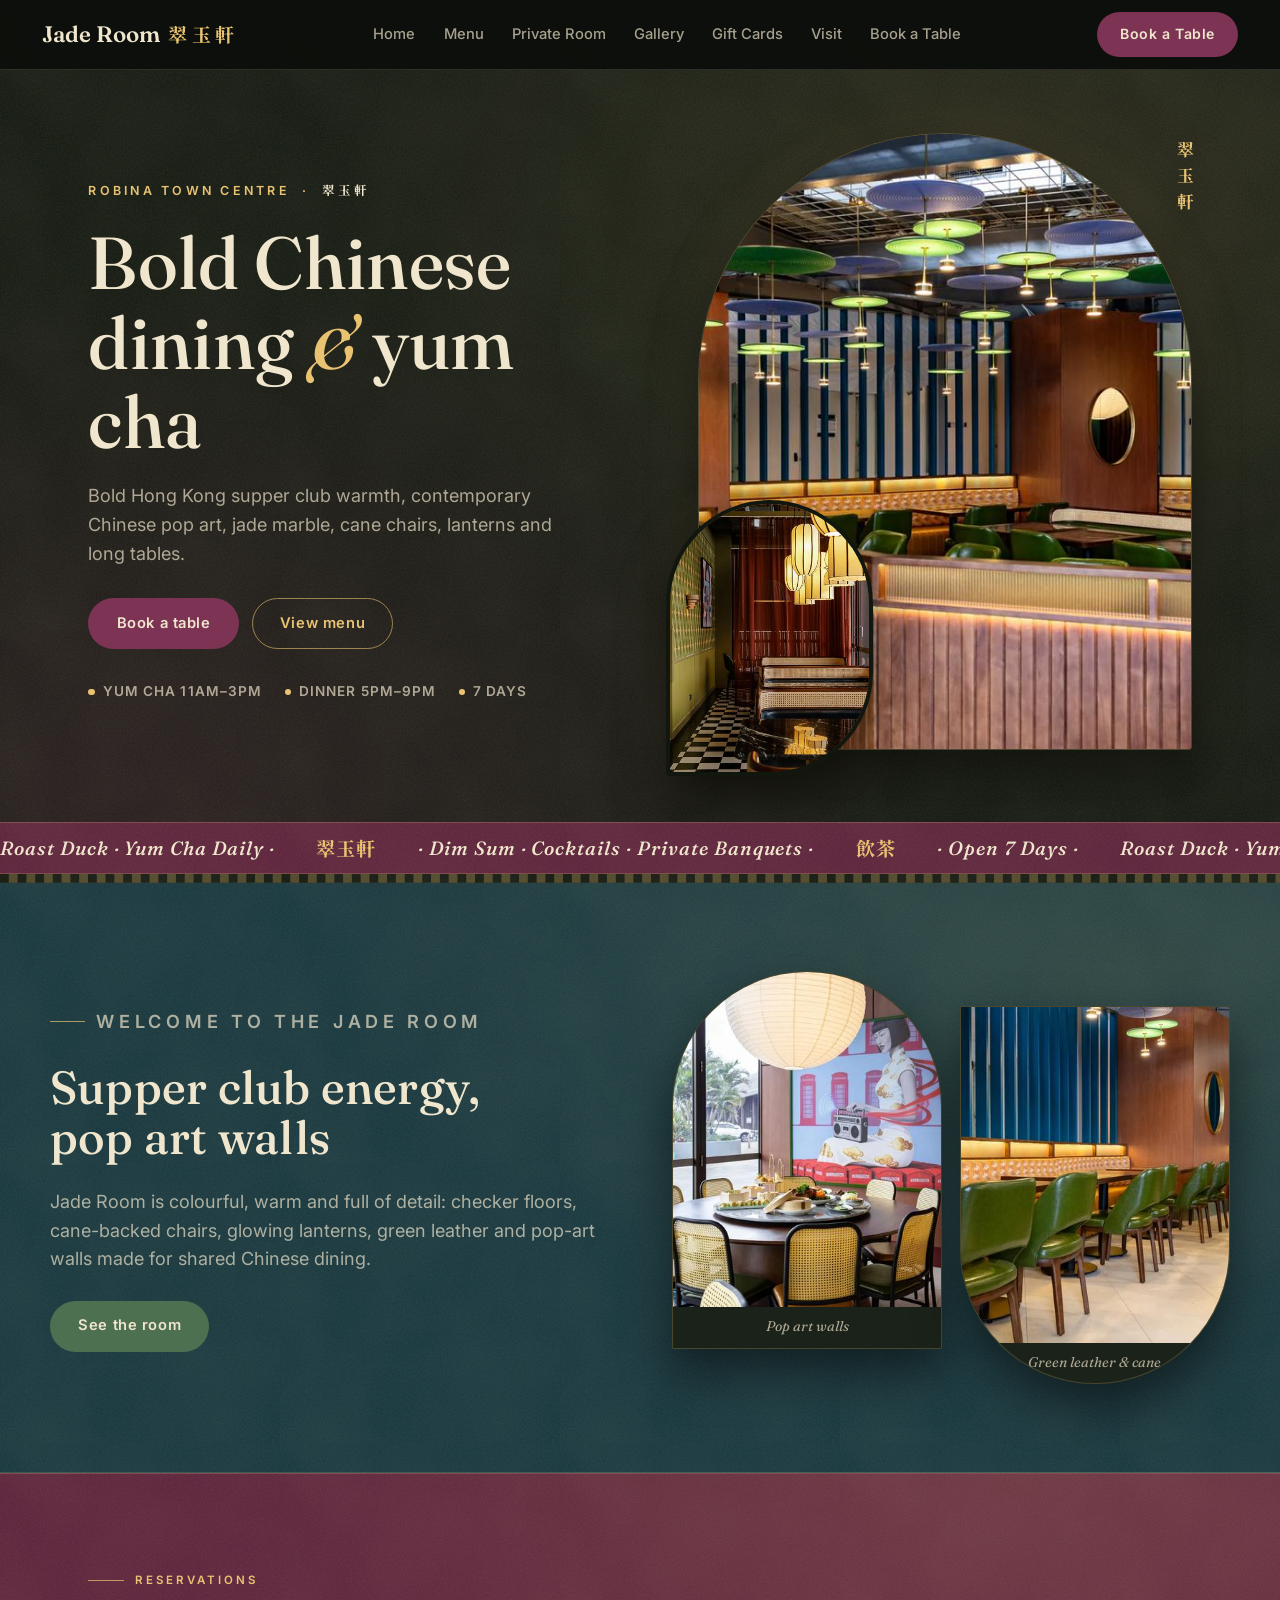
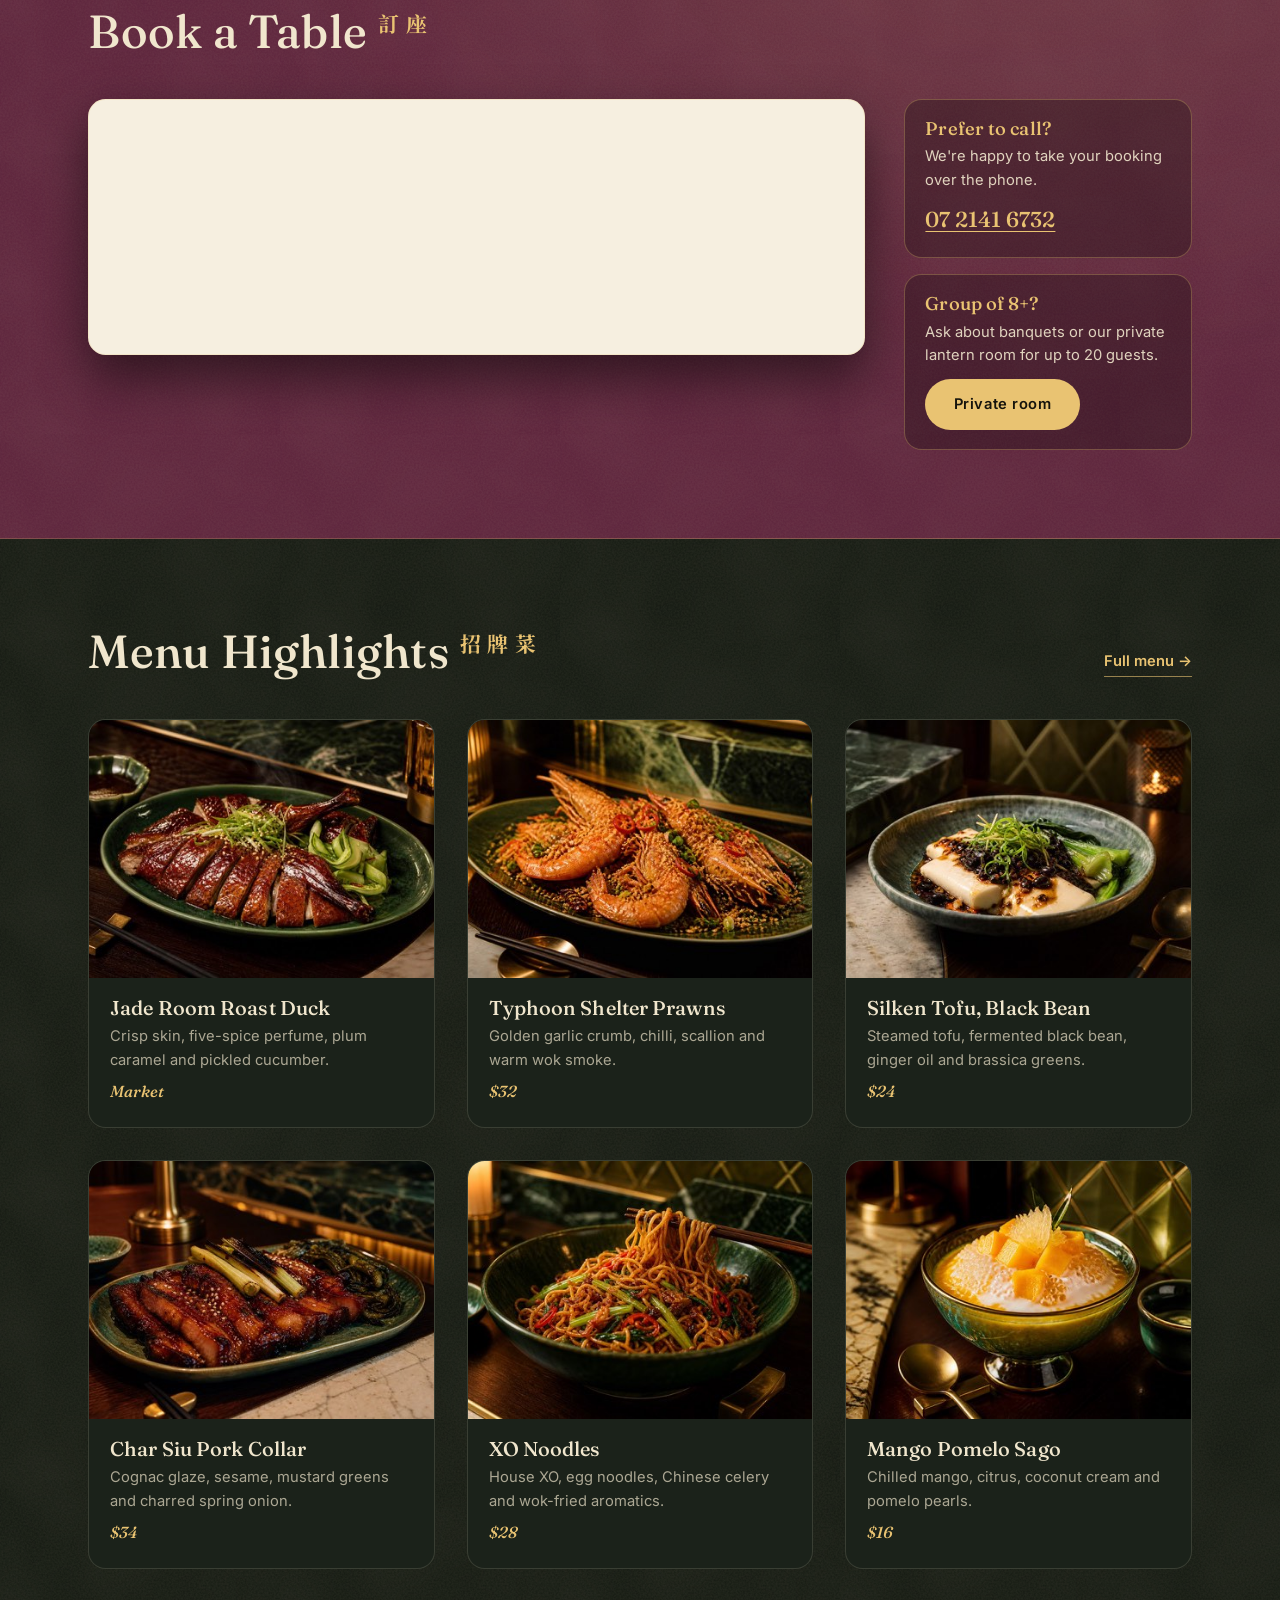
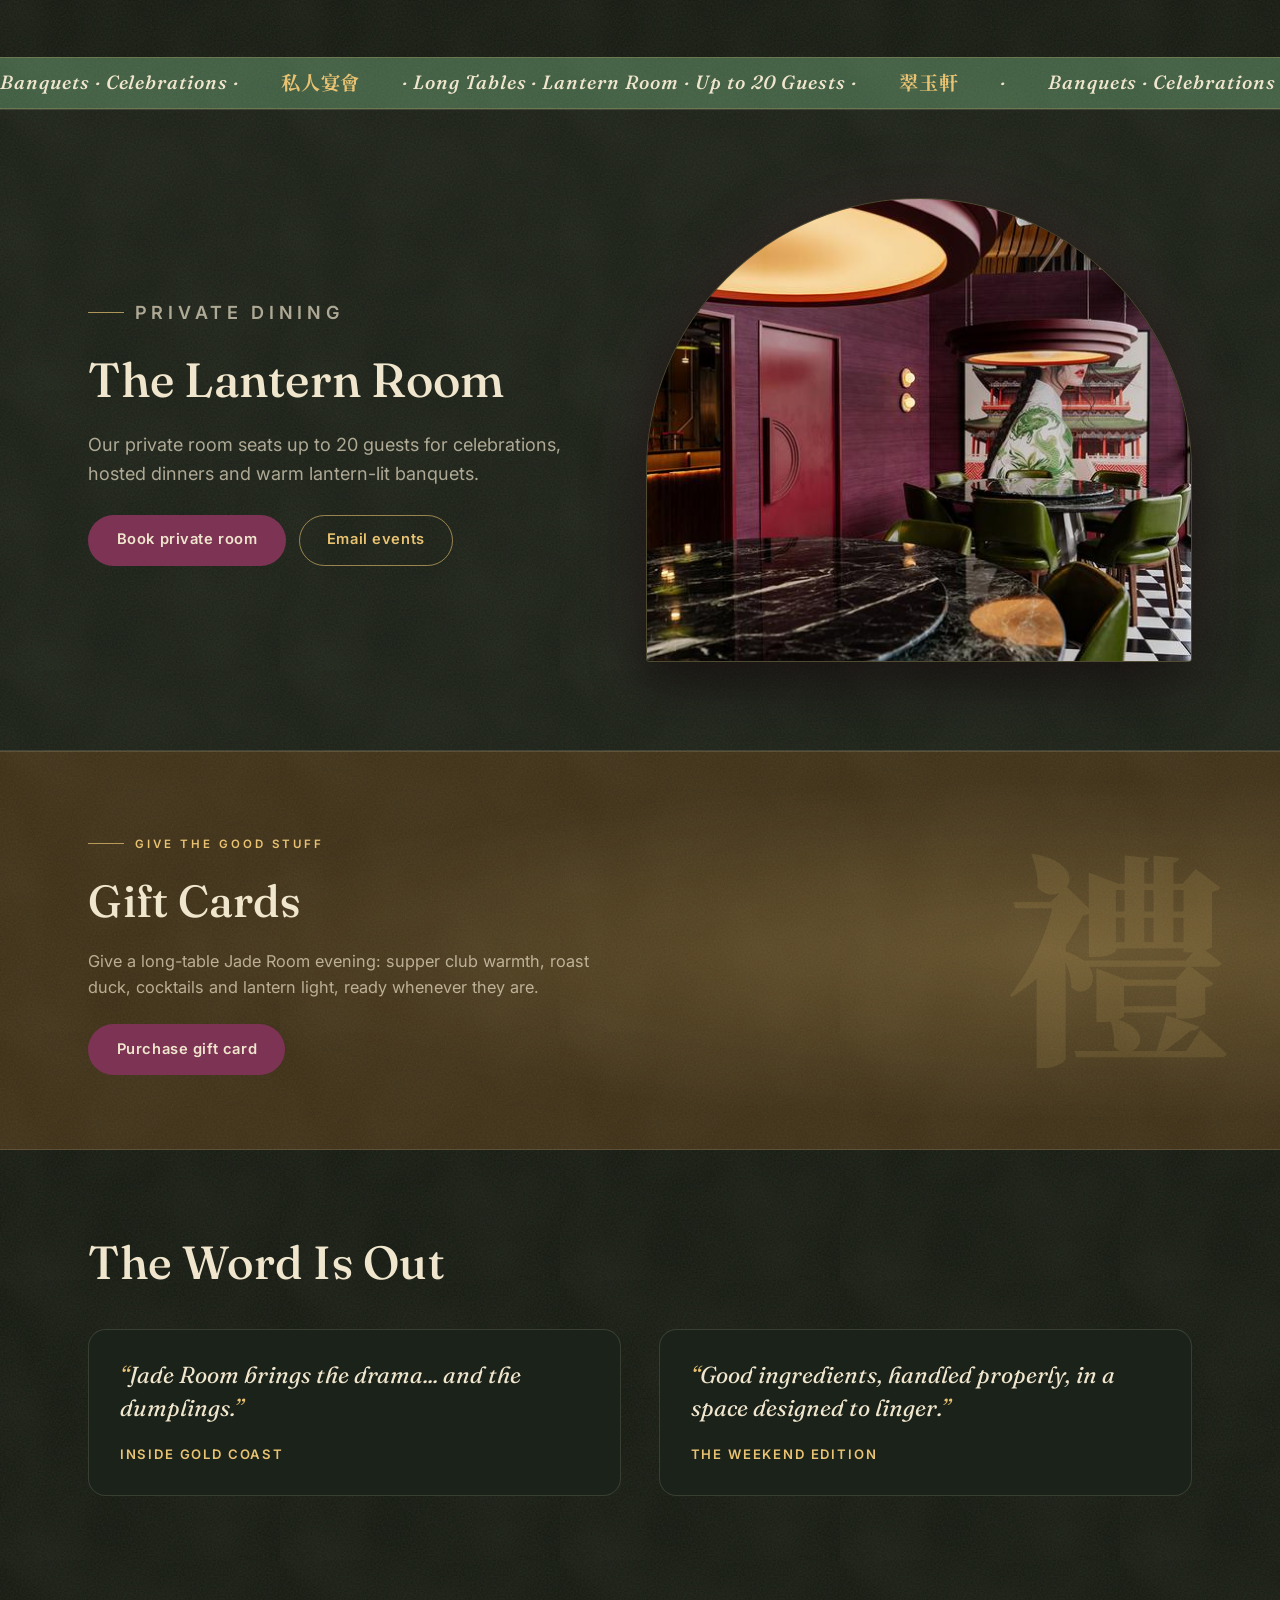
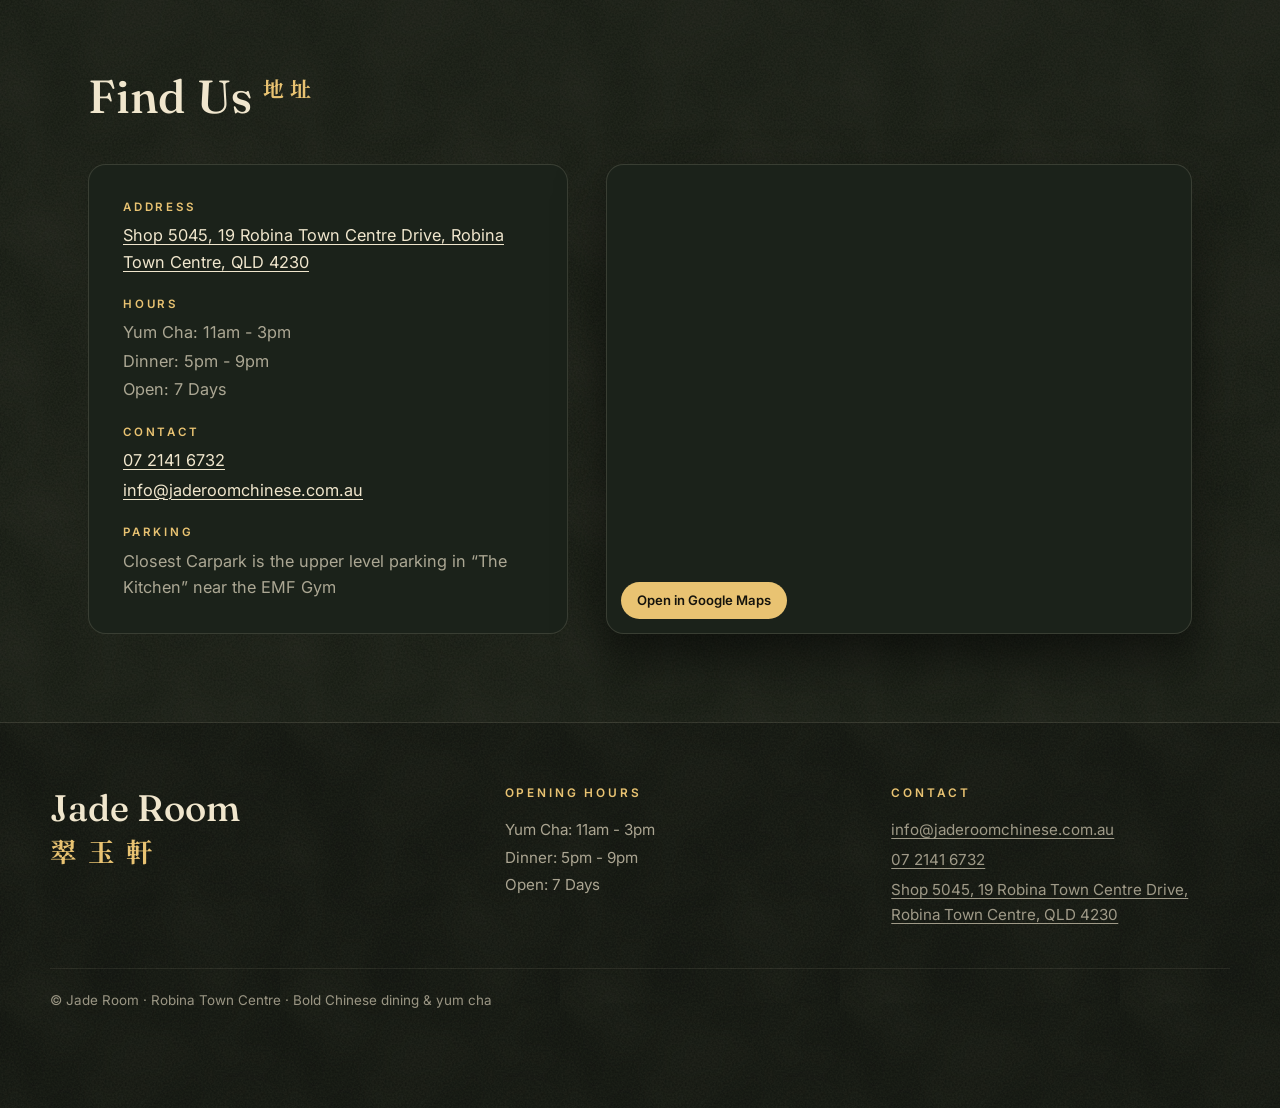
<file: index.html>
<!doctype html>
<html lang="en">
  <head>
    <meta charset="UTF-8" />
    <meta name="viewport" content="width=device-width, initial-scale=1.0" />
    <meta
      name="description"
      content="Jade Room — bold Hong Kong-style Chinese dining in Robina Town Centre. Yum cha daily, roast duck, cocktails, banquets and a private room. Book a table."
    />
    <title>Jade Room | 翠玉軒 | Chinese Dining &amp; Yum Cha, Robina</title>
    <link rel="canonical" href="https://www.jaderoomchinese.com.au/" />
    <meta property="og:type" content="restaurant" />
    <meta property="og:title" content="Jade Room | 翠玉軒" />
    <meta
      property="og:description"
      content="Bold Hong Kong-style Chinese dining in Robina. Yum cha daily, roast duck, cocktails, banquets and a private room."
    />
    <meta property="og:url" content="https://www.jaderoomchinese.com.au/" />
    <meta property="og:image" content="https://www.jaderoomchinese.com.au/assets/venue-fitout/main-dining-ceiling-1600.jpg" />
    <meta property="og:site_name" content="Jade Room" />
    <meta name="twitter:card" content="summary_large_image" />
    <link rel="preload" href="assets/venue-fitout/main-dining-ceiling-1000.jpg" as="image" />
    <link rel="preconnect" href="https://fonts.googleapis.com" />
    <link rel="preconnect" href="https://fonts.gstatic.com" crossorigin />
    <link
      href="https://fonts.googleapis.com/css2?family=Fraunces:ital,opsz,wght@0,9..144,400;0,9..144,600;0,9..144,700;1,9..144,400;1,9..144,600&family=Inter:wght@400;500;600;700&family=Noto+Serif+TC:wght@700;900&display=swap"
      rel="stylesheet"
    />
    <link rel="stylesheet" href="styles.css?v=jrd-2" />
    <script type="application/ld+json">
      {
        "@context": "https://schema.org",
        "@type": "Restaurant",
        "name": "Jade Room",
        "alternateName": "翠玉軒",
        "description": "Bold Hong Kong-style Chinese dining in Robina with yum cha, roast duck, banquets, cocktails and a private room.",
        "url": "https://www.jaderoomchinese.com.au/",
        "telephone": "+61721416732",
        "email": "info@jaderoomchinese.com.au",
        "servesCuisine": ["Chinese", "Dim Sum", "Yum Cha"],
        "priceRange": "$$",
        "acceptsReservations": true,
        "address": {
          "@type": "PostalAddress",
          "streetAddress": "Shop 5045, 19 Robina Town Centre Drive",
          "addressLocality": "Robina Town Centre",
          "addressRegion": "QLD",
          "postalCode": "4230",
          "addressCountry": "AU"
        },
        "hasMap": "https://maps.app.goo.gl/iH2ejvEQFr9DbDYf6",
        "openingHoursSpecification": [
          { "@type": "OpeningHoursSpecification", "dayOfWeek": ["Monday","Tuesday","Wednesday","Thursday","Friday","Saturday","Sunday"], "opens": "11:00", "closes": "15:00" },
          { "@type": "OpeningHoursSpecification", "dayOfWeek": ["Monday","Tuesday","Wednesday","Thursday","Friday","Saturday","Sunday"], "opens": "17:00", "closes": "21:00" }
        ],
        "menu": "https://www.jaderoomchinese.com.au/menu.html",
        "potentialAction": { "@type": "ReserveAction", "target": "https://www.jaderoomchinese.com.au/#bookings" }
      }
    </script>
    <meta name="theme-color" content="#11160f" />
    <meta property="og:locale" content="en_AU" />
    <script type="application/ld+json">
{
  "@context": "https://schema.org",
  "@type": "WebSite",
  "name": "Jade Room",
  "alternateName": "翠玉軒",
  "url": "https://www.jaderoomchinese.com.au/",
  "inLanguage": "en-AU"
}
    </script>
  </head>
  <body>
    <header class="site-header" aria-label="Primary navigation">
      <a class="brand-mark" href="#top" aria-label="Jade Room home">Jade Room <span class="zh">翠玉軒</span></a>
      <nav class="nav-links" id="mobile-menu" aria-label="Site sections">
        <a href="index.html">Home</a>
        <a href="menu.html">Menu</a>
        <a href="private-room.html">Private Room</a>
        <a href="gallery.html">Gallery</a>
        <a href="#gift-cards">Gift Cards</a>
        <a href="#visit">Visit</a>
        <a href="#bookings">Book a Table</a>
      </nav>
      <button class="mobile-menu-toggle" type="button" aria-expanded="false" aria-controls="mobile-menu">Menu</button>
      <a class="button primary header-action" href="#bookings">Book a Table</a>
    </header>

    <main id="top">
      <section class="hero">
        <div class="hero-grid">
          <div class="hero-content">
            <p class="hero-kicker">Robina Town Centre &nbsp;·&nbsp; <span class="zh">翠玉軒</span></p>
            <h1>Bold Chinese dining <em>&amp;</em> yum cha</h1>
            <p class="hero-copy" data-content="heroText">
              Bold Hong Kong supper club warmth, contemporary Chinese pop art,
              jade marble, cane chairs, lanterns and long tables.
            </p>
            <div class="hero-actions">
              <a class="button primary" href="#bookings">Book a table</a>
              <a class="button pink" href="menu.html">View menu</a>
            </div>
            <div class="hero-hours" aria-label="Opening hours">
              <span><i class="dot" aria-hidden="true"></i>Yum Cha 11am–3pm</span>
              <span><i class="dot" aria-hidden="true"></i>Dinner 5pm–9pm</span>
              <span><i class="dot" aria-hidden="true"></i>7 days</span>
            </div>
          </div>
          <div class="hero-art" aria-hidden="true">
            <span class="zh-vertical">翠玉軒</span>
            <figure class="arch-photo main">
              <img
                src="assets/venue-fitout/main-dining-ceiling-1000.jpg"
                srcset="
                  assets/venue-fitout/main-dining-ceiling-700.jpg    700w,
                  assets/venue-fitout/main-dining-ceiling-1000.jpg 1000w
                "
                sizes="(max-width: 820px) 90vw, 42vw"
                alt=""
                fetchpriority="high"
              />
            </figure>
            <figure class="arch-photo small">
              <img src="assets/venue-fitout/olive-checker-lanterns-700.jpg" alt="" loading="lazy" />
            </figure>
          </div>
        </div>
      </section>

      <div class="marquee" aria-hidden="true">
        <div class="marquee-track">
          <span>
            Roast Duck · Yum Cha Daily · <span class="zh">翠玉軒</span> · Dim Sum · Cocktails ·
            Private Banquets · <span class="zh">飲茶</span> · Open 7 Days ·
          </span>
        </div>
      </div>
      <div class="checker" aria-hidden="true"></div>

      <section class="intro-band" aria-label="Restaurant introduction">
        <div class="intro-copy">
          <p class="eyebrow">Welcome to the Jade Room</p>
          <h2>Supper club energy,<br />pop art walls</h2>
          <p data-content="introText">
            Jade Room is colourful, warm and full of detail: checker floors,
            cane-backed chairs, glowing lanterns, green leather and pop-art
            walls made for shared Chinese dining.
          </p>
          <a class="button jade" href="gallery.html">See the room</a>
        </div>
        <div class="intro-media" aria-hidden="true">
          <figure>
            <img src="assets/venue-fitout/round-table-pop-art-700.jpg" alt="" loading="lazy" />
            <figcaption>Pop art walls</figcaption>
          </figure>
          <figure>
            <img src="assets/venue-fitout/green-chair-booths-700.jpg" alt="" loading="lazy" />
            <figcaption>Green leather &amp; cane</figcaption>
          </figure>
        </div>
      </section>

      <div class="booking-wrap" id="bookings">
        <section class="section booking-section">
          <div>
            <p class="eyebrow">Reservations</p>
          </div>
          <div class="section-heading">
            <h2>Book a Table<span class="zh-tag" aria-hidden="true">訂座</span></h2>
          </div>
          <div class="booking-grid">
            <div class="booking-panel" data-opentable-widget></div>
            <aside class="booking-aside">
              <div class="aside-card">
                <h3>Prefer to call?</h3>
                <p>We're happy to take your booking over the phone.</p>
                <a class="tel" data-content="phone" href="tel:0721416732">07 2141 6732</a>
              </div>
              <div class="aside-card">
                <h3>Group of 8+?</h3>
                <p>Ask about banquets or our private lantern room for up to 20 guests.</p>
                <a class="button jade" href="private-room.html">Private room</a>
              </div>
            </aside>
          </div>
        </section>
      </div>

      <section class="section menu-section" id="menu">
        <div class="section-heading">
          <h2>Menu Highlights<span class="zh-tag" aria-hidden="true">招牌菜</span></h2>
          <a class="section-link" href="menu.html">Full menu →</a>
        </div>
        <div class="menu-grid" data-menu-list></div>
      </section>

      <div class="marquee jade on-top" aria-hidden="true">
        <div class="marquee-track">
          <span>
            Banquets · Celebrations · <span class="zh">私人宴會</span> · Long Tables ·
            Lantern Room · Up to 20 Guests · <span class="zh">翠玉軒</span> ·
          </span>
        </div>
      </div>

      <section class="feature-band" id="events">
        <div class="feature-inner">
          <div class="feature-copy">
            <p class="eyebrow">Private dining</p>
            <h2>The Lantern Room</h2>
            <p data-content="eventsText">
              Our private room seats up to 20 guests for celebrations, hosted
              dinners and warm lantern-lit banquets.
            </p>
            <div class="feature-actions">
              <a
                class="button primary on-dark"
                data-content="privateEventsUrl"
                href="https://www.opentable.com.au/private-dining/restaurant/307232/spaces/58b9b6af-80b0-4431-88c0-3da73ee19951?lang=en-AU"
                target="_blank"
                rel="noreferrer"
              >
                Book private room
              </a>
              <a class="button pink on-dark" data-content="privateEventsEmailUrl" href="mailto:info@jaderoomchinese.com.au">
                Email events
              </a>
            </div>
          </div>
          <figure class="feature-photo">
            <img
              src="assets/venue-fitout/private-lantern-room-1000.jpg"
              srcset="
                assets/venue-fitout/private-lantern-room-700.jpg    700w,
                assets/venue-fitout/private-lantern-room-1000.jpg 1000w,
                assets/venue-fitout/private-lantern-room-1600.jpg 1600w
              "
              sizes="(max-width: 820px) 100vw, 52vw"
              loading="lazy"
              alt="Private room at Jade Room with plum walls, green chairs, marble table and large pendant light"
            />
          </figure>
        </div>
      </section>

      <section class="gift-band" id="gift-cards">
        <span class="floating-zh" aria-hidden="true">禮</span>
        <div class="gift-inner">
          <div>
            <p class="eyebrow">Give the good stuff</p>
            <h2>Gift Cards</h2>
            <p data-content="giftCardText">
              Give a long-table Jade Room evening: supper club warmth, roast duck,
              cocktails and lantern light, ready whenever they are.
            </p>
            <a
              class="button primary"
              data-content="giftCardUrl"
              href="https://giftcards.nowbookit.com/cards/card-selection?accountid=c841d62d-257b-40e7-8a6b-1fed4b87f86e&amp;venueid=14619&amp;theme=light&amp;accent=95,124,138"
              target="_blank"
              rel="noreferrer"
            >
              Purchase gift card
            </a>
          </div>
        </div>
      </section>

      <section class="section press-section" aria-label="Press and reviews">
        <div class="section-heading">
          <h2>The Word Is Out</h2>
        </div>
        <div class="press-grid">
          <article class="press-card">
            <blockquote>Jade Room brings the drama... and the dumplings.</blockquote>
            <a href="https://www.insidegoldcoast.com.au/jade-room" target="_blank" rel="noreferrer">Inside Gold Coast</a>
          </article>
          <article class="press-card">
            <blockquote>Good ingredients, handled properly, in a space designed to linger.</blockquote>
            <a
              href="https://www.indailyqld.com.au/theweekendedition-goldcoast/food-drink/2026/04/01/jade-room-robina"
              target="_blank"
              rel="noreferrer"
            >
              The Weekend Edition
            </a>
          </article>
        </div>
      </section>

      <section class="section visit-section" id="visit">
        <div class="section-heading">
          <h2>Find Us<span class="zh-tag" aria-hidden="true">地址</span></h2>
        </div>
        <div class="visit-layout">
          <div class="visit-panel">
            <dl>
              <div>
                <dt>Address</dt>
                <dd>
                  <a data-content="address" data-map-link href="https://maps.app.goo.gl/iH2ejvEQFr9DbDYf6" target="_blank" rel="noreferrer">
                    Shop 5045, 19 Robina Town Centre Drive, Robina Town Centre, QLD 4230
                  </a>
                </dd>
              </div>
              <div>
                <dt>Hours</dt>
                <dd data-hours-list>
                  <span>Yum Cha: 11am - 3pm</span>
                  <span>Dinner: 5pm - 9pm</span>
                  <span>Open: 7 Days</span>
                </dd>
              </div>
              <div>
                <dt>Contact</dt>
                <dd>
                  <a data-content="phone" href="tel:0721416732">07 2141 6732</a>
                  <a data-content="email" href="mailto:info@jaderoomchinese.com.au">info@jaderoomchinese.com.au</a>
                </dd>
              </div>
              <div>
                <dt>Parking</dt>
                <dd data-content="parking">
                  Closest Carpark is the upper level parking in “The Kitchen” near the EMF Gym
                </dd>
              </div>
            </dl>
          </div>
          <div class="map-panel" aria-label="Google map to Jade Room">
            <iframe
              title="Google map to Jade Room at Robina Town Centre"
              src="https://www.google.com/maps?q=Shop%205045%2C%2019%20Robina%20Town%20Centre%20Drive%2C%20Robina%20Town%20Centre%2C%20QLD%204230&output=embed"
              loading="lazy"
              referrerpolicy="no-referrer-when-downgrade"
            ></iframe>
            <a class="map-link" data-content="mapUrl" href="https://maps.app.goo.gl/iH2ejvEQFr9DbDYf6" target="_blank" rel="noreferrer">
              Open in Google Maps
            </a>
          </div>
        </div>
      </section>
    </main>

    <footer class="site-footer">
      <div class="footer-inner">
        <div class="footer-wordmark">
          Jade Room
          <span class="zh">翠玉軒</span>
        </div>
        <div class="footer-info-block">
          <h2>Opening Hours</h2>
          <div data-hours-list>
            <span>Yum Cha: 11am - 3pm</span>
            <span>Dinner: 5pm - 9pm</span>
            <span>Open: 7 Days</span>
          </div>
        </div>
        <div class="footer-info-block">
          <h2>Contact</h2>
          <a data-content="email" href="mailto:info@jaderoomchinese.com.au">info@jaderoomchinese.com.au</a>
          <a data-content="phone" href="tel:0721416732">07 2141 6732</a>
          <a data-content="address" data-map-link href="https://maps.app.goo.gl/iH2ejvEQFr9DbDYf6" target="_blank" rel="noreferrer">
            Shop 5045, 19 Robina Town Centre Drive, Robina Town Centre, QLD 4230
          </a>
        </div>
      </div>
      <p class="footer-note">© Jade Room · Robina Town Centre · Bold Chinese dining &amp; yum cha</p>
    </footer>

    <div class="mobile-action-bar" aria-label="Quick actions">
      <a class="button jade" data-tel-link href="tel:0721416732">Call</a>
      <a class="button primary" href="#bookings">Book a table</a>
    </div>

    <script src="content-data.js?v=jrd-2"></script>
    <script src="script.js?v=jrd-3"></script>
  </body>
</html>
</file>
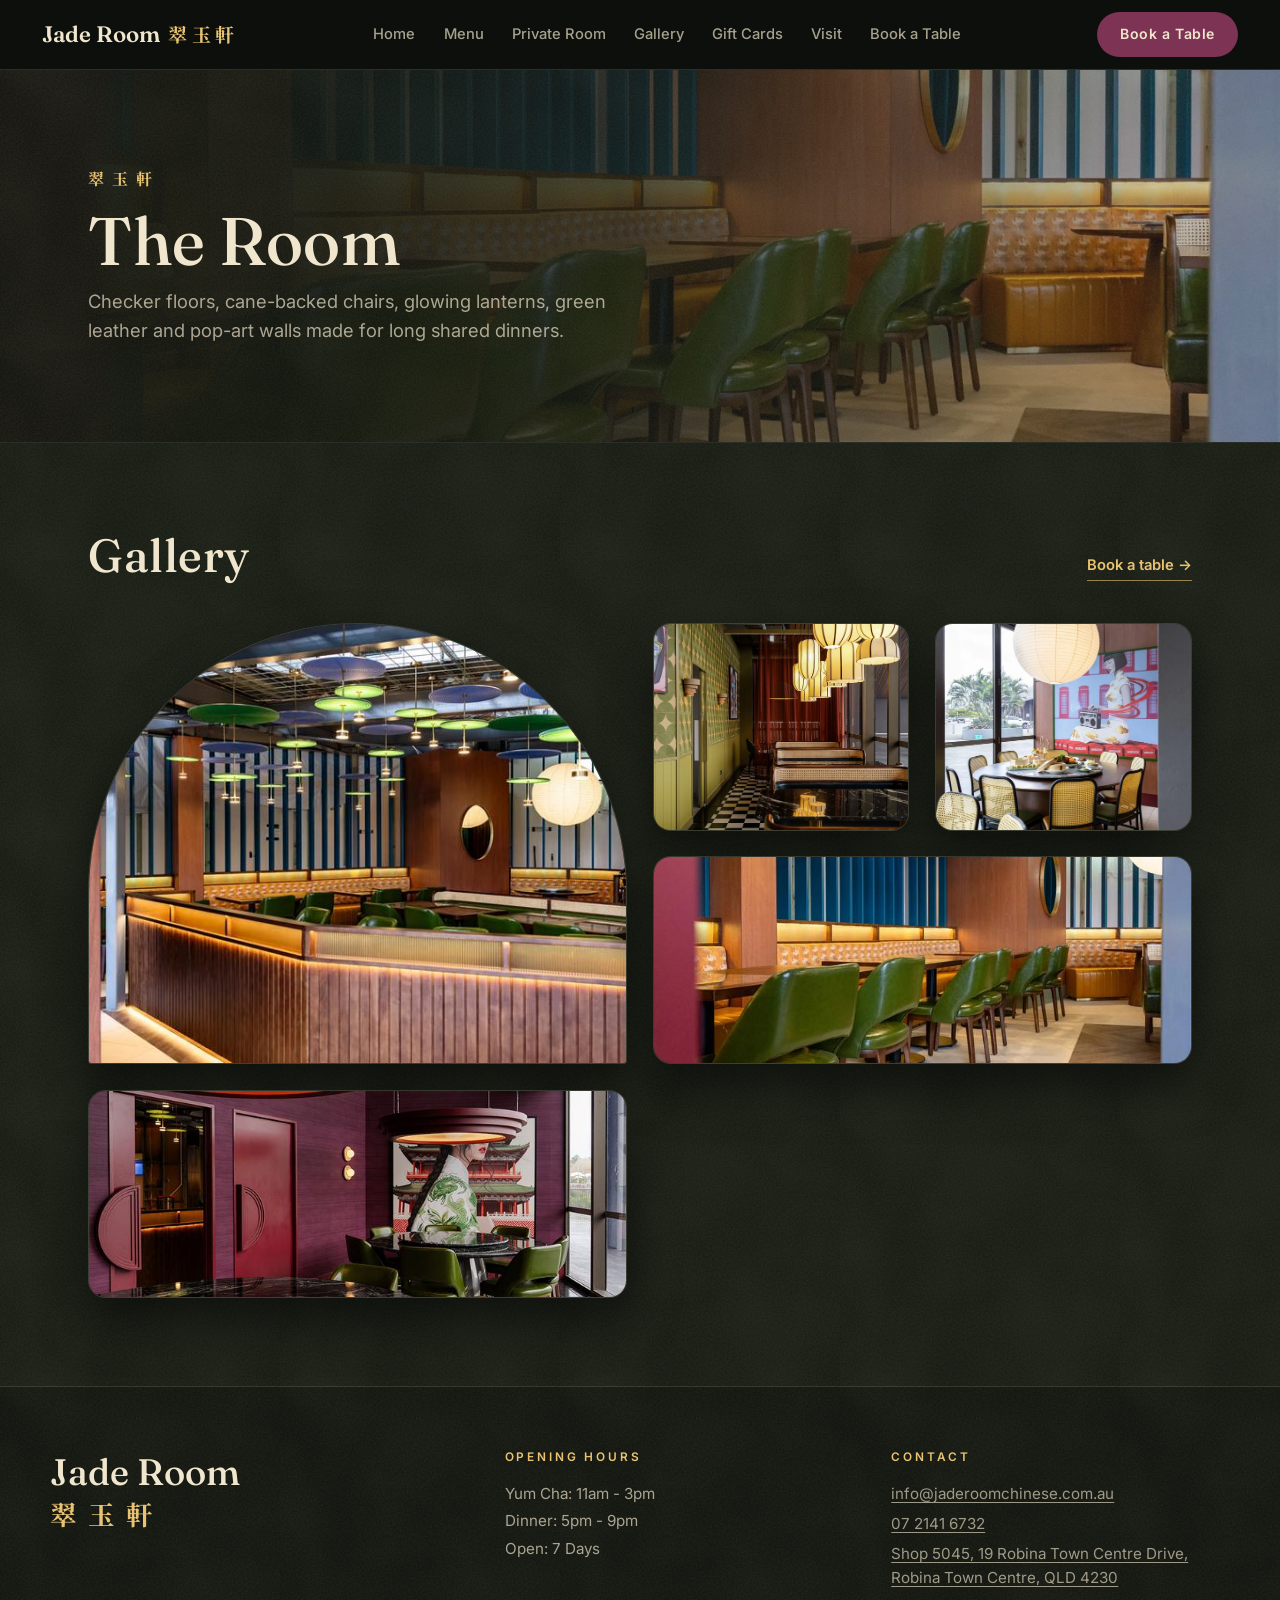
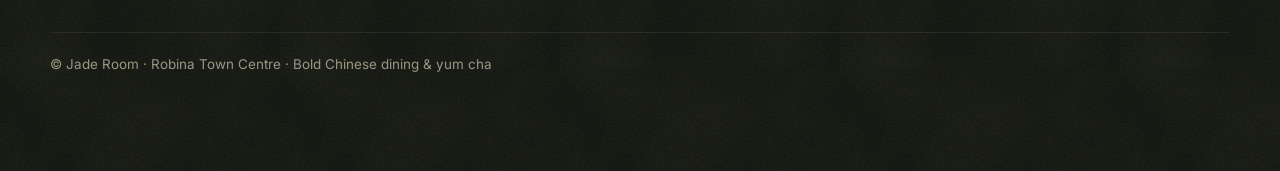
<file: gallery.html>
<!doctype html>
<html lang="en">
  <head>
    <meta charset="UTF-8" />
    <meta name="viewport" content="width=device-width, initial-scale=1.0" />
    <meta name="description" content="Inside Jade Room, Robina Town Centre: checker floors, cane chairs, lanterns, green leather booths, pop-art walls and the private lantern room." />
    <title>Gallery | Jade Room | Chinese Restaurant Robina Town Centre</title>
    <link rel="canonical" href="https://www.jaderoomchinese.com.au/gallery.html" />
    <meta property="og:title" content="Gallery | Jade Room | Chinese Restaurant Robina Town Centre" />
    <meta property="og:description" content="Inside Jade Room, Robina Town Centre: checker floors, cane chairs, lanterns, green leather booths, pop-art walls and the private lantern room." />
    <meta property="og:image" content="https://www.jaderoomchinese.com.au/assets/responsive/jade-room-food-1100.jpg" />
    <meta property="og:site_name" content="Jade Room" />
    <meta name="twitter:card" content="summary_large_image" />
    <link rel="preconnect" href="https://fonts.googleapis.com" />
    <link rel="preconnect" href="https://fonts.gstatic.com" crossorigin />
    <link
      href="https://fonts.googleapis.com/css2?family=Fraunces:ital,opsz,wght@0,9..144,400;0,9..144,600;0,9..144,700;1,9..144,400;1,9..144,600&family=Inter:wght@400;500;600;700&family=Noto+Serif+TC:wght@700;900&display=swap"
      rel="stylesheet"
    />
    <link rel="stylesheet" href="styles.css?v=jrd-2" />
    <meta name="theme-color" content="#11160f" />
    <meta property="og:locale" content="en_AU" />
    <meta property="og:url" content="https://www.jaderoomchinese.com.au/gallery.html" />
    <meta property="og:type" content="website" />
    <script type="application/ld+json">
{
  "@context": "https://schema.org",
  "@type": "BreadcrumbList",
  "itemListElement": [
    {
      "@type": "ListItem",
      "position": 1,
      "name": "Home",
      "item": "https://www.jaderoomchinese.com.au/"
    },
    {
      "@type": "ListItem",
      "position": 2,
      "name": "Gallery",
      "item": "https://www.jaderoomchinese.com.au/gallery.html"
    }
  ]
}
    </script>
  </head>
  <body>
    <header class="site-header" aria-label="Primary navigation">
      <a class="brand-mark" href="index.html" aria-label="Jade Room home">Jade Room <span class="zh">翠玉軒</span></a>
      <nav class="nav-links" id="mobile-menu" aria-label="Site sections">
        <a href="index.html">Home</a>
        <a href="menu.html">Menu</a>
        <a href="private-room.html">Private Room</a>
        <a href="gallery.html">Gallery</a>
        <a href="index.html#gift-cards">Gift Cards</a>
        <a href="index.html#visit">Visit</a>
        <a href="index.html#bookings">Book a Table</a>
      </nav>
      <button class="mobile-menu-toggle" type="button" aria-expanded="false" aria-controls="mobile-menu">Menu</button>
      <a class="button primary header-action" href="index.html#bookings">Book a Table</a>
    </header>

    <main>
      <section class="page-hero">
        <div class="page-hero-media" style="background-image: url('assets/venue-fitout/green-chair-booths-1600.jpg')" aria-hidden="true"></div>
        <div class="page-hero-inner">
          <p class="hero-zh" aria-hidden="true">翠玉軒</p>
          <h1>The Room</h1>
          <p class="lede">
            Checker floors, cane-backed chairs, glowing lanterns, green leather
            and pop-art walls made for long shared dinners.
          </p>
        </div>
      </section>

      <section class="section">
        <div class="section-heading">
          <h2>Gallery</h2>
          <a class="section-link" href="index.html#bookings">Book a table →</a>
        </div>
        <div class="gallery-grid">
          <figure class="visual-tile large">
            <img src="assets/venue-fitout/main-dining-ceiling-1000.jpg"
              srcset="assets/venue-fitout/main-dining-ceiling-700.jpg 700w, assets/venue-fitout/main-dining-ceiling-1000.jpg 1000w, assets/venue-fitout/main-dining-ceiling-1600.jpg 1600w"
              sizes="(max-width: 540px) 100vw, (max-width: 980px) 100vw, 50vw"
              loading="lazy" alt="Main dining room at Jade Room with lantern-lined ceiling and long tables" />
          </figure>
          <figure class="visual-tile">
            <img src="assets/venue-fitout/olive-checker-lanterns-700.jpg"
              srcset="assets/venue-fitout/olive-checker-lanterns-700.jpg 700w, assets/venue-fitout/olive-checker-lanterns-1000.jpg 1000w"
              sizes="(max-width: 540px) 100vw, 25vw"
              loading="lazy" alt="Olive banquettes, checker floor and glowing lanterns" />
          </figure>
          <figure class="visual-tile">
            <img src="assets/venue-fitout/round-table-pop-art-700.jpg"
              srcset="assets/venue-fitout/round-table-pop-art-700.jpg 700w, assets/venue-fitout/round-table-pop-art-1000.jpg 1000w"
              sizes="(max-width: 540px) 100vw, 25vw"
              loading="lazy" alt="Round marble table in front of contemporary Chinese pop art" />
          </figure>
          <figure class="visual-tile wide">
            <img src="assets/venue-fitout/green-chair-booths-1000.jpg"
              srcset="assets/venue-fitout/green-chair-booths-700.jpg 700w, assets/venue-fitout/green-chair-booths-1000.jpg 1000w, assets/venue-fitout/green-chair-booths-1600.jpg 1600w"
              sizes="(max-width: 540px) 100vw, 50vw"
              loading="lazy" alt="Green leather booths and cane chairs at Jade Room" />
          </figure>
          <figure class="visual-tile wide">
            <img src="assets/venue-fitout/private-lantern-room-1000.jpg"
              srcset="assets/venue-fitout/private-lantern-room-700.jpg 700w, assets/venue-fitout/private-lantern-room-1000.jpg 1000w, assets/venue-fitout/private-lantern-room-1600.jpg 1600w"
              sizes="(max-width: 540px) 100vw, 50vw"
              loading="lazy" alt="Private lantern room with plum walls and marble table" />
          </figure>
        </div>
      </section>
    </main>

    <footer class="site-footer">
      <div class="footer-inner">
        <div class="footer-wordmark">
          Jade Room
          <span class="zh">翠玉軒</span>
        </div>
        <div class="footer-info-block">
          <h2>Opening Hours</h2>
          <div data-hours-list>
            <span>Yum Cha: 11am - 3pm</span>
            <span>Dinner: 5pm - 9pm</span>
            <span>Open: 7 Days</span>
          </div>
        </div>
        <div class="footer-info-block">
          <h2>Contact</h2>
          <a data-content="email" href="mailto:info@jaderoomchinese.com.au">info@jaderoomchinese.com.au</a>
          <a data-content="phone" href="tel:0721416732">07 2141 6732</a>
          <a data-content="address" data-map-link href="https://maps.app.goo.gl/iH2ejvEQFr9DbDYf6" target="_blank" rel="noreferrer">
            Shop 5045, 19 Robina Town Centre Drive, Robina Town Centre, QLD 4230
          </a>
        </div>
      </div>
      <p class="footer-note">© Jade Room · Robina Town Centre · Bold Chinese dining &amp; yum cha</p>
    </footer>

    <div class="mobile-action-bar" aria-label="Quick actions">
      <a class="button jade" data-tel-link href="tel:0721416732">Call</a>
      <a class="button primary" href="index.html#bookings">Book a table</a>
    </div>

    <script src="content-data.js?v=jrd-2"></script>
    <script src="script.js?v=jrd-3"></script>
  </body>
</html>
</file>
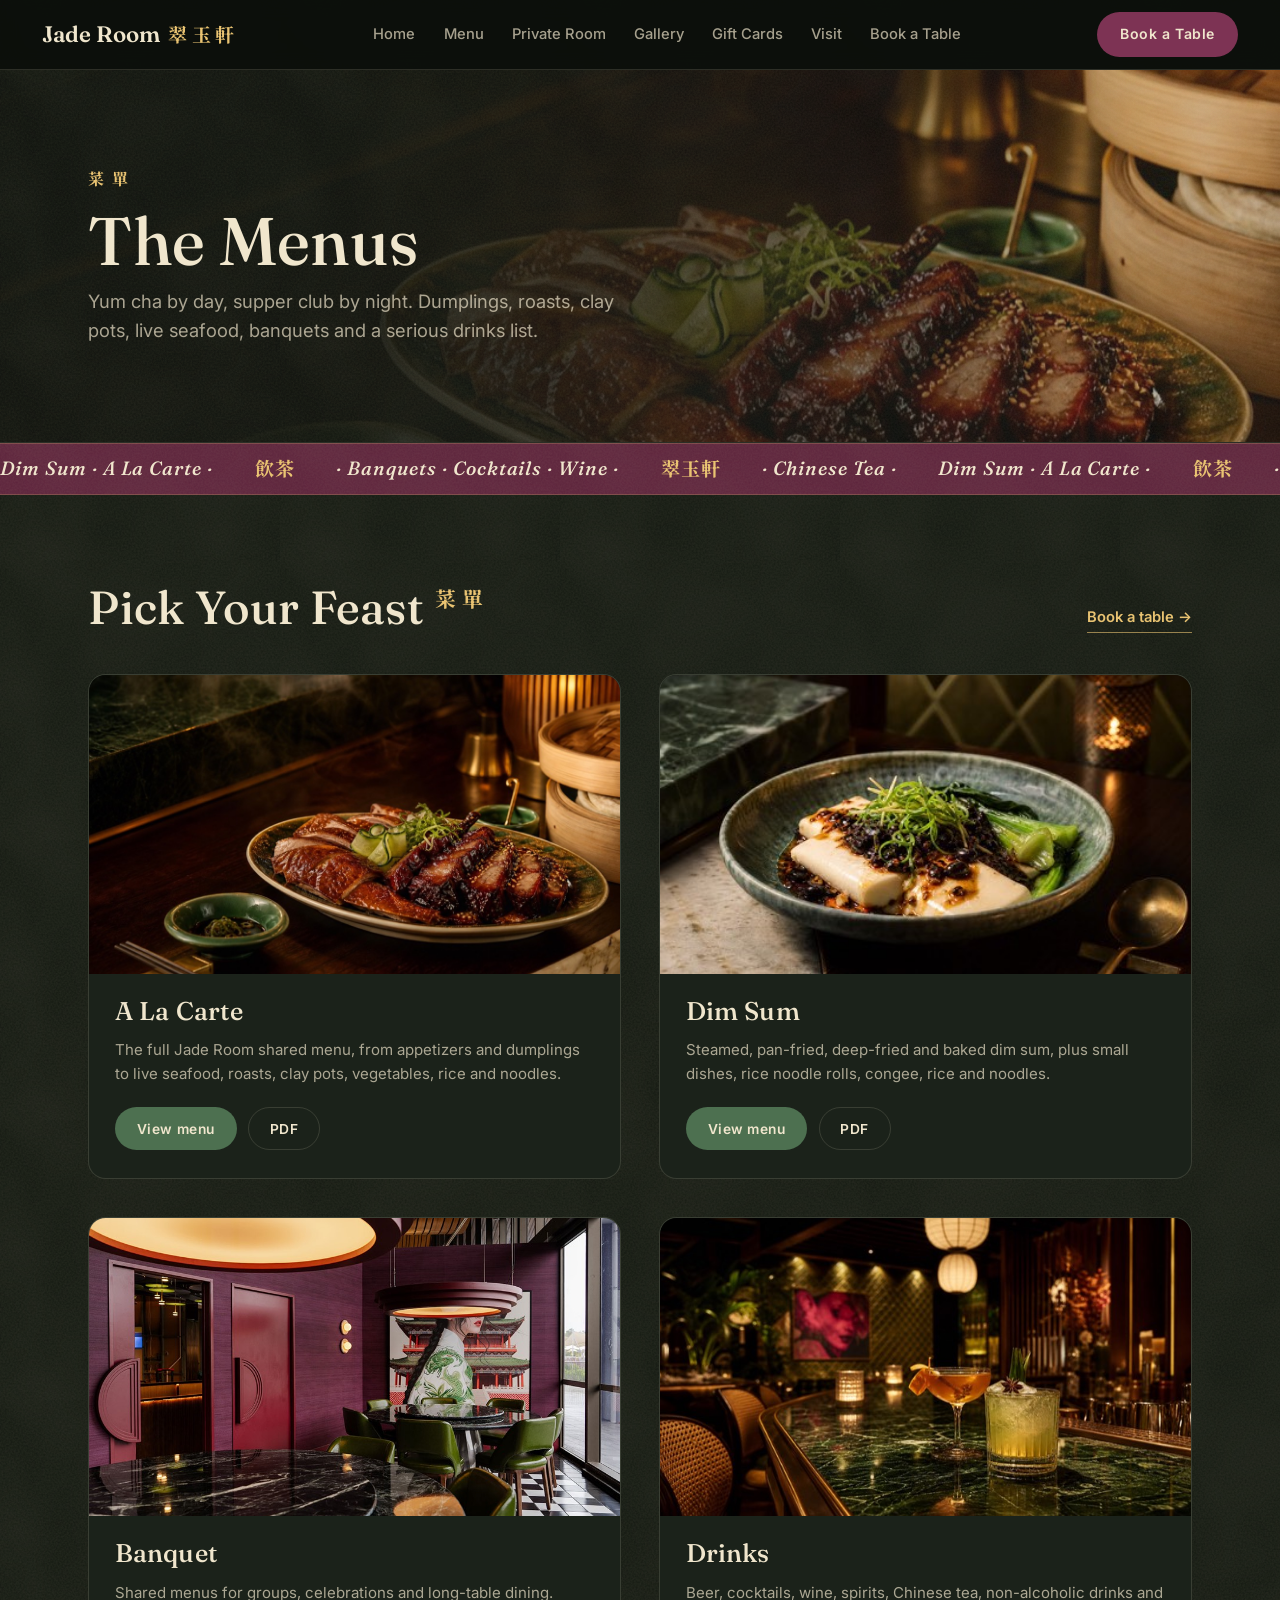
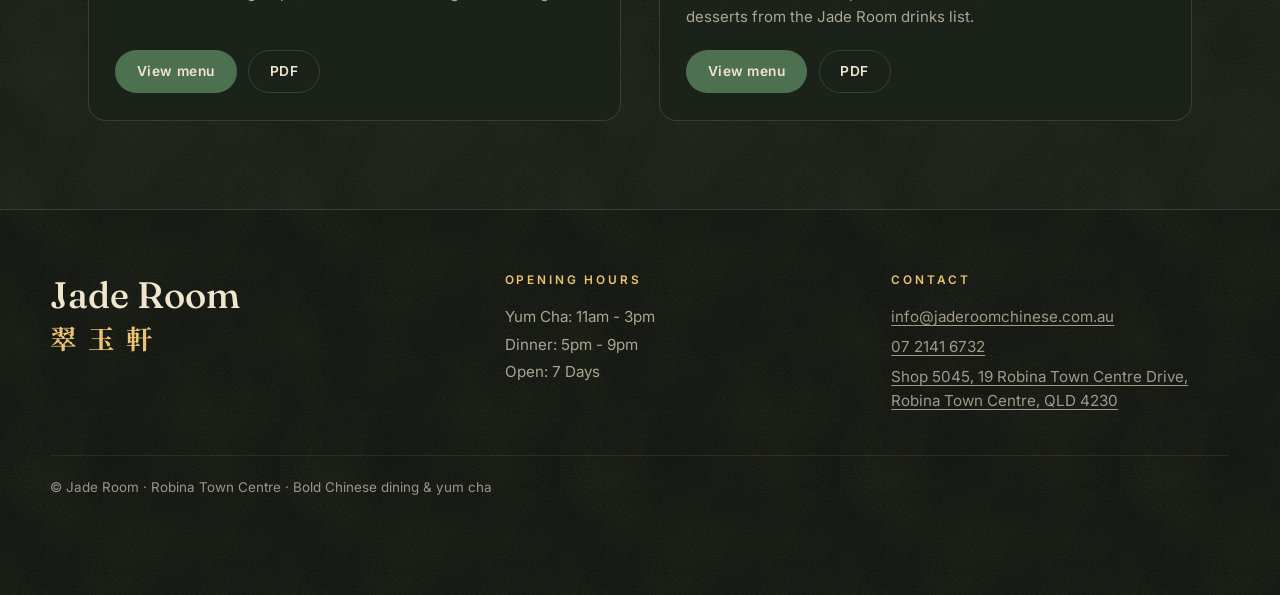
<file: menu.html>
<!doctype html>
<html lang="en">
  <head>
    <meta charset="UTF-8" />
    <meta name="viewport" content="width=device-width, initial-scale=1.0" />
    <meta name="description" content="Jade Room menus in Robina Town Centre, Gold Coast: dim sum and yum cha, a la carte Chinese dining, banquet feasts and drinks. View menus or download PDFs." />
    <title>Menus | Jade Room | Yum Cha &amp; Chinese Dining Robina</title>
    <link rel="canonical" href="https://www.jaderoomchinese.com.au/menu.html" />
    <meta property="og:title" content="Menus | Jade Room | Yum Cha &amp; Chinese Dining Robina" />
    <meta property="og:description" content="Jade Room menus in Robina Town Centre, Gold Coast: dim sum and yum cha, a la carte Chinese dining, banquet feasts and drinks. View menus or download PDFs." />
    <meta property="og:image" content="https://www.jaderoomchinese.com.au/assets/responsive/jade-room-food-1100.jpg" />
    <meta property="og:site_name" content="Jade Room" />
    <meta name="twitter:card" content="summary_large_image" />
    <link rel="preconnect" href="https://fonts.googleapis.com" />
    <link rel="preconnect" href="https://fonts.gstatic.com" crossorigin />
    <link
      href="https://fonts.googleapis.com/css2?family=Fraunces:ital,opsz,wght@0,9..144,400;0,9..144,600;0,9..144,700;1,9..144,400;1,9..144,600&family=Inter:wght@400;500;600;700&family=Noto+Serif+TC:wght@700;900&display=swap"
      rel="stylesheet"
    />
    <link rel="stylesheet" href="styles.css?v=jrd-2" />
    <meta name="theme-color" content="#11160f" />
    <meta property="og:locale" content="en_AU" />
    <meta property="og:url" content="https://www.jaderoomchinese.com.au/menu.html" />
    <meta property="og:type" content="website" />
    <script type="application/ld+json">
{
  "@context": "https://schema.org",
  "@type": "BreadcrumbList",
  "itemListElement": [
    {
      "@type": "ListItem",
      "position": 1,
      "name": "Home",
      "item": "https://www.jaderoomchinese.com.au/"
    },
    {
      "@type": "ListItem",
      "position": 2,
      "name": "Menus",
      "item": "https://www.jaderoomchinese.com.au/menu.html"
    }
  ]
}
    </script>
    <script type="application/ld+json">
{
  "@context": "https://schema.org",
  "@type": "ItemList",
  "name": "Jade Room Menus",
  "itemListElement": [
    {
      "@type": "ListItem",
      "position": 1,
      "name": "A La Carte",
      "url": "https://www.jaderoomchinese.com.au/menu/a-la-carte.html"
    },
    {
      "@type": "ListItem",
      "position": 2,
      "name": "Dim Sum",
      "url": "https://www.jaderoomchinese.com.au/menu/dim-sum.html"
    },
    {
      "@type": "ListItem",
      "position": 3,
      "name": "Banquet",
      "url": "https://www.jaderoomchinese.com.au/menu/banquet.html"
    },
    {
      "@type": "ListItem",
      "position": 4,
      "name": "Drinks",
      "url": "https://www.jaderoomchinese.com.au/menu/drinks.html"
    }
  ]
}
    </script>
  </head>
  <body>
    <header class="site-header" aria-label="Primary navigation">
      <a class="brand-mark" href="index.html" aria-label="Jade Room home">Jade Room <span class="zh">翠玉軒</span></a>
      <nav class="nav-links" id="mobile-menu" aria-label="Site sections">
        <a href="index.html">Home</a>
        <a href="menu.html">Menu</a>
        <a href="private-room.html">Private Room</a>
        <a href="gallery.html">Gallery</a>
        <a href="index.html#gift-cards">Gift Cards</a>
        <a href="index.html#visit">Visit</a>
        <a href="index.html#bookings">Book a Table</a>
      </nav>
      <button class="mobile-menu-toggle" type="button" aria-expanded="false" aria-controls="mobile-menu">Menu</button>
      <a class="button primary header-action" href="index.html#bookings">Book a Table</a>
    </header>

    <main>
      <section class="page-hero">
        <div class="page-hero-media" style="background-image: url('assets/responsive/jade-room-food-1100.jpg')" aria-hidden="true"></div>
        <div class="page-hero-inner">
          <p class="hero-zh" aria-hidden="true">菜單</p>
          <h1>The Menus</h1>
          <p class="lede">
            Yum cha by day, supper club by night. Dumplings, roasts, clay pots,
            live seafood, banquets and a serious drinks list.
          </p>
        </div>
      </section>

      <div class="marquee" aria-hidden="true">
        <div class="marquee-track">
          <span>
            Dim Sum · A La Carte · <span class="zh">飲茶</span> · Banquets · Cocktails ·
            Wine · <span class="zh">翠玉軒</span> · Chinese Tea ·
          </span>
        </div>
      </div>

      <section class="section">
        <div class="section-heading">
          <h2>Pick Your Feast<span class="zh-tag" aria-hidden="true">菜單</span></h2>
          <a class="section-link" href="index.html#bookings">Book a table →</a>
        </div>
        <div class="menu-directory" data-menu-directory></div>
      </section>
    </main>

    <footer class="site-footer">
      <div class="footer-inner">
        <div class="footer-wordmark">
          Jade Room
          <span class="zh">翠玉軒</span>
        </div>
        <div class="footer-info-block">
          <h2>Opening Hours</h2>
          <div data-hours-list>
            <span>Yum Cha: 11am - 3pm</span>
            <span>Dinner: 5pm - 9pm</span>
            <span>Open: 7 Days</span>
          </div>
        </div>
        <div class="footer-info-block">
          <h2>Contact</h2>
          <a data-content="email" href="mailto:info@jaderoomchinese.com.au">info@jaderoomchinese.com.au</a>
          <a data-content="phone" href="tel:0721416732">07 2141 6732</a>
          <a data-content="address" data-map-link href="https://maps.app.goo.gl/iH2ejvEQFr9DbDYf6" target="_blank" rel="noreferrer">
            Shop 5045, 19 Robina Town Centre Drive, Robina Town Centre, QLD 4230
          </a>
        </div>
      </div>
      <p class="footer-note">© Jade Room · Robina Town Centre · Bold Chinese dining &amp; yum cha</p>
    </footer>

    <div class="mobile-action-bar" aria-label="Quick actions">
      <a class="button jade" data-tel-link href="tel:0721416732">Call</a>
      <a class="button primary" href="index.html#bookings">Book a table</a>
    </div>

    <script src="content-data.js?v=jrd-2"></script>
    <script src="script.js?v=jrd-3"></script>
  </body>
</html>
</file>
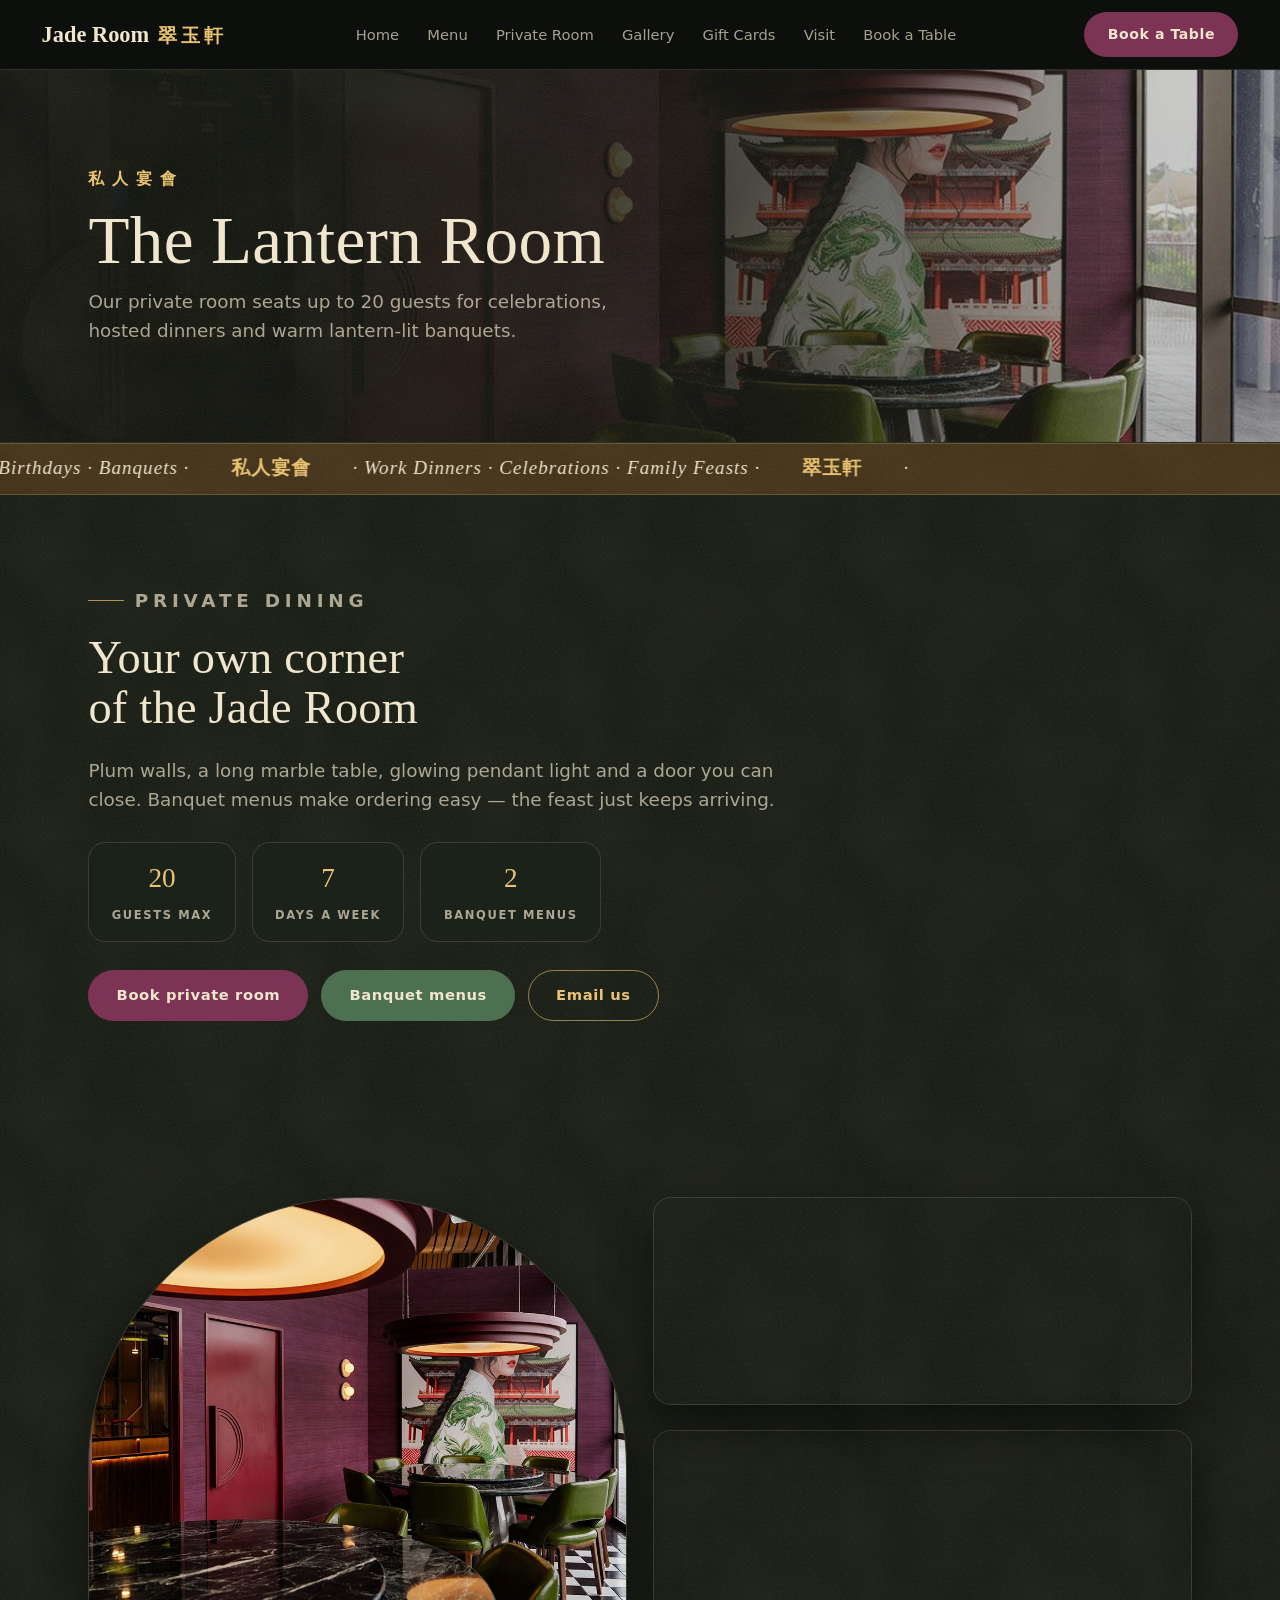
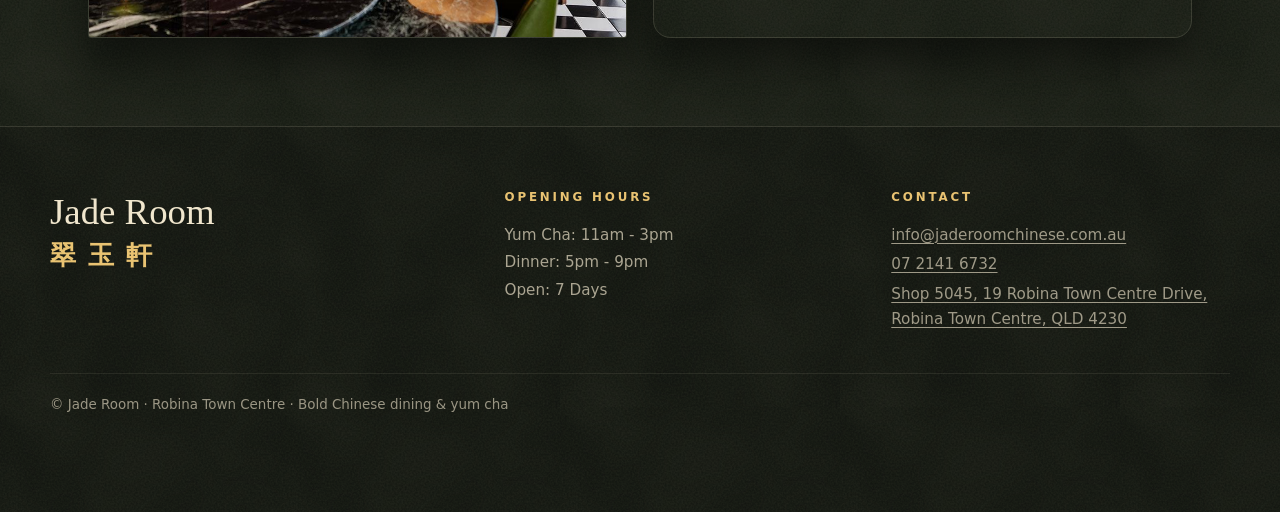
<file: private-events.html>
<!doctype html>
<html lang="en">
  <head>
    <meta charset="UTF-8" />
    <meta http-equiv="refresh" content="0; url=/private-room.html" />
    <meta name="viewport" content="width=device-width, initial-scale=1.0" />
    <title>Private Room | Jade Room</title>
    <meta name="robots" content="noindex, follow" />
    <link rel="canonical" href="https://www.jaderoomchinese.com.au/private-room.html" />
  </head>
  <body>
    <p><a href="/private-room.html">Private Room</a></p>
  </body>
</html>
</file>
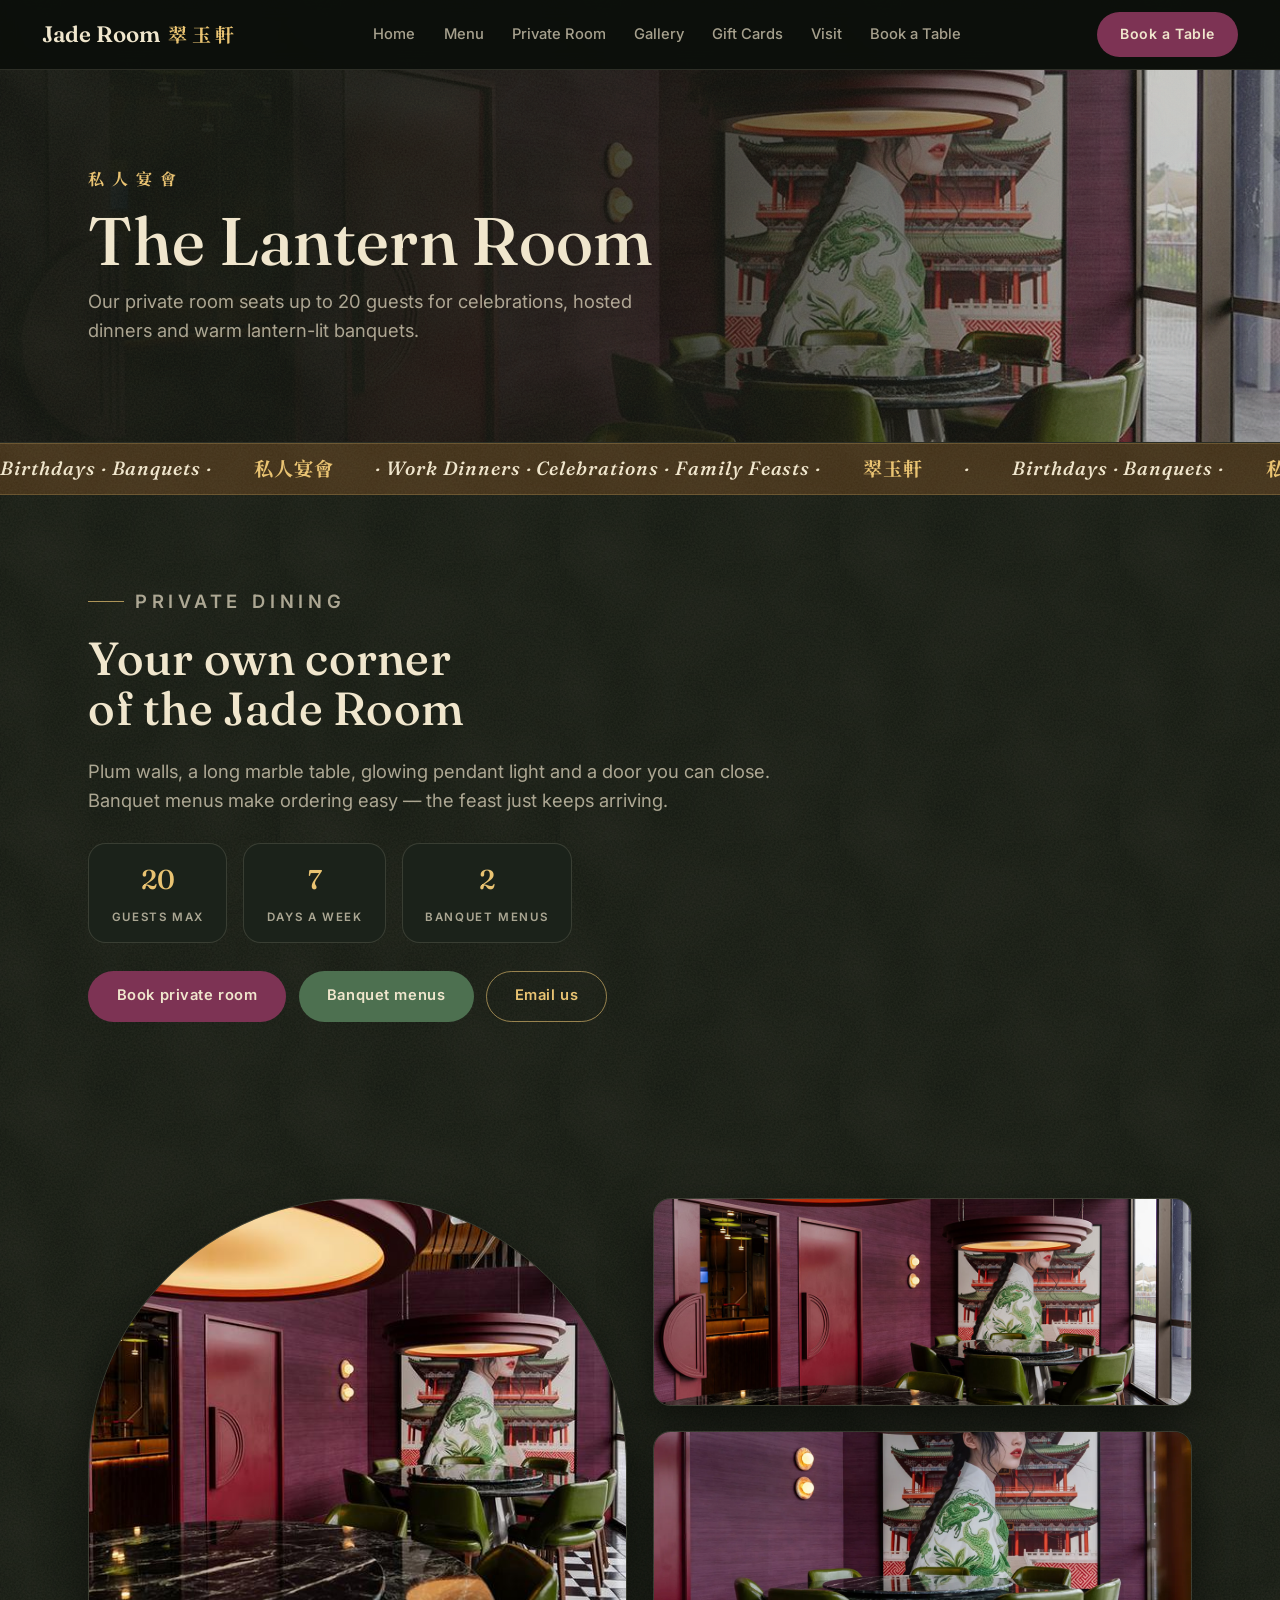
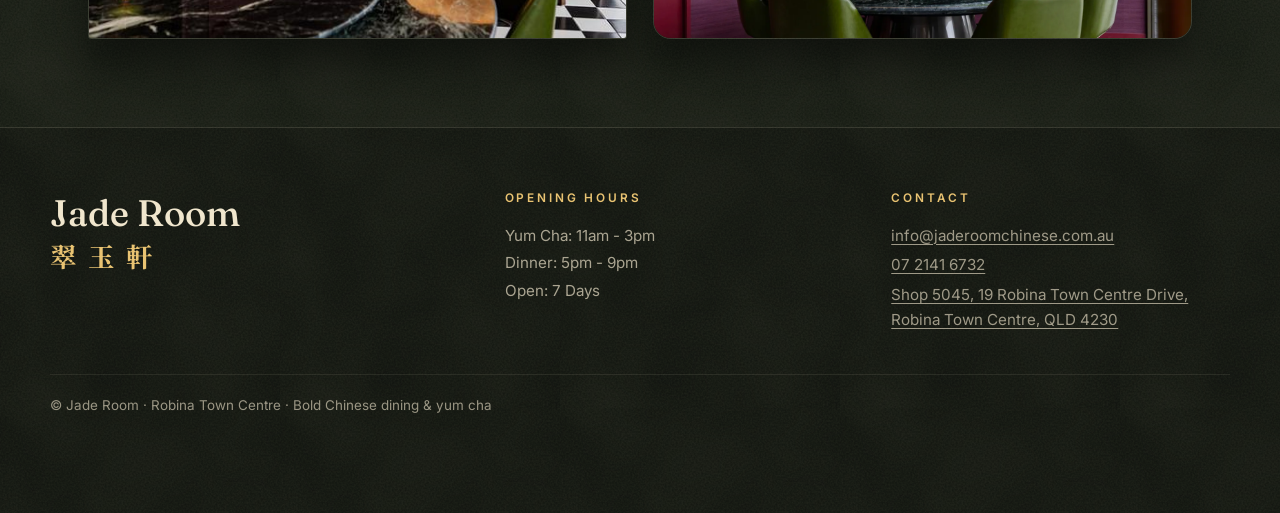
<file: private-room.html>
<!doctype html>
<html lang="en">
  <head>
    <meta charset="UTF-8" />
    <meta name="viewport" content="width=device-width, initial-scale=1.0" />
    <meta name="description" content="Book Jade Room's private lantern room in Robina — seats up to 20 for birthdays, banquets, work dinners and celebrations. Banquet menus available 7 days." />
    <title>Private Dining Room | Jade Room Robina | Groups up to 20</title>
    <link rel="canonical" href="https://www.jaderoomchinese.com.au/private-room.html" />
    <meta property="og:title" content="Private Dining Room | Jade Room Robina | Groups up to 20" />
    <meta property="og:description" content="Book Jade Room's private lantern room in Robina — seats up to 20 for birthdays, banquets, work dinners and celebrations. Banquet menus available 7 days." />
    <meta property="og:image" content="https://www.jaderoomchinese.com.au/assets/responsive/jade-room-food-1100.jpg" />
    <meta property="og:site_name" content="Jade Room" />
    <meta name="twitter:card" content="summary_large_image" />
    <link rel="preconnect" href="https://fonts.googleapis.com" />
    <link rel="preconnect" href="https://fonts.gstatic.com" crossorigin />
    <link
      href="https://fonts.googleapis.com/css2?family=Fraunces:ital,opsz,wght@0,9..144,400;0,9..144,600;0,9..144,700;1,9..144,400;1,9..144,600&family=Inter:wght@400;500;600;700&family=Noto+Serif+TC:wght@700;900&display=swap"
      rel="stylesheet"
    />
    <link rel="stylesheet" href="styles.css?v=jrd-2" />
    <meta name="theme-color" content="#11160f" />
    <meta property="og:locale" content="en_AU" />
    <meta property="og:url" content="https://www.jaderoomchinese.com.au/private-room.html" />
    <meta property="og:type" content="website" />
    <script type="application/ld+json">
{
  "@context": "https://schema.org",
  "@type": "BreadcrumbList",
  "itemListElement": [
    {
      "@type": "ListItem",
      "position": 1,
      "name": "Home",
      "item": "https://www.jaderoomchinese.com.au/"
    },
    {
      "@type": "ListItem",
      "position": 2,
      "name": "Private Room",
      "item": "https://www.jaderoomchinese.com.au/private-room.html"
    }
  ]
}
    </script>
  </head>
  <body>
    <header class="site-header" aria-label="Primary navigation">
      <a class="brand-mark" href="index.html" aria-label="Jade Room home">Jade Room <span class="zh">翠玉軒</span></a>
      <nav class="nav-links" id="mobile-menu" aria-label="Site sections">
        <a href="index.html">Home</a>
        <a href="menu.html">Menu</a>
        <a href="private-room.html">Private Room</a>
        <a href="gallery.html">Gallery</a>
        <a href="index.html#gift-cards">Gift Cards</a>
        <a href="index.html#visit">Visit</a>
        <a href="index.html#bookings">Book a Table</a>
      </nav>
      <button class="mobile-menu-toggle" type="button" aria-expanded="false" aria-controls="mobile-menu">Menu</button>
      <a class="button primary header-action" href="index.html#bookings">Book a Table</a>
    </header>

    <main>
      <section class="page-hero">
        <div class="page-hero-media" style="background-image: url('assets/venue-fitout/private-lantern-room-1600.jpg')" aria-hidden="true"></div>
        <div class="page-hero-inner">
          <p class="hero-zh" aria-hidden="true">私人宴會</p>
          <h1>The Lantern Room</h1>
          <p class="lede" data-content="eventsText">
            Our private room seats up to 20 guests for celebrations, hosted
            dinners and warm lantern-lit banquets.
          </p>
        </div>
      </section>

      <div class="marquee pink" aria-hidden="true">
        <div class="marquee-track">
          <span>
            Birthdays · Banquets · <span class="zh">私人宴會</span> · Work Dinners ·
            Celebrations · Family Feasts · <span class="zh">翠玉軒</span> ·
          </span>
        </div>
      </div>

      <section class="section">
        <div class="private-room-intro">
          <p class="eyebrow">Private dining</p>
          <h2>Your own corner<br />of the Jade Room</h2>
          <p>
            Plum walls, a long marble table, glowing pendant light and a door
            you can close. Banquet menus make ordering easy — the feast just
            keeps arriving.
          </p>
          <div class="stat-row">
            <div class="stat-chip"><strong>20</strong><span>Guests max</span></div>
            <div class="stat-chip"><strong>7</strong><span>Days a week</span></div>
            <div class="stat-chip"><strong>2</strong><span>Banquet menus</span></div>
          </div>
          <div class="feature-actions">
            <a class="button primary" data-content="privateEventsUrl"
               href="https://www.opentable.com.au/private-dining/restaurant/307232/spaces/58b9b6af-80b0-4431-88c0-3da73ee19951?lang=en-AU"
               target="_blank" rel="noreferrer">Book private room</a>
            <a class="button jade" data-content="banquetMenuUrl" href="menu/banquet.html">Banquet menus</a>
            <a class="button pink" data-content="privateEventsEmailUrl" href="mailto:info@jaderoomchinese.com.au">Email us</a>
          </div>
        </div>
      </section>

      <section class="section" aria-label="Private room photos">
        <div class="gallery-grid">
          <figure class="visual-tile large">
            <img src="assets/venue-fitout/private-lantern-room-1000.jpg"
              srcset="assets/venue-fitout/private-lantern-room-700.jpg 700w, assets/venue-fitout/private-lantern-room-1000.jpg 1000w, assets/venue-fitout/private-lantern-room-1600.jpg 1600w"
              sizes="(max-width: 540px) 100vw, 50vw"
              loading="lazy" alt="Private lantern room with plum walls, green chairs and pendant light" />
          </figure>
          <figure class="visual-tile wide">
            <img src="assets/private-room/private-room-wide.jpg" loading="lazy"
              alt="Wide view of the Jade Room private dining room" />
          </figure>
          <figure class="visual-tile wide">
            <img src="assets/private-room/private-room-table.webp" loading="lazy"
              alt="Long marble table set for a banquet in the private room" />
          </figure>
        </div>
      </section>
    </main>

    <footer class="site-footer">
      <div class="footer-inner">
        <div class="footer-wordmark">
          Jade Room
          <span class="zh">翠玉軒</span>
        </div>
        <div class="footer-info-block">
          <h2>Opening Hours</h2>
          <div data-hours-list>
            <span>Yum Cha: 11am - 3pm</span>
            <span>Dinner: 5pm - 9pm</span>
            <span>Open: 7 Days</span>
          </div>
        </div>
        <div class="footer-info-block">
          <h2>Contact</h2>
          <a data-content="email" href="mailto:info@jaderoomchinese.com.au">info@jaderoomchinese.com.au</a>
          <a data-content="phone" href="tel:0721416732">07 2141 6732</a>
          <a data-content="address" data-map-link href="https://maps.app.goo.gl/iH2ejvEQFr9DbDYf6" target="_blank" rel="noreferrer">
            Shop 5045, 19 Robina Town Centre Drive, Robina Town Centre, QLD 4230
          </a>
        </div>
      </div>
      <p class="footer-note">© Jade Room · Robina Town Centre · Bold Chinese dining &amp; yum cha</p>
    </footer>

    <div class="mobile-action-bar" aria-label="Quick actions">
      <a class="button jade" data-tel-link href="tel:0721416732">Call</a>
      <a class="button primary" href="index.html#bookings">Book a table</a>
    </div>

    <script src="content-data.js?v=jrd-2"></script>
    <script src="script.js?v=jrd-3"></script>
  </body>
</html>
</file>
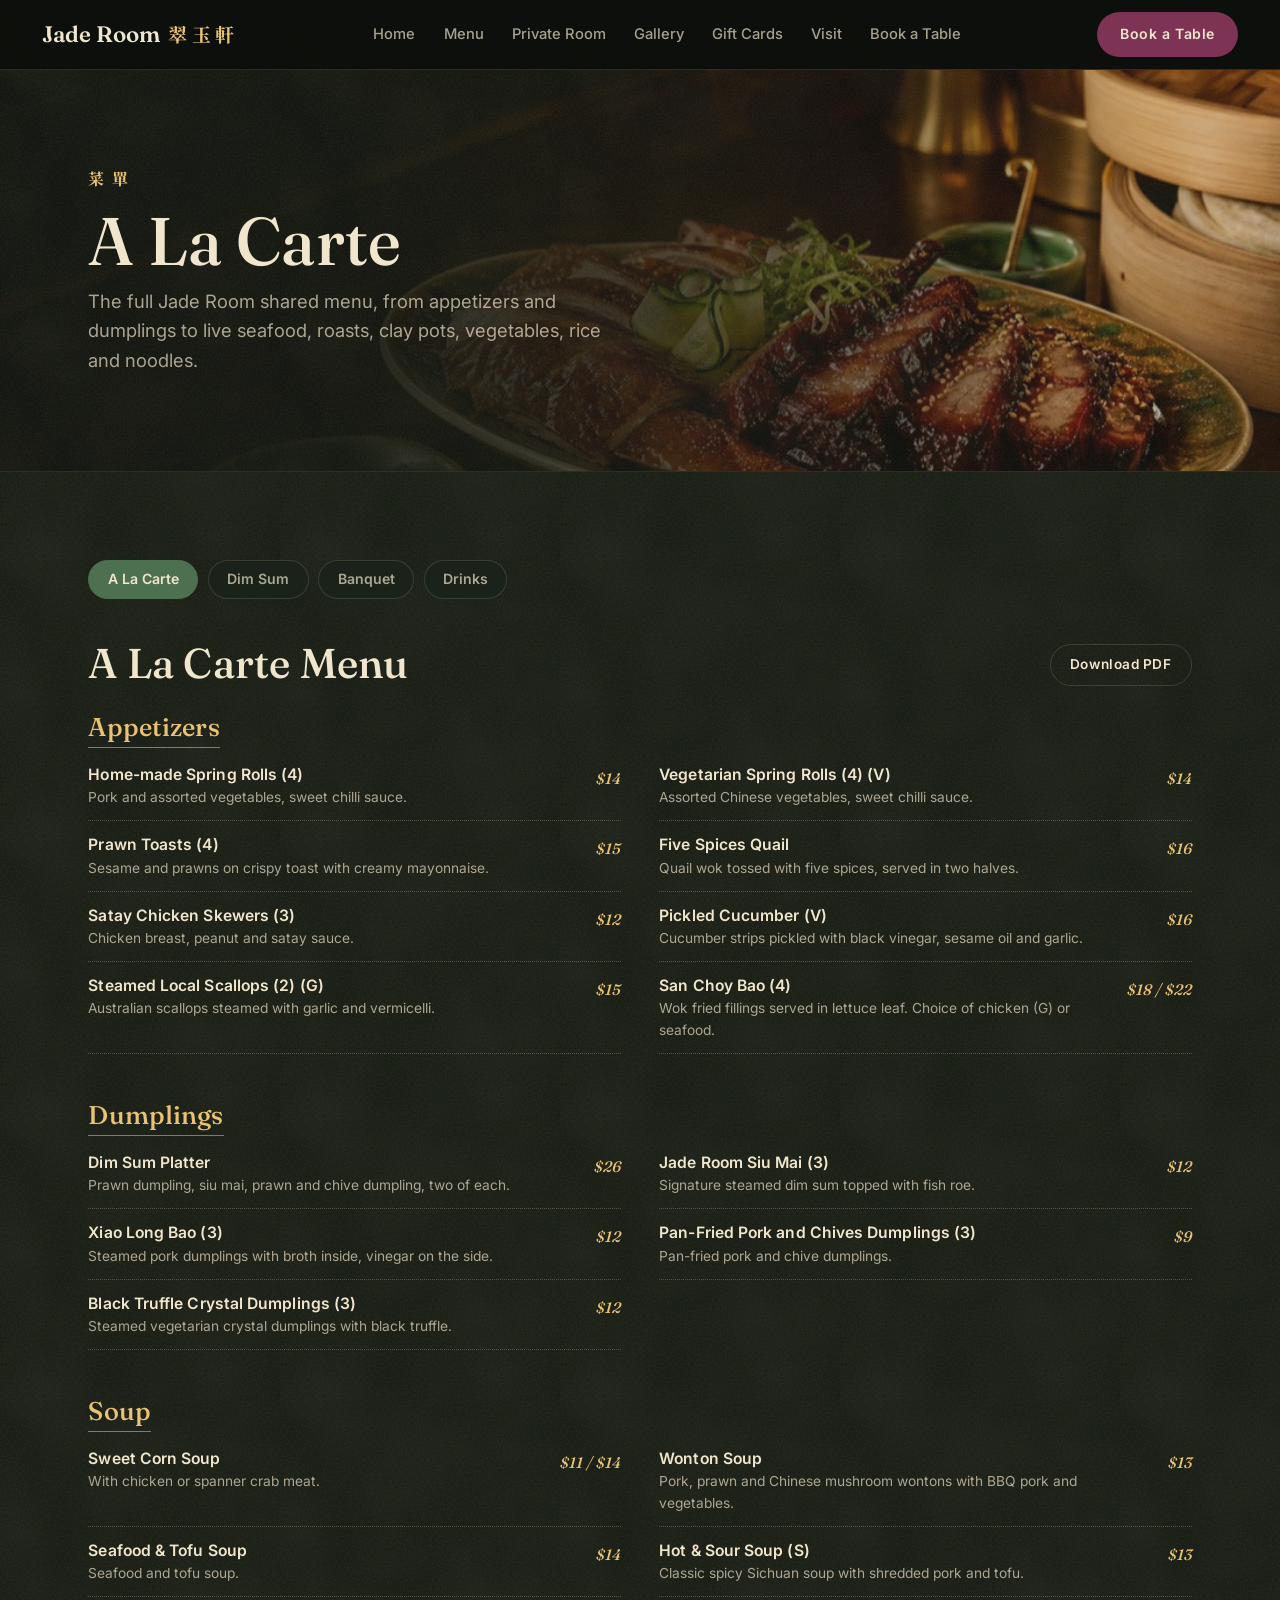
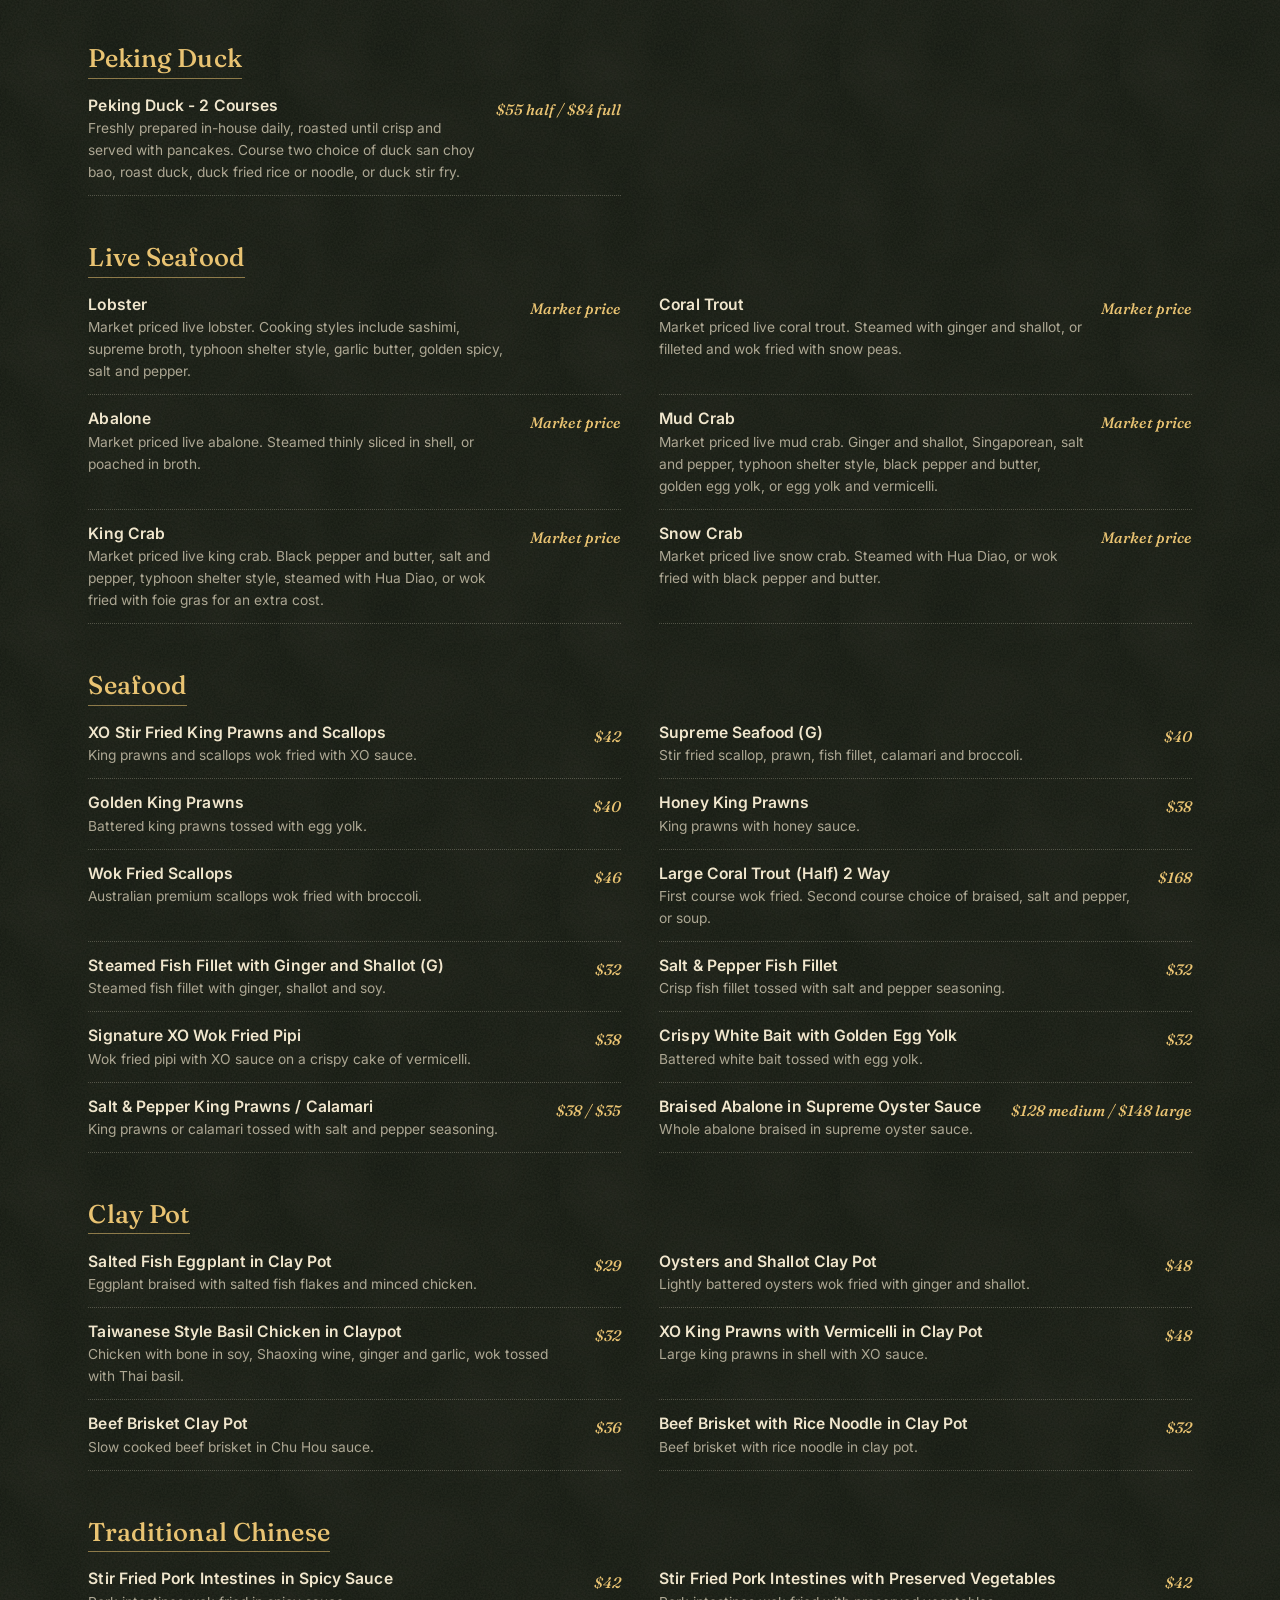
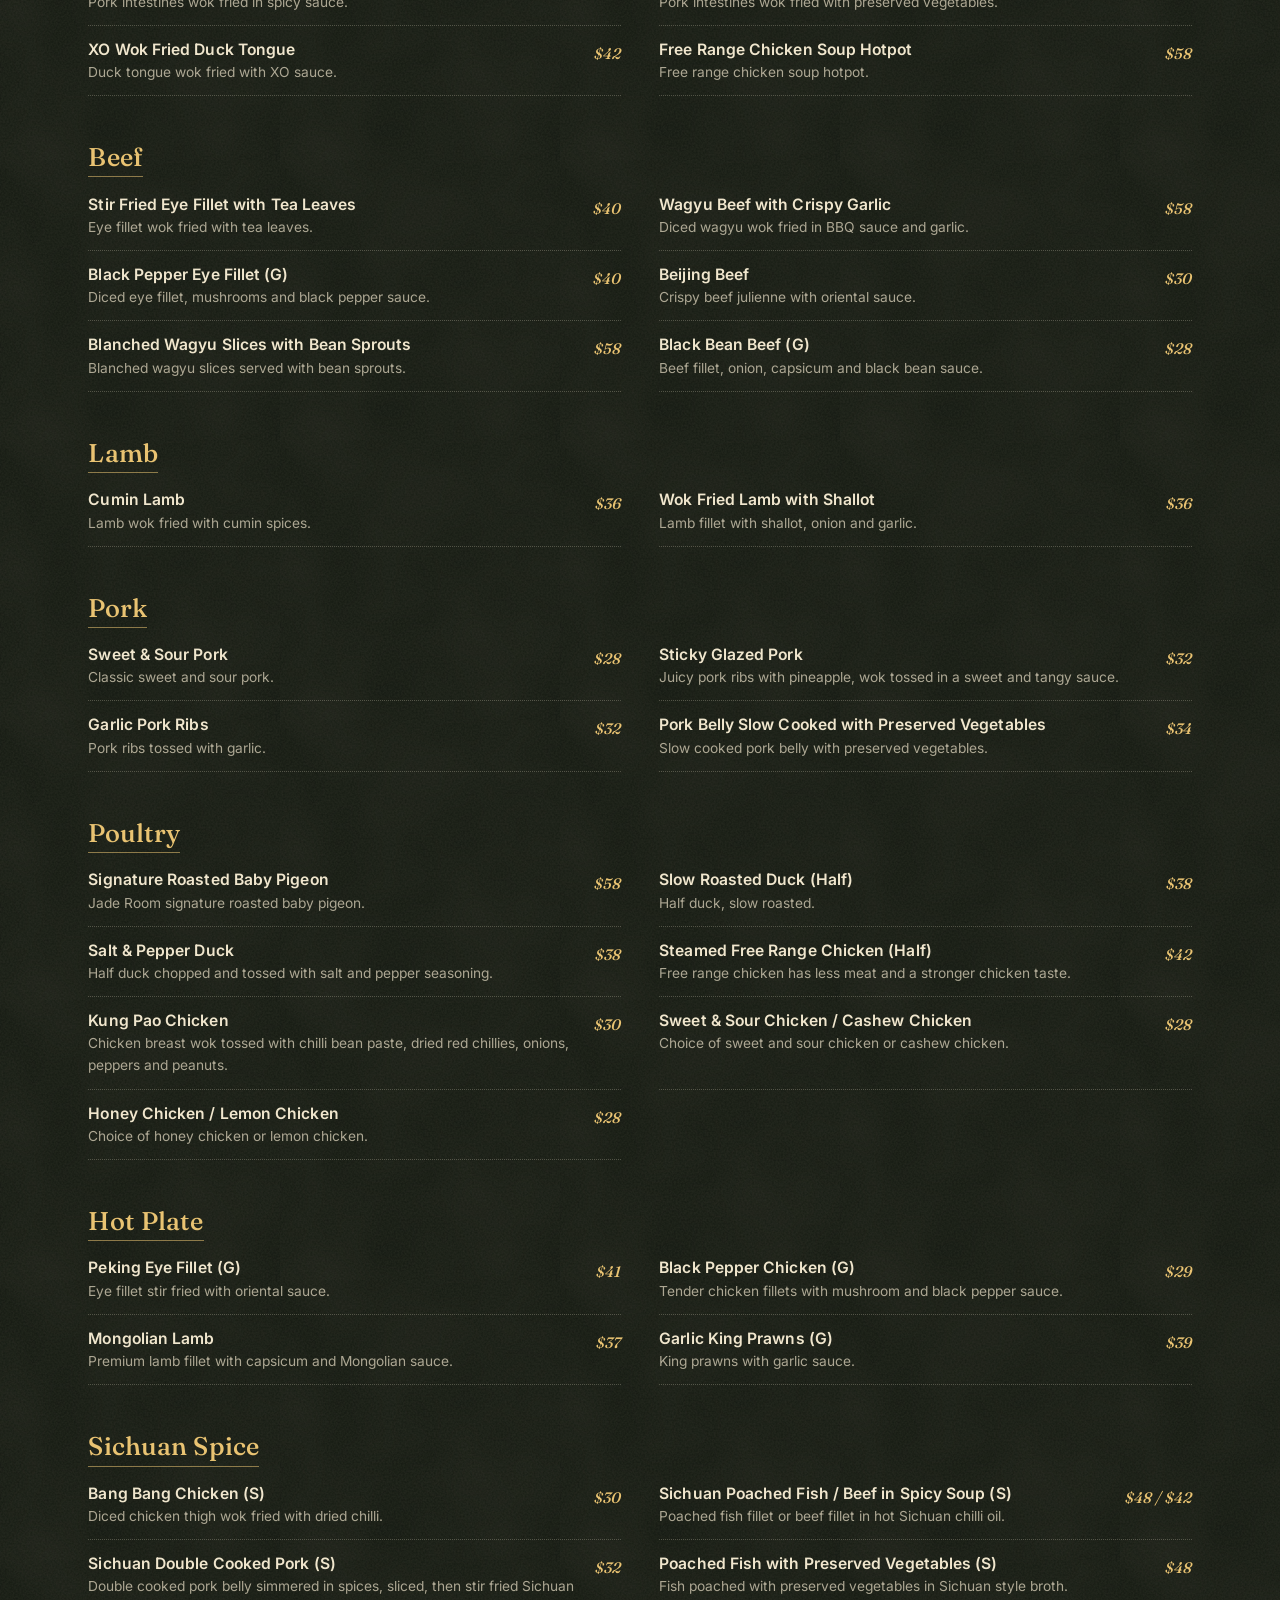
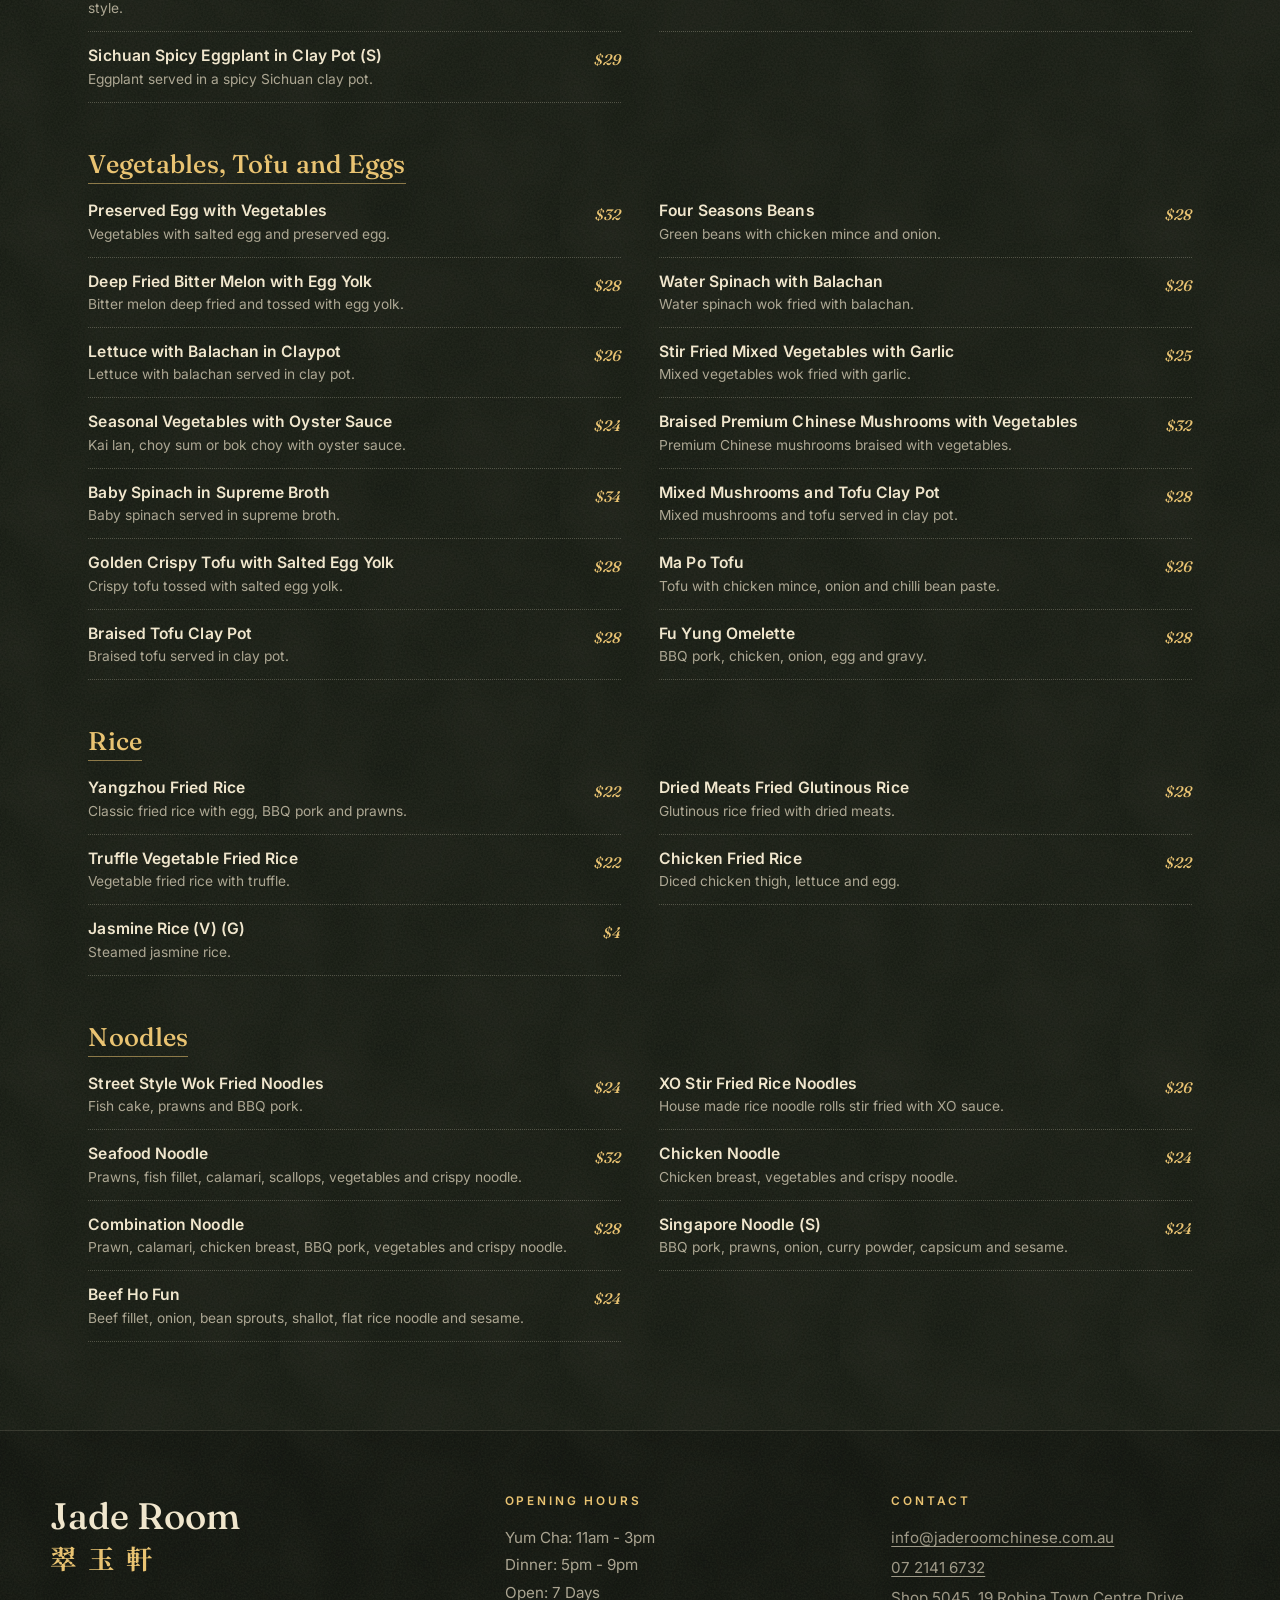
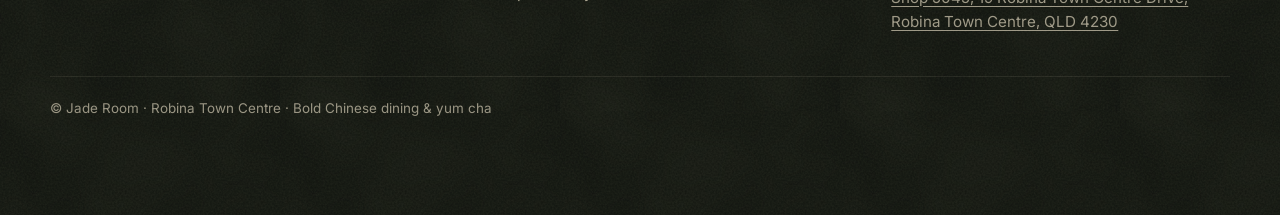
<file: menu/a-la-carte.html>
<!doctype html>
<html lang="en">
  <head>
    <meta charset="UTF-8" />
    <meta name="viewport" content="width=device-width, initial-scale=1.0" />
    <meta name="description" content="Jade Room's full shared menu on the Gold Coast: appetizers, dumplings, live seafood, Peking duck, roasts, clay pots, Sichuan dishes, rice and noodles." />
    <title>A La Carte Menu | Jade Room Chinese Restaurant Robina</title>
    <link rel="canonical" href="https://www.jaderoomchinese.com.au/menu/a-la-carte.html" />
    <meta property="og:title" content="A La Carte Menu | Jade Room Chinese Restaurant Robina" />
    <meta property="og:description" content="Jade Room's full shared menu on the Gold Coast: appetizers, dumplings, live seafood, Peking duck, roasts, clay pots, Sichuan dishes, rice and noodles." />
    <meta property="og:image" content="https://www.jaderoomchinese.com.au/assets/responsive/jade-room-food-1100.jpg" />
    <meta property="og:site_name" content="Jade Room" />
    <meta name="twitter:card" content="summary_large_image" />
    <link rel="preconnect" href="https://fonts.googleapis.com" />
    <link rel="preconnect" href="https://fonts.gstatic.com" crossorigin />
    <link
      href="https://fonts.googleapis.com/css2?family=Fraunces:ital,opsz,wght@0,9..144,400;0,9..144,600;0,9..144,700;1,9..144,400;1,9..144,600&family=Inter:wght@400;500;600;700&family=Noto+Serif+TC:wght@700;900&display=swap"
      rel="stylesheet"
    />
    <link rel="stylesheet" href="../styles.css?v=jrd-2" />
    <meta name="theme-color" content="#11160f" />
    <meta property="og:locale" content="en_AU" />
    <meta property="og:url" content="https://www.jaderoomchinese.com.au/menu/a-la-carte.html" />
    <meta property="og:type" content="website" />
    <script type="application/ld+json">
{
  "@context": "https://schema.org",
  "@type": "BreadcrumbList",
  "itemListElement": [
    {
      "@type": "ListItem",
      "position": 1,
      "name": "Home",
      "item": "https://www.jaderoomchinese.com.au/"
    },
    {
      "@type": "ListItem",
      "position": 2,
      "name": "Menus",
      "item": "https://www.jaderoomchinese.com.au/menu.html"
    },
    {
      "@type": "ListItem",
      "position": 3,
      "name": "A La Carte",
      "item": "https://www.jaderoomchinese.com.au/menu/a-la-carte.html"
    }
  ]
}
    </script>
    <script type="application/ld+json">
{
  "@context": "https://schema.org",
  "@type": "Menu",
  "name": "Jade Room A La Carte Menu",
  "description": "The full Jade Room shared menu, from appetizers and dumplings to live seafood, roasts, clay pots, vegetables, rice and noodles.",
  "url": "https://www.jaderoomchinese.com.au/menu/a-la-carte.html",
  "inLanguage": "en-AU",
  "mainEntityOfPage": "https://www.jaderoomchinese.com.au/menu/a-la-carte.html",
  "hasMenuSection": [
    {
      "@type": "MenuSection",
      "name": "Appetizers",
      "hasMenuItem": [
        {
          "@type": "MenuItem",
          "name": "Home-made Spring Rolls (4)",
          "description": "Pork and assorted vegetables, sweet chilli sauce.",
          "offers": {
            "@type": "Offer",
            "price": "14",
            "priceCurrency": "AUD"
          }
        },
        {
          "@type": "MenuItem",
          "name": "Vegetarian Spring Rolls (4) (V)",
          "description": "Assorted Chinese vegetables, sweet chilli sauce.",
          "offers": {
            "@type": "Offer",
            "price": "14",
            "priceCurrency": "AUD"
          }
        },
        {
          "@type": "MenuItem",
          "name": "Prawn Toasts (4)",
          "description": "Sesame and prawns on crispy toast with creamy mayonnaise.",
          "offers": {
            "@type": "Offer",
            "price": "15",
            "priceCurrency": "AUD"
          }
        },
        {
          "@type": "MenuItem",
          "name": "Five Spices Quail",
          "description": "Quail wok tossed with five spices, served in two halves.",
          "offers": {
            "@type": "Offer",
            "price": "16",
            "priceCurrency": "AUD"
          }
        },
        {
          "@type": "MenuItem",
          "name": "Satay Chicken Skewers (3)",
          "description": "Chicken breast, peanut and satay sauce.",
          "offers": {
            "@type": "Offer",
            "price": "12",
            "priceCurrency": "AUD"
          }
        },
        {
          "@type": "MenuItem",
          "name": "Pickled Cucumber (V)",
          "description": "Cucumber strips pickled with black vinegar, sesame oil and garlic.",
          "offers": {
            "@type": "Offer",
            "price": "16",
            "priceCurrency": "AUD"
          }
        },
        {
          "@type": "MenuItem",
          "name": "Steamed Local Scallops (2) (G)",
          "description": "Australian scallops steamed with garlic and vermicelli.",
          "offers": {
            "@type": "Offer",
            "price": "15",
            "priceCurrency": "AUD"
          }
        },
        {
          "@type": "MenuItem",
          "name": "San Choy Bao (4)",
          "description": "Wok fried fillings served in lettuce leaf. Choice of chicken (G) or seafood.",
          "offers": {
            "@type": "Offer",
            "price": "18",
            "priceCurrency": "AUD"
          }
        }
      ]
    },
    {
      "@type": "MenuSection",
      "name": "Dumplings",
      "hasMenuItem": [
        {
          "@type": "MenuItem",
          "name": "Dim Sum Platter",
          "description": "Prawn dumpling, siu mai, prawn and chive dumpling, two of each.",
          "offers": {
            "@type": "Offer",
            "price": "26",
            "priceCurrency": "AUD"
          }
        },
        {
          "@type": "MenuItem",
          "name": "Jade Room Siu Mai (3)",
          "description": "Signature steamed dim sum topped with fish roe.",
          "offers": {
            "@type": "Offer",
            "price": "12",
            "priceCurrency": "AUD"
          }
        },
        {
          "@type": "MenuItem",
          "name": "Xiao Long Bao (3)",
          "description": "Steamed pork dumplings with broth inside, vinegar on the side.",
          "offers": {
            "@type": "Offer",
            "price": "12",
            "priceCurrency": "AUD"
          }
        },
        {
          "@type": "MenuItem",
          "name": "Pan-Fried Pork and Chives Dumplings (3)",
          "description": "Pan-fried pork and chive dumplings.",
          "offers": {
            "@type": "Offer",
            "price": "9",
            "priceCurrency": "AUD"
          }
        },
        {
          "@type": "MenuItem",
          "name": "Black Truffle Crystal Dumplings (3)",
          "description": "Steamed vegetarian crystal dumplings with black truffle.",
          "offers": {
            "@type": "Offer",
            "price": "12",
            "priceCurrency": "AUD"
          }
        }
      ]
    },
    {
      "@type": "MenuSection",
      "name": "Soup",
      "hasMenuItem": [
        {
          "@type": "MenuItem",
          "name": "Sweet Corn Soup",
          "description": "With chicken or spanner crab meat.",
          "offers": {
            "@type": "Offer",
            "price": "11",
            "priceCurrency": "AUD"
          }
        },
        {
          "@type": "MenuItem",
          "name": "Wonton Soup",
          "description": "Pork, prawn and Chinese mushroom wontons with BBQ pork and vegetables.",
          "offers": {
            "@type": "Offer",
            "price": "13",
            "priceCurrency": "AUD"
          }
        },
        {
          "@type": "MenuItem",
          "name": "Seafood & Tofu Soup",
          "description": "Seafood and tofu soup.",
          "offers": {
            "@type": "Offer",
            "price": "14",
            "priceCurrency": "AUD"
          }
        },
        {
          "@type": "MenuItem",
          "name": "Hot & Sour Soup (S)",
          "description": "Classic spicy Sichuan soup with shredded pork and tofu.",
          "offers": {
            "@type": "Offer",
            "price": "13",
            "priceCurrency": "AUD"
          }
        }
      ]
    },
    {
      "@type": "MenuSection",
      "name": "Peking Duck",
      "hasMenuItem": [
        {
          "@type": "MenuItem",
          "name": "Peking Duck - 2 Courses",
          "description": "Freshly prepared in-house daily, roasted until crisp and served with pancakes. Course two choice of duck san choy bao, roast duck, duck fried rice or noodle, or duck stir fry.",
          "offers": {
            "@type": "Offer",
            "price": "55",
            "priceCurrency": "AUD"
          }
        }
      ]
    },
    {
      "@type": "MenuSection",
      "name": "Live Seafood",
      "hasMenuItem": [
        {
          "@type": "MenuItem",
          "name": "Lobster",
          "description": "Market priced live lobster. Cooking styles include sashimi, supreme broth, typhoon shelter style, garlic butter, golden spicy, salt and pepper."
        },
        {
          "@type": "MenuItem",
          "name": "Coral Trout",
          "description": "Market priced live coral trout. Steamed with ginger and shallot, or filleted and wok fried with snow peas."
        },
        {
          "@type": "MenuItem",
          "name": "Abalone",
          "description": "Market priced live abalone. Steamed thinly sliced in shell, or poached in broth."
        },
        {
          "@type": "MenuItem",
          "name": "Mud Crab",
          "description": "Market priced live mud crab. Ginger and shallot, Singaporean, salt and pepper, typhoon shelter style, black pepper and butter, golden egg yolk, or egg yolk and vermicelli."
        },
        {
          "@type": "MenuItem",
          "name": "King Crab",
          "description": "Market priced live king crab. Black pepper and butter, salt and pepper, typhoon shelter style, steamed with Hua Diao, or wok fried with foie gras for an extra cost."
        },
        {
          "@type": "MenuItem",
          "name": "Snow Crab",
          "description": "Market priced live snow crab. Steamed with Hua Diao, or wok fried with black pepper and butter."
        }
      ]
    },
    {
      "@type": "MenuSection",
      "name": "Seafood",
      "hasMenuItem": [
        {
          "@type": "MenuItem",
          "name": "XO Stir Fried King Prawns and Scallops",
          "description": "King prawns and scallops wok fried with XO sauce.",
          "offers": {
            "@type": "Offer",
            "price": "42",
            "priceCurrency": "AUD"
          }
        },
        {
          "@type": "MenuItem",
          "name": "Supreme Seafood (G)",
          "description": "Stir fried scallop, prawn, fish fillet, calamari and broccoli.",
          "offers": {
            "@type": "Offer",
            "price": "40",
            "priceCurrency": "AUD"
          }
        },
        {
          "@type": "MenuItem",
          "name": "Golden King Prawns",
          "description": "Battered king prawns tossed with egg yolk.",
          "offers": {
            "@type": "Offer",
            "price": "40",
            "priceCurrency": "AUD"
          }
        },
        {
          "@type": "MenuItem",
          "name": "Honey King Prawns",
          "description": "King prawns with honey sauce.",
          "offers": {
            "@type": "Offer",
            "price": "38",
            "priceCurrency": "AUD"
          }
        },
        {
          "@type": "MenuItem",
          "name": "Wok Fried Scallops",
          "description": "Australian premium scallops wok fried with broccoli.",
          "offers": {
            "@type": "Offer",
            "price": "46",
            "priceCurrency": "AUD"
          }
        },
        {
          "@type": "MenuItem",
          "name": "Large Coral Trout (Half) 2 Way",
          "description": "First course wok fried. Second course choice of braised, salt and pepper, or soup.",
          "offers": {
            "@type": "Offer",
            "price": "168",
            "priceCurrency": "AUD"
          }
        },
        {
          "@type": "MenuItem",
          "name": "Steamed Fish Fillet with Ginger and Shallot (G)",
          "description": "Steamed fish fillet with ginger, shallot and soy.",
          "offers": {
            "@type": "Offer",
            "price": "32",
            "priceCurrency": "AUD"
          }
        },
        {
          "@type": "MenuItem",
          "name": "Salt & Pepper Fish Fillet",
          "description": "Crisp fish fillet tossed with salt and pepper seasoning.",
          "offers": {
            "@type": "Offer",
            "price": "32",
            "priceCurrency": "AUD"
          }
        },
        {
          "@type": "MenuItem",
          "name": "Signature XO Wok Fried Pipi",
          "description": "Wok fried pipi with XO sauce on a crispy cake of vermicelli.",
          "offers": {
            "@type": "Offer",
            "price": "38",
            "priceCurrency": "AUD"
          }
        },
        {
          "@type": "MenuItem",
          "name": "Crispy White Bait with Golden Egg Yolk",
          "description": "Battered white bait tossed with egg yolk.",
          "offers": {
            "@type": "Offer",
            "price": "32",
            "priceCurrency": "AUD"
          }
        },
        {
          "@type": "MenuItem",
          "name": "Salt & Pepper King Prawns / Calamari",
          "description": "King prawns or calamari tossed with salt and pepper seasoning.",
          "offers": {
            "@type": "Offer",
            "price": "38",
            "priceCurrency": "AUD"
          }
        },
        {
          "@type": "MenuItem",
          "name": "Braised Abalone in Supreme Oyster Sauce",
          "description": "Whole abalone braised in supreme oyster sauce.",
          "offers": {
            "@type": "Offer",
            "price": "128",
            "priceCurrency": "AUD"
          }
        }
      ]
    },
    {
      "@type": "MenuSection",
      "name": "Clay Pot",
      "hasMenuItem": [
        {
          "@type": "MenuItem",
          "name": "Salted Fish Eggplant in Clay Pot",
          "description": "Eggplant braised with salted fish flakes and minced chicken.",
          "offers": {
            "@type": "Offer",
            "price": "29",
            "priceCurrency": "AUD"
          }
        },
        {
          "@type": "MenuItem",
          "name": "Oysters and Shallot Clay Pot",
          "description": "Lightly battered oysters wok fried with ginger and shallot.",
          "offers": {
            "@type": "Offer",
            "price": "48",
            "priceCurrency": "AUD"
          }
        },
        {
          "@type": "MenuItem",
          "name": "Taiwanese Style Basil Chicken in Claypot",
          "description": "Chicken with bone in soy, Shaoxing wine, ginger and garlic, wok tossed with Thai basil.",
          "offers": {
            "@type": "Offer",
            "price": "32",
            "priceCurrency": "AUD"
          }
        },
        {
          "@type": "MenuItem",
          "name": "XO King Prawns with Vermicelli in Clay Pot",
          "description": "Large king prawns in shell with XO sauce.",
          "offers": {
            "@type": "Offer",
            "price": "48",
            "priceCurrency": "AUD"
          }
        },
        {
          "@type": "MenuItem",
          "name": "Beef Brisket Clay Pot",
          "description": "Slow cooked beef brisket in Chu Hou sauce.",
          "offers": {
            "@type": "Offer",
            "price": "36",
            "priceCurrency": "AUD"
          }
        },
        {
          "@type": "MenuItem",
          "name": "Beef Brisket with Rice Noodle in Clay Pot",
          "description": "Beef brisket with rice noodle in clay pot.",
          "offers": {
            "@type": "Offer",
            "price": "32",
            "priceCurrency": "AUD"
          }
        }
      ]
    },
    {
      "@type": "MenuSection",
      "name": "Traditional Chinese",
      "hasMenuItem": [
        {
          "@type": "MenuItem",
          "name": "Stir Fried Pork Intestines in Spicy Sauce",
          "description": "Pork intestines wok fried in spicy sauce.",
          "offers": {
            "@type": "Offer",
            "price": "42",
            "priceCurrency": "AUD"
          }
        },
        {
          "@type": "MenuItem",
          "name": "Stir Fried Pork Intestines with Preserved Vegetables",
          "description": "Pork intestines wok fried with preserved vegetables.",
          "offers": {
            "@type": "Offer",
            "price": "42",
            "priceCurrency": "AUD"
          }
        },
        {
          "@type": "MenuItem",
          "name": "XO Wok Fried Duck Tongue",
          "description": "Duck tongue wok fried with XO sauce.",
          "offers": {
            "@type": "Offer",
            "price": "42",
            "priceCurrency": "AUD"
          }
        },
        {
          "@type": "MenuItem",
          "name": "Free Range Chicken Soup Hotpot",
          "description": "Free range chicken soup hotpot.",
          "offers": {
            "@type": "Offer",
            "price": "58",
            "priceCurrency": "AUD"
          }
        }
      ]
    },
    {
      "@type": "MenuSection",
      "name": "Beef",
      "hasMenuItem": [
        {
          "@type": "MenuItem",
          "name": "Stir Fried Eye Fillet with Tea Leaves",
          "description": "Eye fillet wok fried with tea leaves.",
          "offers": {
            "@type": "Offer",
            "price": "40",
            "priceCurrency": "AUD"
          }
        },
        {
          "@type": "MenuItem",
          "name": "Wagyu Beef with Crispy Garlic",
          "description": "Diced wagyu wok fried in BBQ sauce and garlic.",
          "offers": {
            "@type": "Offer",
            "price": "58",
            "priceCurrency": "AUD"
          }
        },
        {
          "@type": "MenuItem",
          "name": "Black Pepper Eye Fillet (G)",
          "description": "Diced eye fillet, mushrooms and black pepper sauce.",
          "offers": {
            "@type": "Offer",
            "price": "40",
            "priceCurrency": "AUD"
          }
        },
        {
          "@type": "MenuItem",
          "name": "Beijing Beef",
          "description": "Crispy beef julienne with oriental sauce.",
          "offers": {
            "@type": "Offer",
            "price": "30",
            "priceCurrency": "AUD"
          }
        },
        {
          "@type": "MenuItem",
          "name": "Blanched Wagyu Slices with Bean Sprouts",
          "description": "Blanched wagyu slices served with bean sprouts.",
          "offers": {
            "@type": "Offer",
            "price": "58",
            "priceCurrency": "AUD"
          }
        },
        {
          "@type": "MenuItem",
          "name": "Black Bean Beef (G)",
          "description": "Beef fillet, onion, capsicum and black bean sauce.",
          "offers": {
            "@type": "Offer",
            "price": "28",
            "priceCurrency": "AUD"
          }
        }
      ]
    },
    {
      "@type": "MenuSection",
      "name": "Lamb",
      "hasMenuItem": [
        {
          "@type": "MenuItem",
          "name": "Cumin Lamb",
          "description": "Lamb wok fried with cumin spices.",
          "offers": {
            "@type": "Offer",
            "price": "36",
            "priceCurrency": "AUD"
          }
        },
        {
          "@type": "MenuItem",
          "name": "Wok Fried Lamb with Shallot",
          "description": "Lamb fillet with shallot, onion and garlic.",
          "offers": {
            "@type": "Offer",
            "price": "36",
            "priceCurrency": "AUD"
          }
        }
      ]
    },
    {
      "@type": "MenuSection",
      "name": "Pork",
      "hasMenuItem": [
        {
          "@type": "MenuItem",
          "name": "Sweet & Sour Pork",
          "description": "Classic sweet and sour pork.",
          "offers": {
            "@type": "Offer",
            "price": "28",
            "priceCurrency": "AUD"
          }
        },
        {
          "@type": "MenuItem",
          "name": "Sticky Glazed Pork",
          "description": "Juicy pork ribs with pineapple, wok tossed in a sweet and tangy sauce.",
          "offers": {
            "@type": "Offer",
            "price": "32",
            "priceCurrency": "AUD"
          }
        },
        {
          "@type": "MenuItem",
          "name": "Garlic Pork Ribs",
          "description": "Pork ribs tossed with garlic.",
          "offers": {
            "@type": "Offer",
            "price": "32",
            "priceCurrency": "AUD"
          }
        },
        {
          "@type": "MenuItem",
          "name": "Pork Belly Slow Cooked with Preserved Vegetables",
          "description": "Slow cooked pork belly with preserved vegetables.",
          "offers": {
            "@type": "Offer",
            "price": "34",
            "priceCurrency": "AUD"
          }
        }
      ]
    },
    {
      "@type": "MenuSection",
      "name": "Poultry",
      "hasMenuItem": [
        {
          "@type": "MenuItem",
          "name": "Signature Roasted Baby Pigeon",
          "description": "Jade Room signature roasted baby pigeon.",
          "offers": {
            "@type": "Offer",
            "price": "58",
            "priceCurrency": "AUD"
          }
        },
        {
          "@type": "MenuItem",
          "name": "Slow Roasted Duck (Half)",
          "description": "Half duck, slow roasted.",
          "offers": {
            "@type": "Offer",
            "price": "38",
            "priceCurrency": "AUD"
          }
        },
        {
          "@type": "MenuItem",
          "name": "Salt & Pepper Duck",
          "description": "Half duck chopped and tossed with salt and pepper seasoning.",
          "offers": {
            "@type": "Offer",
            "price": "38",
            "priceCurrency": "AUD"
          }
        },
        {
          "@type": "MenuItem",
          "name": "Steamed Free Range Chicken (Half)",
          "description": "Free range chicken has less meat and a stronger chicken taste.",
          "offers": {
            "@type": "Offer",
            "price": "42",
            "priceCurrency": "AUD"
          }
        },
        {
          "@type": "MenuItem",
          "name": "Kung Pao Chicken",
          "description": "Chicken breast wok tossed with chilli bean paste, dried red chillies, onions, peppers and peanuts.",
          "offers": {
            "@type": "Offer",
            "price": "30",
            "priceCurrency": "AUD"
          }
        },
        {
          "@type": "MenuItem",
          "name": "Sweet & Sour Chicken / Cashew Chicken",
          "description": "Choice of sweet and sour chicken or cashew chicken.",
          "offers": {
            "@type": "Offer",
            "price": "28",
            "priceCurrency": "AUD"
          }
        },
        {
          "@type": "MenuItem",
          "name": "Honey Chicken / Lemon Chicken",
          "description": "Choice of honey chicken or lemon chicken.",
          "offers": {
            "@type": "Offer",
            "price": "28",
            "priceCurrency": "AUD"
          }
        }
      ]
    },
    {
      "@type": "MenuSection",
      "name": "Hot Plate",
      "hasMenuItem": [
        {
          "@type": "MenuItem",
          "name": "Peking Eye Fillet (G)",
          "description": "Eye fillet stir fried with oriental sauce.",
          "offers": {
            "@type": "Offer",
            "price": "41",
            "priceCurrency": "AUD"
          }
        },
        {
          "@type": "MenuItem",
          "name": "Black Pepper Chicken (G)",
          "description": "Tender chicken fillets with mushroom and black pepper sauce.",
          "offers": {
            "@type": "Offer",
            "price": "29",
            "priceCurrency": "AUD"
          }
        },
        {
          "@type": "MenuItem",
          "name": "Mongolian Lamb",
          "description": "Premium lamb fillet with capsicum and Mongolian sauce.",
          "offers": {
            "@type": "Offer",
            "price": "37",
            "priceCurrency": "AUD"
          }
        },
        {
          "@type": "MenuItem",
          "name": "Garlic King Prawns (G)",
          "description": "King prawns with garlic sauce.",
          "offers": {
            "@type": "Offer",
            "price": "39",
            "priceCurrency": "AUD"
          }
        }
      ]
    },
    {
      "@type": "MenuSection",
      "name": "Sichuan Spice",
      "hasMenuItem": [
        {
          "@type": "MenuItem",
          "name": "Bang Bang Chicken (S)",
          "description": "Diced chicken thigh wok fried with dried chilli.",
          "offers": {
            "@type": "Offer",
            "price": "30",
            "priceCurrency": "AUD"
          }
        },
        {
          "@type": "MenuItem",
          "name": "Sichuan Poached Fish / Beef in Spicy Soup (S)",
          "description": "Poached fish fillet or beef fillet in hot Sichuan chilli oil.",
          "offers": {
            "@type": "Offer",
            "price": "48",
            "priceCurrency": "AUD"
          }
        },
        {
          "@type": "MenuItem",
          "name": "Sichuan Double Cooked Pork (S)",
          "description": "Double cooked pork belly simmered in spices, sliced, then stir fried Sichuan style.",
          "offers": {
            "@type": "Offer",
            "price": "32",
            "priceCurrency": "AUD"
          }
        },
        {
          "@type": "MenuItem",
          "name": "Poached Fish with Preserved Vegetables (S)",
          "description": "Fish poached with preserved vegetables in Sichuan style broth.",
          "offers": {
            "@type": "Offer",
            "price": "48",
            "priceCurrency": "AUD"
          }
        },
        {
          "@type": "MenuItem",
          "name": "Sichuan Spicy Eggplant in Clay Pot (S)",
          "description": "Eggplant served in a spicy Sichuan clay pot.",
          "offers": {
            "@type": "Offer",
            "price": "29",
            "priceCurrency": "AUD"
          }
        }
      ]
    },
    {
      "@type": "MenuSection",
      "name": "Vegetables, Tofu and Eggs",
      "hasMenuItem": [
        {
          "@type": "MenuItem",
          "name": "Preserved Egg with Vegetables",
          "description": "Vegetables with salted egg and preserved egg.",
          "offers": {
            "@type": "Offer",
            "price": "32",
            "priceCurrency": "AUD"
          }
        },
        {
          "@type": "MenuItem",
          "name": "Four Seasons Beans",
          "description": "Green beans with chicken mince and onion.",
          "offers": {
            "@type": "Offer",
            "price": "28",
            "priceCurrency": "AUD"
          }
        },
        {
          "@type": "MenuItem",
          "name": "Deep Fried Bitter Melon with Egg Yolk",
          "description": "Bitter melon deep fried and tossed with egg yolk.",
          "offers": {
            "@type": "Offer",
            "price": "28",
            "priceCurrency": "AUD"
          }
        },
        {
          "@type": "MenuItem",
          "name": "Water Spinach with Balachan",
          "description": "Water spinach wok fried with balachan.",
          "offers": {
            "@type": "Offer",
            "price": "26",
            "priceCurrency": "AUD"
          }
        },
        {
          "@type": "MenuItem",
          "name": "Lettuce with Balachan in Claypot",
          "description": "Lettuce with balachan served in clay pot.",
          "offers": {
            "@type": "Offer",
            "price": "26",
            "priceCurrency": "AUD"
          }
        },
        {
          "@type": "MenuItem",
          "name": "Stir Fried Mixed Vegetables with Garlic",
          "description": "Mixed vegetables wok fried with garlic.",
          "offers": {
            "@type": "Offer",
            "price": "25",
            "priceCurrency": "AUD"
          }
        },
        {
          "@type": "MenuItem",
          "name": "Seasonal Vegetables with Oyster Sauce",
          "description": "Kai lan, choy sum or bok choy with oyster sauce.",
          "offers": {
            "@type": "Offer",
            "price": "24",
            "priceCurrency": "AUD"
          }
        },
        {
          "@type": "MenuItem",
          "name": "Braised Premium Chinese Mushrooms with Vegetables",
          "description": "Premium Chinese mushrooms braised with vegetables.",
          "offers": {
            "@type": "Offer",
            "price": "32",
            "priceCurrency": "AUD"
          }
        },
        {
          "@type": "MenuItem",
          "name": "Baby Spinach in Supreme Broth",
          "description": "Baby spinach served in supreme broth.",
          "offers": {
            "@type": "Offer",
            "price": "34",
            "priceCurrency": "AUD"
          }
        },
        {
          "@type": "MenuItem",
          "name": "Mixed Mushrooms and Tofu Clay Pot",
          "description": "Mixed mushrooms and tofu served in clay pot.",
          "offers": {
            "@type": "Offer",
            "price": "28",
            "priceCurrency": "AUD"
          }
        },
        {
          "@type": "MenuItem",
          "name": "Golden Crispy Tofu with Salted Egg Yolk",
          "description": "Crispy tofu tossed with salted egg yolk.",
          "offers": {
            "@type": "Offer",
            "price": "28",
            "priceCurrency": "AUD"
          }
        },
        {
          "@type": "MenuItem",
          "name": "Ma Po Tofu",
          "description": "Tofu with chicken mince, onion and chilli bean paste.",
          "offers": {
            "@type": "Offer",
            "price": "26",
            "priceCurrency": "AUD"
          }
        },
        {
          "@type": "MenuItem",
          "name": "Braised Tofu Clay Pot",
          "description": "Braised tofu served in clay pot.",
          "offers": {
            "@type": "Offer",
            "price": "28",
            "priceCurrency": "AUD"
          }
        },
        {
          "@type": "MenuItem",
          "name": "Fu Yung Omelette",
          "description": "BBQ pork, chicken, onion, egg and gravy.",
          "offers": {
            "@type": "Offer",
            "price": "28",
            "priceCurrency": "AUD"
          }
        }
      ]
    },
    {
      "@type": "MenuSection",
      "name": "Rice",
      "hasMenuItem": [
        {
          "@type": "MenuItem",
          "name": "Yangzhou Fried Rice",
          "description": "Classic fried rice with egg, BBQ pork and prawns.",
          "offers": {
            "@type": "Offer",
            "price": "22",
            "priceCurrency": "AUD"
          }
        },
        {
          "@type": "MenuItem",
          "name": "Dried Meats Fried Glutinous Rice",
          "description": "Glutinous rice fried with dried meats.",
          "offers": {
            "@type": "Offer",
            "price": "28",
            "priceCurrency": "AUD"
          }
        },
        {
          "@type": "MenuItem",
          "name": "Truffle Vegetable Fried Rice",
          "description": "Vegetable fried rice with truffle.",
          "offers": {
            "@type": "Offer",
            "price": "22",
            "priceCurrency": "AUD"
          }
        },
        {
          "@type": "MenuItem",
          "name": "Chicken Fried Rice",
          "description": "Diced chicken thigh, lettuce and egg.",
          "offers": {
            "@type": "Offer",
            "price": "22",
            "priceCurrency": "AUD"
          }
        },
        {
          "@type": "MenuItem",
          "name": "Jasmine Rice (V) (G)",
          "description": "Steamed jasmine rice.",
          "offers": {
            "@type": "Offer",
            "price": "4",
            "priceCurrency": "AUD"
          }
        }
      ]
    },
    {
      "@type": "MenuSection",
      "name": "Noodles",
      "hasMenuItem": [
        {
          "@type": "MenuItem",
          "name": "Street Style Wok Fried Noodles",
          "description": "Fish cake, prawns and BBQ pork.",
          "offers": {
            "@type": "Offer",
            "price": "24",
            "priceCurrency": "AUD"
          }
        },
        {
          "@type": "MenuItem",
          "name": "XO Stir Fried Rice Noodles",
          "description": "House made rice noodle rolls stir fried with XO sauce.",
          "offers": {
            "@type": "Offer",
            "price": "26",
            "priceCurrency": "AUD"
          }
        },
        {
          "@type": "MenuItem",
          "name": "Seafood Noodle",
          "description": "Prawns, fish fillet, calamari, scallops, vegetables and crispy noodle.",
          "offers": {
            "@type": "Offer",
            "price": "32",
            "priceCurrency": "AUD"
          }
        },
        {
          "@type": "MenuItem",
          "name": "Chicken Noodle",
          "description": "Chicken breast, vegetables and crispy noodle.",
          "offers": {
            "@type": "Offer",
            "price": "24",
            "priceCurrency": "AUD"
          }
        },
        {
          "@type": "MenuItem",
          "name": "Combination Noodle",
          "description": "Prawn, calamari, chicken breast, BBQ pork, vegetables and crispy noodle.",
          "offers": {
            "@type": "Offer",
            "price": "28",
            "priceCurrency": "AUD"
          }
        },
        {
          "@type": "MenuItem",
          "name": "Singapore Noodle (S)",
          "description": "BBQ pork, prawns, onion, curry powder, capsicum and sesame.",
          "offers": {
            "@type": "Offer",
            "price": "24",
            "priceCurrency": "AUD"
          }
        },
        {
          "@type": "MenuItem",
          "name": "Beef Ho Fun",
          "description": "Beef fillet, onion, bean sprouts, shallot, flat rice noodle and sesame.",
          "offers": {
            "@type": "Offer",
            "price": "24",
            "priceCurrency": "AUD"
          }
        }
      ]
    }
  ]
}
    </script>
  </head>
  <body data-menu-page-id="a-la-carte">
    <header class="site-header" aria-label="Primary navigation">
      <a class="brand-mark" href="../index.html" aria-label="Jade Room home">Jade Room <span class="zh">翠玉軒</span></a>
      <nav class="nav-links" id="mobile-menu" aria-label="Site sections">
        <a href="../index.html">Home</a>
        <a href="../menu.html">Menu</a>
        <a href="../private-room.html">Private Room</a>
        <a href="../gallery.html">Gallery</a>
        <a href="../index.html#gift-cards">Gift Cards</a>
        <a href="../index.html#visit">Visit</a>
        <a href="../index.html#bookings">Book a Table</a>
      </nav>
      <button class="mobile-menu-toggle" type="button" aria-expanded="false" aria-controls="mobile-menu">Menu</button>
      <a class="button primary header-action" href="../index.html#bookings">Book a Table</a>
    </header>

    <main>
      <section class="page-hero">
        <div class="page-hero-media" data-menu-detail-hero aria-hidden="true"></div>
        <div class="page-hero-inner">
          <p class="hero-zh" aria-hidden="true">菜單</p>
          <h1 data-menu-detail-title>Menu</h1>
          <p class="lede" data-menu-detail-intro></p>
        </div>
      </section>

      <section class="section">
        <nav class="menu-tabs" data-menu-nav aria-label="Other menu categories"></nav>
        <div data-menu-detail></div>
      </section>
    </main>

    <footer class="site-footer">
      <div class="footer-inner">
        <div class="footer-wordmark">
          Jade Room
          <span class="zh">翠玉軒</span>
        </div>
        <div class="footer-info-block">
          <h2>Opening Hours</h2>
          <div data-hours-list>
            <span>Yum Cha: 11am - 3pm</span>
            <span>Dinner: 5pm - 9pm</span>
            <span>Open: 7 Days</span>
          </div>
        </div>
        <div class="footer-info-block">
          <h2>Contact</h2>
          <a data-content="email" href="mailto:info@jaderoomchinese.com.au">info@jaderoomchinese.com.au</a>
          <a data-content="phone" href="tel:0721416732">07 2141 6732</a>
          <a data-content="address" data-map-link href="https://maps.app.goo.gl/iH2ejvEQFr9DbDYf6" target="_blank" rel="noreferrer">
            Shop 5045, 19 Robina Town Centre Drive, Robina Town Centre, QLD 4230
          </a>
        </div>
      </div>
      <p class="footer-note">© Jade Room · Robina Town Centre · Bold Chinese dining &amp; yum cha</p>
    </footer>

    <div class="mobile-action-bar" aria-label="Quick actions">
      <a class="button jade" data-tel-link href="tel:0721416732">Call</a>
      <a class="button primary" href="../index.html#bookings">Book a table</a>
    </div>

    <script src="../content-data.js?v=jrd-2"></script>
    <script src="../script.js?v=jrd-3"></script>
  </body>
</html>
</file>
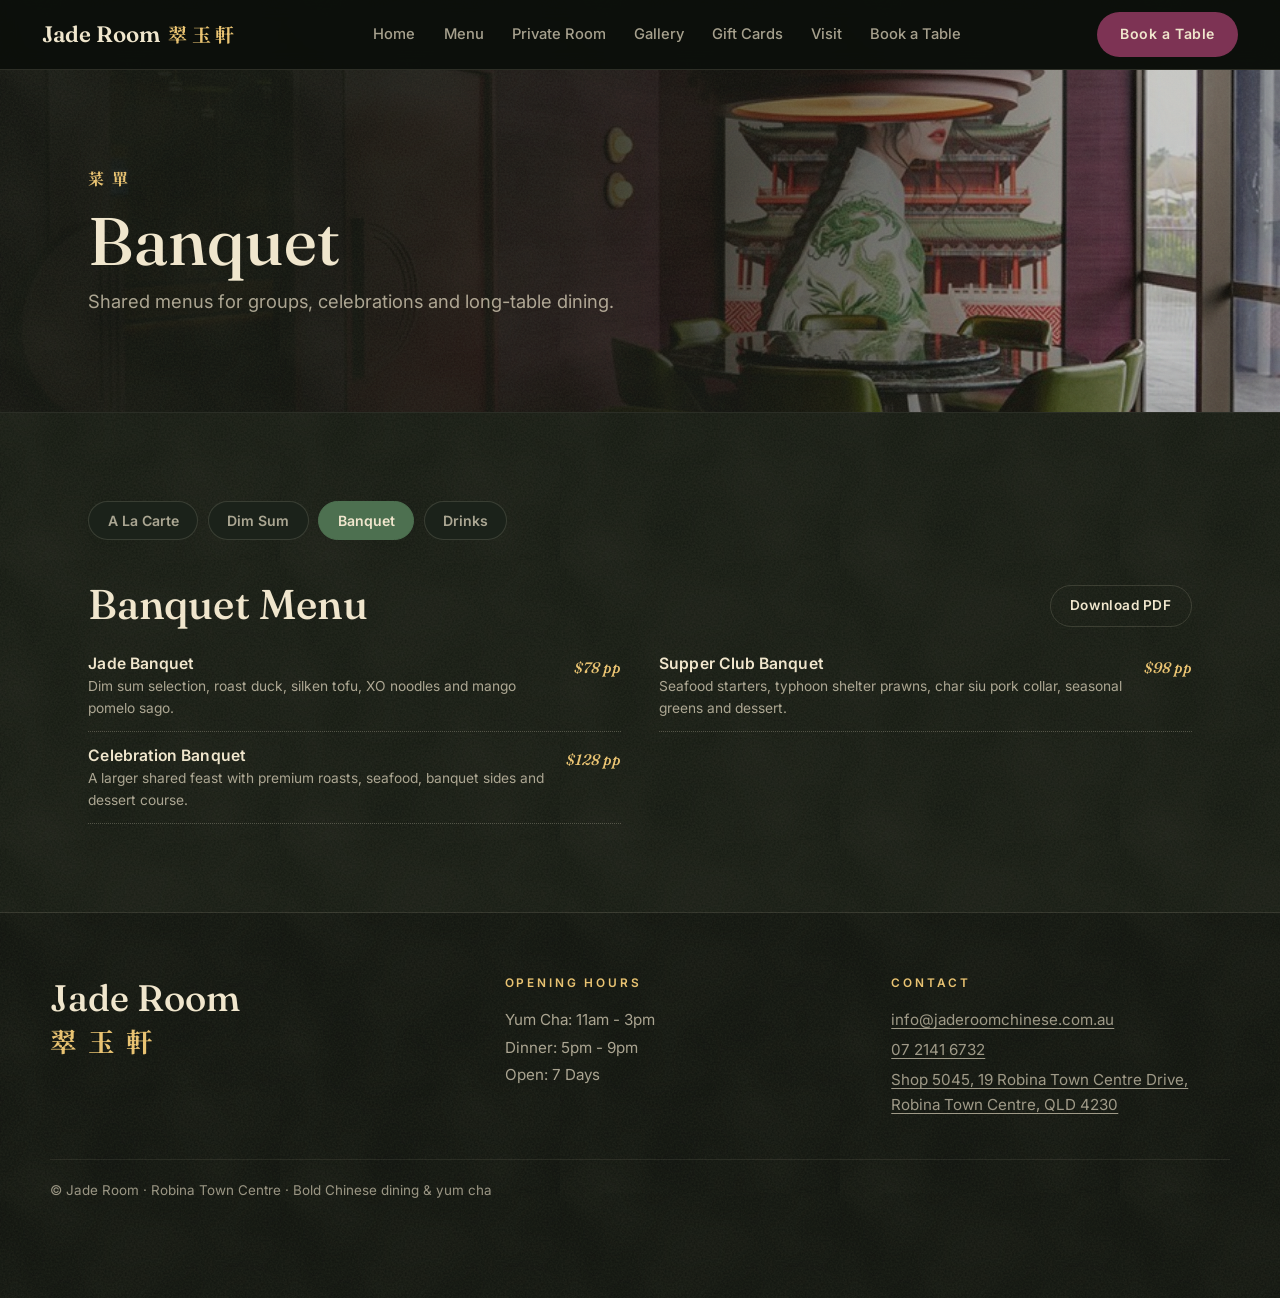
<file: menu/banquet.html>
<!doctype html>
<html lang="en">
  <head>
    <meta charset="UTF-8" />
    <meta name="viewport" content="width=device-width, initial-scale=1.0" />
    <meta name="description" content="Jade Room banquet menus for groups and celebrations in Robina Town Centre — set Chinese feasts, ideal for the private lantern room." />
    <title>Banquet Menus | Jade Room Robina | Group Dining</title>
    <link rel="canonical" href="https://www.jaderoomchinese.com.au/menu/banquet.html" />
    <meta property="og:title" content="Banquet Menus | Jade Room Robina | Group Dining" />
    <meta property="og:description" content="Jade Room banquet menus for groups and celebrations in Robina Town Centre — set Chinese feasts, ideal for the private lantern room." />
    <meta property="og:image" content="https://www.jaderoomchinese.com.au/assets/responsive/jade-room-food-1100.jpg" />
    <meta property="og:site_name" content="Jade Room" />
    <meta name="twitter:card" content="summary_large_image" />
    <link rel="preconnect" href="https://fonts.googleapis.com" />
    <link rel="preconnect" href="https://fonts.gstatic.com" crossorigin />
    <link
      href="https://fonts.googleapis.com/css2?family=Fraunces:ital,opsz,wght@0,9..144,400;0,9..144,600;0,9..144,700;1,9..144,400;1,9..144,600&family=Inter:wght@400;500;600;700&family=Noto+Serif+TC:wght@700;900&display=swap"
      rel="stylesheet"
    />
    <link rel="stylesheet" href="../styles.css?v=jrd-2" />
    <meta name="theme-color" content="#11160f" />
    <meta property="og:locale" content="en_AU" />
    <meta property="og:url" content="https://www.jaderoomchinese.com.au/menu/banquet.html" />
    <meta property="og:type" content="website" />
    <script type="application/ld+json">
{
  "@context": "https://schema.org",
  "@type": "BreadcrumbList",
  "itemListElement": [
    {
      "@type": "ListItem",
      "position": 1,
      "name": "Home",
      "item": "https://www.jaderoomchinese.com.au/"
    },
    {
      "@type": "ListItem",
      "position": 2,
      "name": "Menus",
      "item": "https://www.jaderoomchinese.com.au/menu.html"
    },
    {
      "@type": "ListItem",
      "position": 3,
      "name": "Banquet",
      "item": "https://www.jaderoomchinese.com.au/menu/banquet.html"
    }
  ]
}
    </script>
    <script type="application/ld+json">
{
  "@context": "https://schema.org",
  "@type": "Menu",
  "name": "Jade Room Banquet Menu",
  "description": "Shared menus for groups, celebrations and long-table dining.",
  "url": "https://www.jaderoomchinese.com.au/menu/banquet.html",
  "inLanguage": "en-AU",
  "mainEntityOfPage": "https://www.jaderoomchinese.com.au/menu/banquet.html",
  "hasMenuSection": [
    {
      "@type": "MenuSection",
      "name": "Banquet",
      "hasMenuItem": [
        {
          "@type": "MenuItem",
          "name": "Jade Banquet",
          "description": "Dim sum selection, roast duck, silken tofu, XO noodles and mango pomelo sago.",
          "offers": {
            "@type": "Offer",
            "price": "78",
            "priceCurrency": "AUD"
          }
        },
        {
          "@type": "MenuItem",
          "name": "Supper Club Banquet",
          "description": "Seafood starters, typhoon shelter prawns, char siu pork collar, seasonal greens and dessert.",
          "offers": {
            "@type": "Offer",
            "price": "98",
            "priceCurrency": "AUD"
          }
        },
        {
          "@type": "MenuItem",
          "name": "Celebration Banquet",
          "description": "A larger shared feast with premium roasts, seafood, banquet sides and dessert course.",
          "offers": {
            "@type": "Offer",
            "price": "128",
            "priceCurrency": "AUD"
          }
        }
      ]
    }
  ]
}
    </script>
  </head>
  <body data-menu-page-id="banquet">
    <header class="site-header" aria-label="Primary navigation">
      <a class="brand-mark" href="../index.html" aria-label="Jade Room home">Jade Room <span class="zh">翠玉軒</span></a>
      <nav class="nav-links" id="mobile-menu" aria-label="Site sections">
        <a href="../index.html">Home</a>
        <a href="../menu.html">Menu</a>
        <a href="../private-room.html">Private Room</a>
        <a href="../gallery.html">Gallery</a>
        <a href="../index.html#gift-cards">Gift Cards</a>
        <a href="../index.html#visit">Visit</a>
        <a href="../index.html#bookings">Book a Table</a>
      </nav>
      <button class="mobile-menu-toggle" type="button" aria-expanded="false" aria-controls="mobile-menu">Menu</button>
      <a class="button primary header-action" href="../index.html#bookings">Book a Table</a>
    </header>

    <main>
      <section class="page-hero">
        <div class="page-hero-media" data-menu-detail-hero aria-hidden="true"></div>
        <div class="page-hero-inner">
          <p class="hero-zh" aria-hidden="true">菜單</p>
          <h1 data-menu-detail-title>Menu</h1>
          <p class="lede" data-menu-detail-intro></p>
        </div>
      </section>

      <section class="section">
        <nav class="menu-tabs" data-menu-nav aria-label="Other menu categories"></nav>
        <div data-menu-detail></div>
      </section>
    </main>

    <footer class="site-footer">
      <div class="footer-inner">
        <div class="footer-wordmark">
          Jade Room
          <span class="zh">翠玉軒</span>
        </div>
        <div class="footer-info-block">
          <h2>Opening Hours</h2>
          <div data-hours-list>
            <span>Yum Cha: 11am - 3pm</span>
            <span>Dinner: 5pm - 9pm</span>
            <span>Open: 7 Days</span>
          </div>
        </div>
        <div class="footer-info-block">
          <h2>Contact</h2>
          <a data-content="email" href="mailto:info@jaderoomchinese.com.au">info@jaderoomchinese.com.au</a>
          <a data-content="phone" href="tel:0721416732">07 2141 6732</a>
          <a data-content="address" data-map-link href="https://maps.app.goo.gl/iH2ejvEQFr9DbDYf6" target="_blank" rel="noreferrer">
            Shop 5045, 19 Robina Town Centre Drive, Robina Town Centre, QLD 4230
          </a>
        </div>
      </div>
      <p class="footer-note">© Jade Room · Robina Town Centre · Bold Chinese dining &amp; yum cha</p>
    </footer>

    <div class="mobile-action-bar" aria-label="Quick actions">
      <a class="button jade" data-tel-link href="tel:0721416732">Call</a>
      <a class="button primary" href="../index.html#bookings">Book a table</a>
    </div>

    <script src="../content-data.js?v=jrd-2"></script>
    <script src="../script.js?v=jrd-3"></script>
  </body>
</html>
</file>
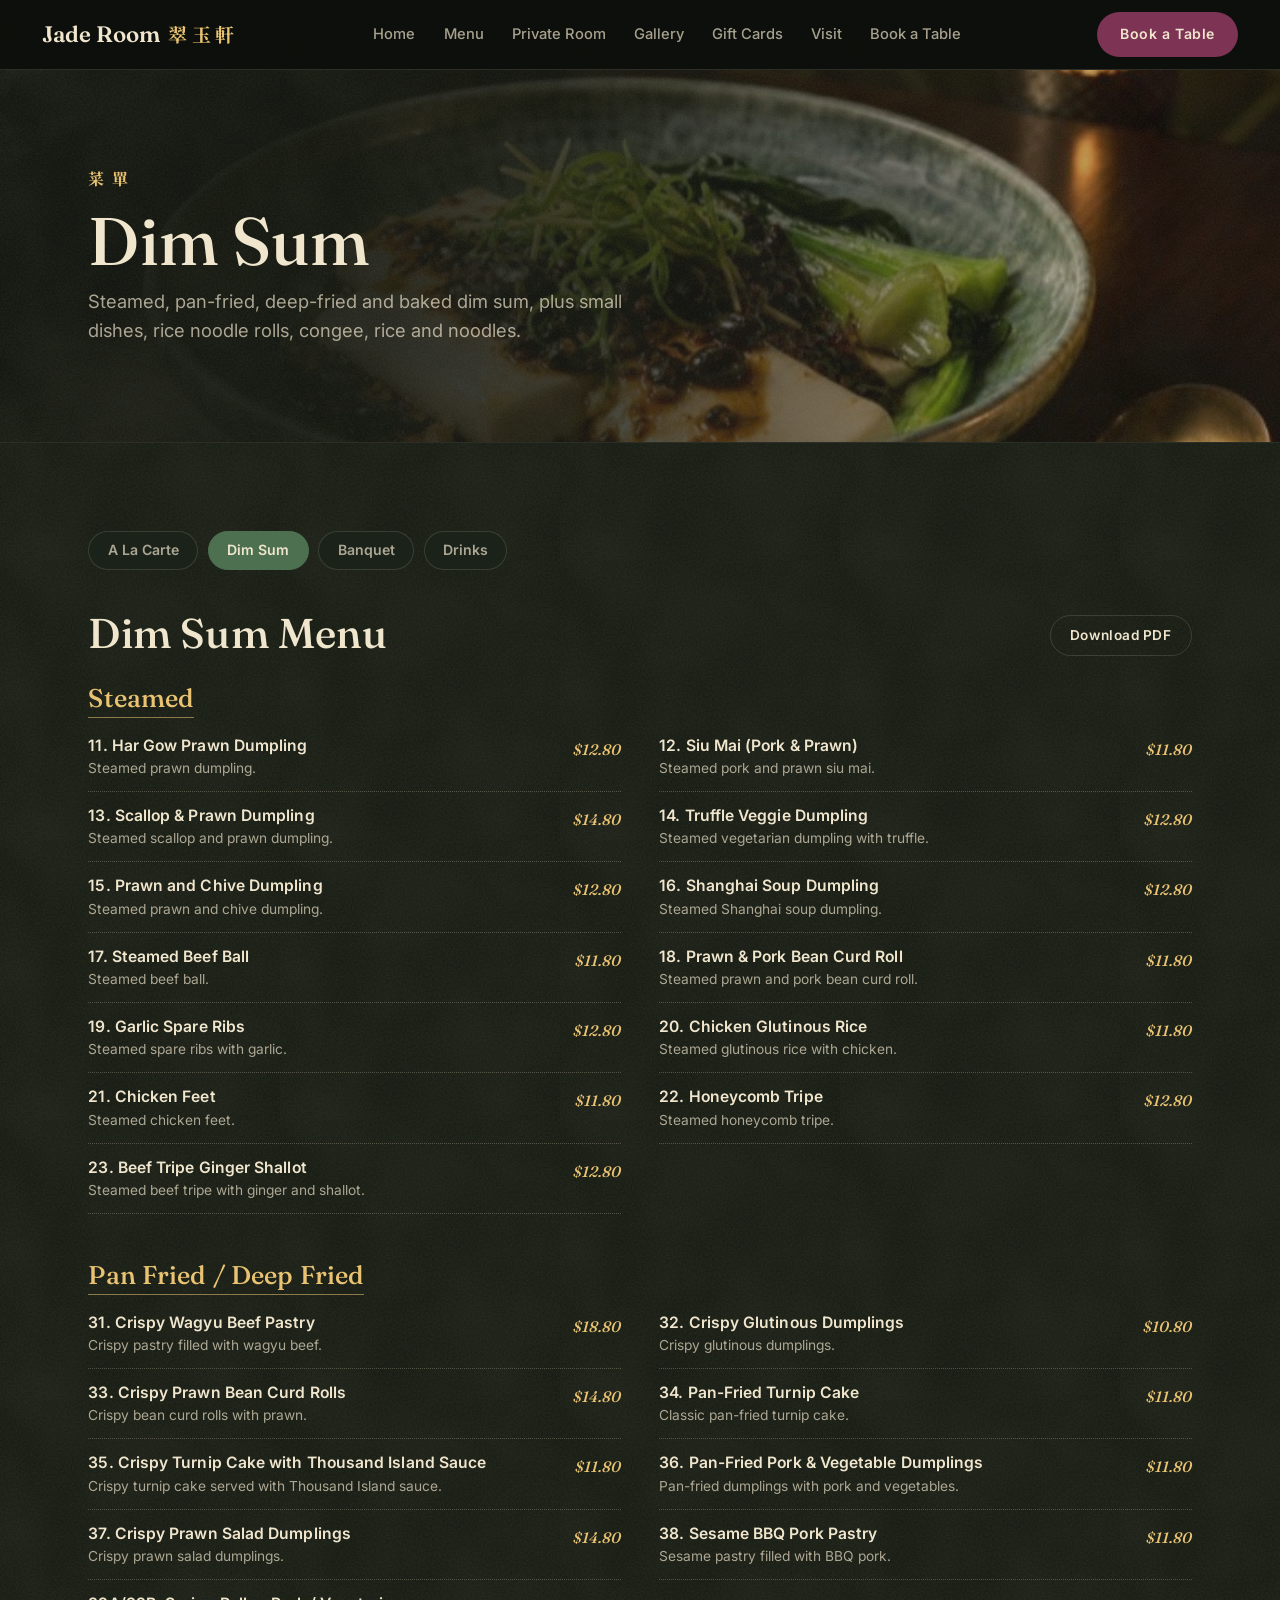
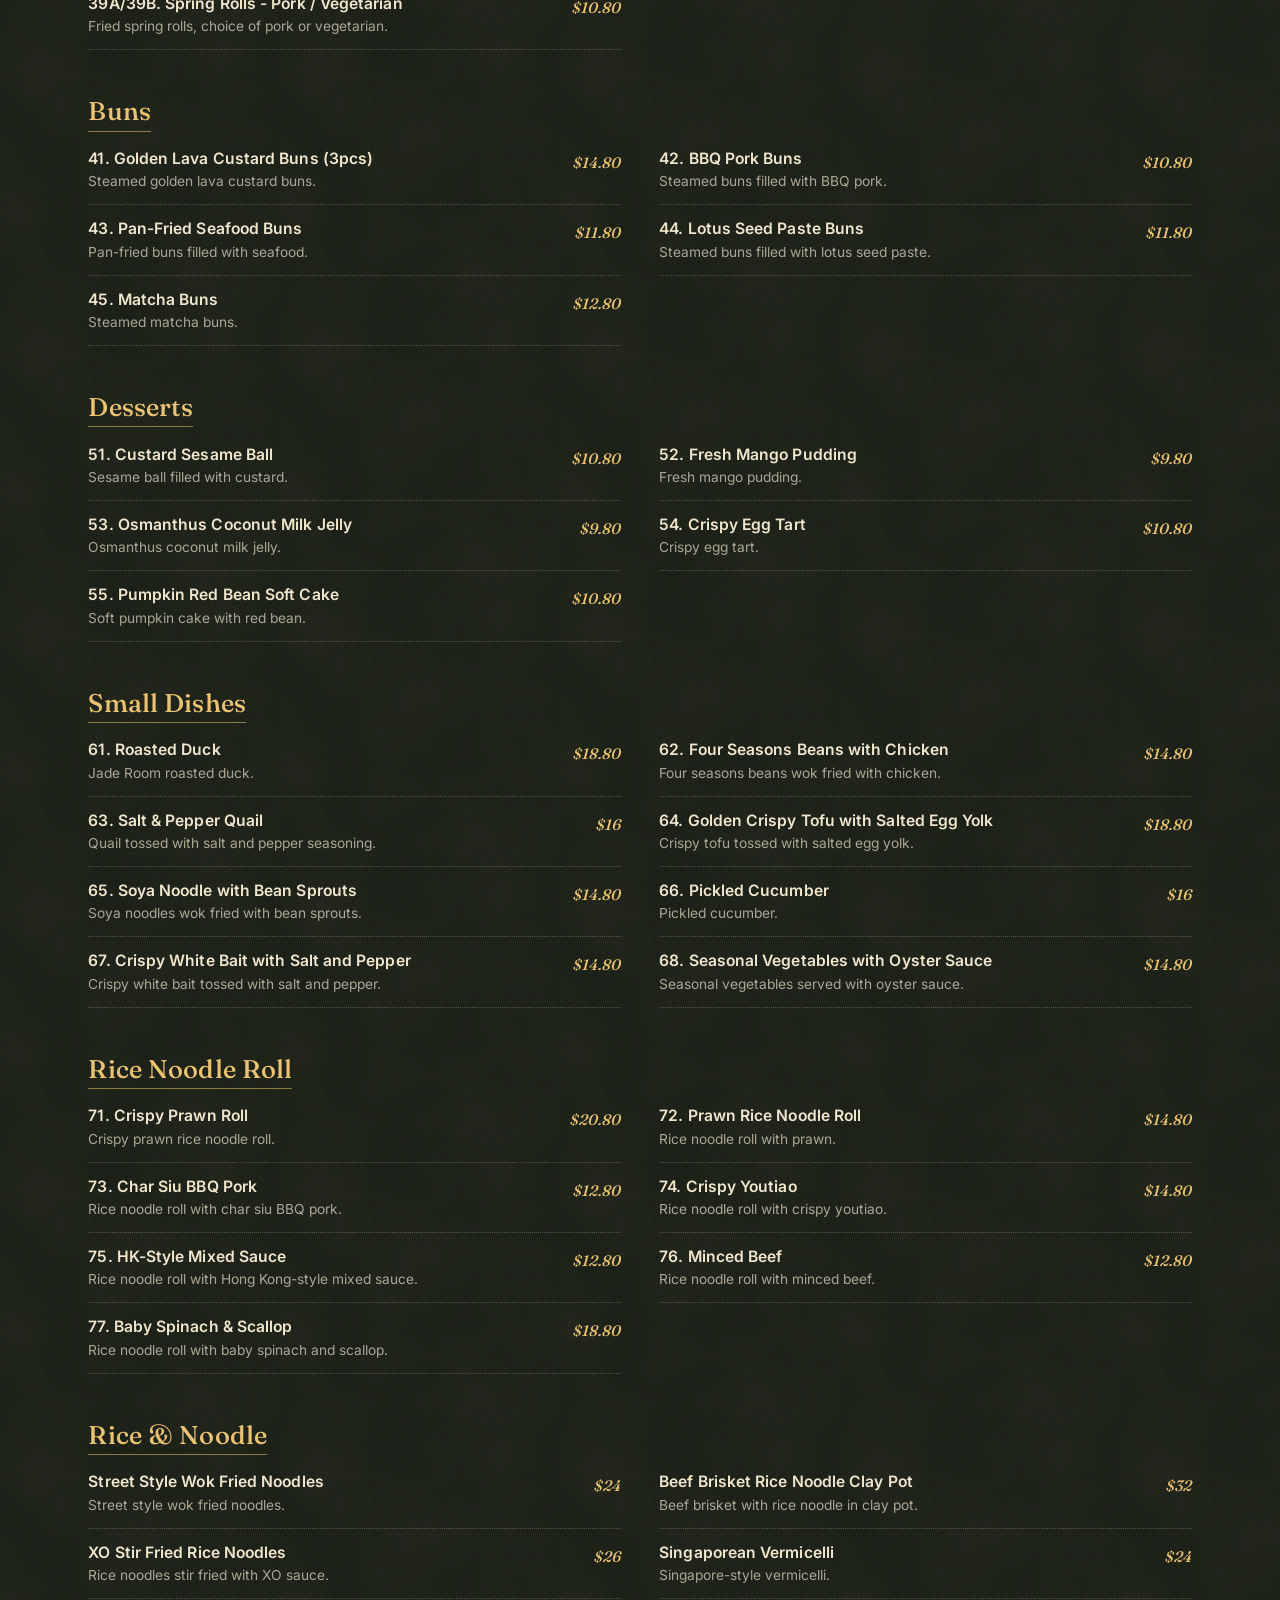
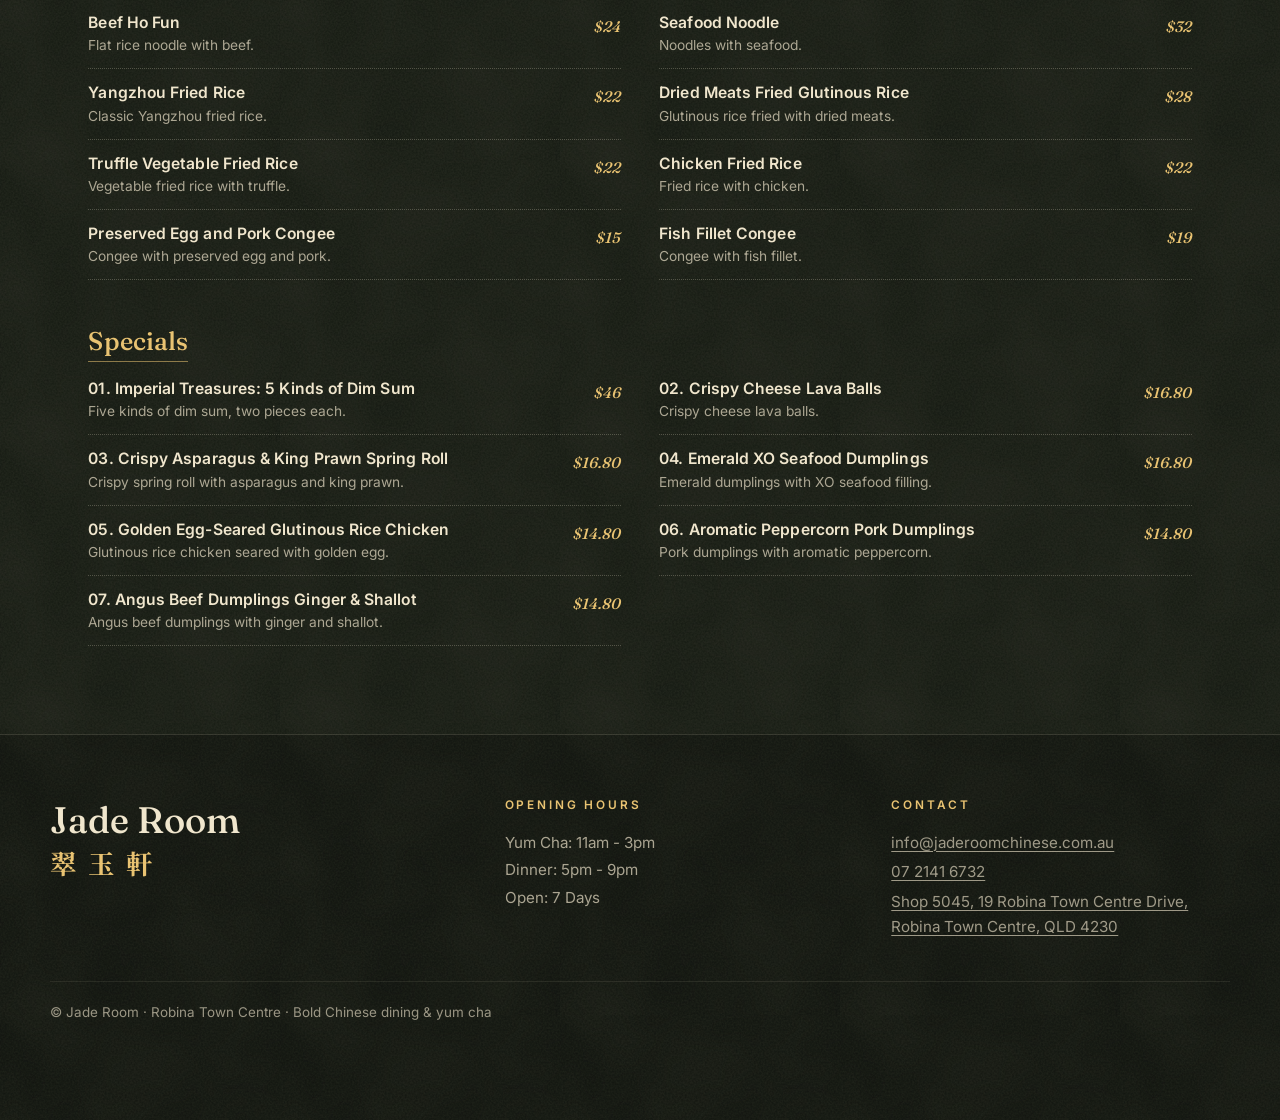
<file: menu/dim-sum.html>
<!doctype html>
<html lang="en">
  <head>
    <meta charset="UTF-8" />
    <meta name="viewport" content="width=device-width, initial-scale=1.0" />
    <meta name="description" content="Jade Room's dim sum menu in Robina: handmade dumplings, har gow, siu mai, bao, rice noodle rolls, congee and yum cha favourites, daily 11am-3pm." />
    <title>Dim Sum &amp; Yum Cha Menu | Jade Room Robina</title>
    <link rel="canonical" href="https://www.jaderoomchinese.com.au/menu/dim-sum.html" />
    <meta property="og:title" content="Dim Sum &amp; Yum Cha Menu | Jade Room Robina" />
    <meta property="og:description" content="Jade Room's dim sum menu in Robina: handmade dumplings, har gow, siu mai, bao, rice noodle rolls, congee and yum cha favourites, daily 11am-3pm." />
    <meta property="og:image" content="https://www.jaderoomchinese.com.au/assets/responsive/jade-room-food-1100.jpg" />
    <meta property="og:site_name" content="Jade Room" />
    <meta name="twitter:card" content="summary_large_image" />
    <link rel="preconnect" href="https://fonts.googleapis.com" />
    <link rel="preconnect" href="https://fonts.gstatic.com" crossorigin />
    <link
      href="https://fonts.googleapis.com/css2?family=Fraunces:ital,opsz,wght@0,9..144,400;0,9..144,600;0,9..144,700;1,9..144,400;1,9..144,600&family=Inter:wght@400;500;600;700&family=Noto+Serif+TC:wght@700;900&display=swap"
      rel="stylesheet"
    />
    <link rel="stylesheet" href="../styles.css?v=jrd-2" />
    <meta name="theme-color" content="#11160f" />
    <meta property="og:locale" content="en_AU" />
    <meta property="og:url" content="https://www.jaderoomchinese.com.au/menu/dim-sum.html" />
    <meta property="og:type" content="website" />
    <script type="application/ld+json">
{
  "@context": "https://schema.org",
  "@type": "BreadcrumbList",
  "itemListElement": [
    {
      "@type": "ListItem",
      "position": 1,
      "name": "Home",
      "item": "https://www.jaderoomchinese.com.au/"
    },
    {
      "@type": "ListItem",
      "position": 2,
      "name": "Menus",
      "item": "https://www.jaderoomchinese.com.au/menu.html"
    },
    {
      "@type": "ListItem",
      "position": 3,
      "name": "Dim Sum",
      "item": "https://www.jaderoomchinese.com.au/menu/dim-sum.html"
    }
  ]
}
    </script>
    <script type="application/ld+json">
{
  "@context": "https://schema.org",
  "@type": "Menu",
  "name": "Jade Room Dim Sum Menu",
  "description": "Steamed, pan-fried, deep-fried and baked dim sum, plus small dishes, rice noodle rolls, congee, rice and noodles.",
  "url": "https://www.jaderoomchinese.com.au/menu/dim-sum.html",
  "inLanguage": "en-AU",
  "mainEntityOfPage": "https://www.jaderoomchinese.com.au/menu/dim-sum.html",
  "hasMenuSection": [
    {
      "@type": "MenuSection",
      "name": "Steamed",
      "hasMenuItem": [
        {
          "@type": "MenuItem",
          "name": "11. Har Gow Prawn Dumpling",
          "description": "Steamed prawn dumpling.",
          "offers": {
            "@type": "Offer",
            "price": "12.80",
            "priceCurrency": "AUD"
          }
        },
        {
          "@type": "MenuItem",
          "name": "12. Siu Mai (Pork & Prawn)",
          "description": "Steamed pork and prawn siu mai.",
          "offers": {
            "@type": "Offer",
            "price": "11.80",
            "priceCurrency": "AUD"
          }
        },
        {
          "@type": "MenuItem",
          "name": "13. Scallop & Prawn Dumpling",
          "description": "Steamed scallop and prawn dumpling.",
          "offers": {
            "@type": "Offer",
            "price": "14.80",
            "priceCurrency": "AUD"
          }
        },
        {
          "@type": "MenuItem",
          "name": "14. Truffle Veggie Dumpling",
          "description": "Steamed vegetarian dumpling with truffle.",
          "offers": {
            "@type": "Offer",
            "price": "12.80",
            "priceCurrency": "AUD"
          }
        },
        {
          "@type": "MenuItem",
          "name": "15. Prawn and Chive Dumpling",
          "description": "Steamed prawn and chive dumpling.",
          "offers": {
            "@type": "Offer",
            "price": "12.80",
            "priceCurrency": "AUD"
          }
        },
        {
          "@type": "MenuItem",
          "name": "16. Shanghai Soup Dumpling",
          "description": "Steamed Shanghai soup dumpling.",
          "offers": {
            "@type": "Offer",
            "price": "12.80",
            "priceCurrency": "AUD"
          }
        },
        {
          "@type": "MenuItem",
          "name": "17. Steamed Beef Ball",
          "description": "Steamed beef ball.",
          "offers": {
            "@type": "Offer",
            "price": "11.80",
            "priceCurrency": "AUD"
          }
        },
        {
          "@type": "MenuItem",
          "name": "18. Prawn & Pork Bean Curd Roll",
          "description": "Steamed prawn and pork bean curd roll.",
          "offers": {
            "@type": "Offer",
            "price": "11.80",
            "priceCurrency": "AUD"
          }
        },
        {
          "@type": "MenuItem",
          "name": "19. Garlic Spare Ribs",
          "description": "Steamed spare ribs with garlic.",
          "offers": {
            "@type": "Offer",
            "price": "12.80",
            "priceCurrency": "AUD"
          }
        },
        {
          "@type": "MenuItem",
          "name": "20. Chicken Glutinous Rice",
          "description": "Steamed glutinous rice with chicken.",
          "offers": {
            "@type": "Offer",
            "price": "11.80",
            "priceCurrency": "AUD"
          }
        },
        {
          "@type": "MenuItem",
          "name": "21. Chicken Feet",
          "description": "Steamed chicken feet.",
          "offers": {
            "@type": "Offer",
            "price": "11.80",
            "priceCurrency": "AUD"
          }
        },
        {
          "@type": "MenuItem",
          "name": "22. Honeycomb Tripe",
          "description": "Steamed honeycomb tripe.",
          "offers": {
            "@type": "Offer",
            "price": "12.80",
            "priceCurrency": "AUD"
          }
        },
        {
          "@type": "MenuItem",
          "name": "23. Beef Tripe Ginger Shallot",
          "description": "Steamed beef tripe with ginger and shallot.",
          "offers": {
            "@type": "Offer",
            "price": "12.80",
            "priceCurrency": "AUD"
          }
        }
      ]
    },
    {
      "@type": "MenuSection",
      "name": "Pan Fried / Deep Fried",
      "hasMenuItem": [
        {
          "@type": "MenuItem",
          "name": "31. Crispy Wagyu Beef Pastry",
          "description": "Crispy pastry filled with wagyu beef.",
          "offers": {
            "@type": "Offer",
            "price": "18.80",
            "priceCurrency": "AUD"
          }
        },
        {
          "@type": "MenuItem",
          "name": "32. Crispy Glutinous Dumplings",
          "description": "Crispy glutinous dumplings.",
          "offers": {
            "@type": "Offer",
            "price": "10.80",
            "priceCurrency": "AUD"
          }
        },
        {
          "@type": "MenuItem",
          "name": "33. Crispy Prawn Bean Curd Rolls",
          "description": "Crispy bean curd rolls with prawn.",
          "offers": {
            "@type": "Offer",
            "price": "14.80",
            "priceCurrency": "AUD"
          }
        },
        {
          "@type": "MenuItem",
          "name": "34. Pan-Fried Turnip Cake",
          "description": "Classic pan-fried turnip cake.",
          "offers": {
            "@type": "Offer",
            "price": "11.80",
            "priceCurrency": "AUD"
          }
        },
        {
          "@type": "MenuItem",
          "name": "35. Crispy Turnip Cake with Thousand Island Sauce",
          "description": "Crispy turnip cake served with Thousand Island sauce.",
          "offers": {
            "@type": "Offer",
            "price": "11.80",
            "priceCurrency": "AUD"
          }
        },
        {
          "@type": "MenuItem",
          "name": "36. Pan-Fried Pork & Vegetable Dumplings",
          "description": "Pan-fried dumplings with pork and vegetables.",
          "offers": {
            "@type": "Offer",
            "price": "11.80",
            "priceCurrency": "AUD"
          }
        },
        {
          "@type": "MenuItem",
          "name": "37. Crispy Prawn Salad Dumplings",
          "description": "Crispy prawn salad dumplings.",
          "offers": {
            "@type": "Offer",
            "price": "14.80",
            "priceCurrency": "AUD"
          }
        },
        {
          "@type": "MenuItem",
          "name": "38. Sesame BBQ Pork Pastry",
          "description": "Sesame pastry filled with BBQ pork.",
          "offers": {
            "@type": "Offer",
            "price": "11.80",
            "priceCurrency": "AUD"
          }
        },
        {
          "@type": "MenuItem",
          "name": "39A/39B. Spring Rolls - Pork / Vegetarian",
          "description": "Fried spring rolls, choice of pork or vegetarian.",
          "offers": {
            "@type": "Offer",
            "price": "10.80",
            "priceCurrency": "AUD"
          }
        }
      ]
    },
    {
      "@type": "MenuSection",
      "name": "Buns",
      "hasMenuItem": [
        {
          "@type": "MenuItem",
          "name": "41. Golden Lava Custard Buns (3pcs)",
          "description": "Steamed golden lava custard buns.",
          "offers": {
            "@type": "Offer",
            "price": "14.80",
            "priceCurrency": "AUD"
          }
        },
        {
          "@type": "MenuItem",
          "name": "42. BBQ Pork Buns",
          "description": "Steamed buns filled with BBQ pork.",
          "offers": {
            "@type": "Offer",
            "price": "10.80",
            "priceCurrency": "AUD"
          }
        },
        {
          "@type": "MenuItem",
          "name": "43. Pan-Fried Seafood Buns",
          "description": "Pan-fried buns filled with seafood.",
          "offers": {
            "@type": "Offer",
            "price": "11.80",
            "priceCurrency": "AUD"
          }
        },
        {
          "@type": "MenuItem",
          "name": "44. Lotus Seed Paste Buns",
          "description": "Steamed buns filled with lotus seed paste.",
          "offers": {
            "@type": "Offer",
            "price": "11.80",
            "priceCurrency": "AUD"
          }
        },
        {
          "@type": "MenuItem",
          "name": "45. Matcha Buns",
          "description": "Steamed matcha buns.",
          "offers": {
            "@type": "Offer",
            "price": "12.80",
            "priceCurrency": "AUD"
          }
        }
      ]
    },
    {
      "@type": "MenuSection",
      "name": "Desserts",
      "hasMenuItem": [
        {
          "@type": "MenuItem",
          "name": "51. Custard Sesame Ball",
          "description": "Sesame ball filled with custard.",
          "offers": {
            "@type": "Offer",
            "price": "10.80",
            "priceCurrency": "AUD"
          }
        },
        {
          "@type": "MenuItem",
          "name": "52. Fresh Mango Pudding",
          "description": "Fresh mango pudding.",
          "offers": {
            "@type": "Offer",
            "price": "9.80",
            "priceCurrency": "AUD"
          }
        },
        {
          "@type": "MenuItem",
          "name": "53. Osmanthus Coconut Milk Jelly",
          "description": "Osmanthus coconut milk jelly.",
          "offers": {
            "@type": "Offer",
            "price": "9.80",
            "priceCurrency": "AUD"
          }
        },
        {
          "@type": "MenuItem",
          "name": "54. Crispy Egg Tart",
          "description": "Crispy egg tart.",
          "offers": {
            "@type": "Offer",
            "price": "10.80",
            "priceCurrency": "AUD"
          }
        },
        {
          "@type": "MenuItem",
          "name": "55. Pumpkin Red Bean Soft Cake",
          "description": "Soft pumpkin cake with red bean.",
          "offers": {
            "@type": "Offer",
            "price": "10.80",
            "priceCurrency": "AUD"
          }
        }
      ]
    },
    {
      "@type": "MenuSection",
      "name": "Small Dishes",
      "hasMenuItem": [
        {
          "@type": "MenuItem",
          "name": "61. Roasted Duck",
          "description": "Jade Room roasted duck.",
          "offers": {
            "@type": "Offer",
            "price": "18.80",
            "priceCurrency": "AUD"
          }
        },
        {
          "@type": "MenuItem",
          "name": "62. Four Seasons Beans with Chicken",
          "description": "Four seasons beans wok fried with chicken.",
          "offers": {
            "@type": "Offer",
            "price": "14.80",
            "priceCurrency": "AUD"
          }
        },
        {
          "@type": "MenuItem",
          "name": "63. Salt & Pepper Quail",
          "description": "Quail tossed with salt and pepper seasoning.",
          "offers": {
            "@type": "Offer",
            "price": "16",
            "priceCurrency": "AUD"
          }
        },
        {
          "@type": "MenuItem",
          "name": "64. Golden Crispy Tofu with Salted Egg Yolk",
          "description": "Crispy tofu tossed with salted egg yolk.",
          "offers": {
            "@type": "Offer",
            "price": "18.80",
            "priceCurrency": "AUD"
          }
        },
        {
          "@type": "MenuItem",
          "name": "65. Soya Noodle with Bean Sprouts",
          "description": "Soya noodles wok fried with bean sprouts.",
          "offers": {
            "@type": "Offer",
            "price": "14.80",
            "priceCurrency": "AUD"
          }
        },
        {
          "@type": "MenuItem",
          "name": "66. Pickled Cucumber",
          "description": "Pickled cucumber.",
          "offers": {
            "@type": "Offer",
            "price": "16",
            "priceCurrency": "AUD"
          }
        },
        {
          "@type": "MenuItem",
          "name": "67. Crispy White Bait with Salt and Pepper",
          "description": "Crispy white bait tossed with salt and pepper.",
          "offers": {
            "@type": "Offer",
            "price": "14.80",
            "priceCurrency": "AUD"
          }
        },
        {
          "@type": "MenuItem",
          "name": "68. Seasonal Vegetables with Oyster Sauce",
          "description": "Seasonal vegetables served with oyster sauce.",
          "offers": {
            "@type": "Offer",
            "price": "14.80",
            "priceCurrency": "AUD"
          }
        }
      ]
    },
    {
      "@type": "MenuSection",
      "name": "Rice Noodle Roll",
      "hasMenuItem": [
        {
          "@type": "MenuItem",
          "name": "71. Crispy Prawn Roll",
          "description": "Crispy prawn rice noodle roll.",
          "offers": {
            "@type": "Offer",
            "price": "20.80",
            "priceCurrency": "AUD"
          }
        },
        {
          "@type": "MenuItem",
          "name": "72. Prawn Rice Noodle Roll",
          "description": "Rice noodle roll with prawn.",
          "offers": {
            "@type": "Offer",
            "price": "14.80",
            "priceCurrency": "AUD"
          }
        },
        {
          "@type": "MenuItem",
          "name": "73. Char Siu BBQ Pork",
          "description": "Rice noodle roll with char siu BBQ pork.",
          "offers": {
            "@type": "Offer",
            "price": "12.80",
            "priceCurrency": "AUD"
          }
        },
        {
          "@type": "MenuItem",
          "name": "74. Crispy Youtiao",
          "description": "Rice noodle roll with crispy youtiao.",
          "offers": {
            "@type": "Offer",
            "price": "14.80",
            "priceCurrency": "AUD"
          }
        },
        {
          "@type": "MenuItem",
          "name": "75. HK-Style Mixed Sauce",
          "description": "Rice noodle roll with Hong Kong-style mixed sauce.",
          "offers": {
            "@type": "Offer",
            "price": "12.80",
            "priceCurrency": "AUD"
          }
        },
        {
          "@type": "MenuItem",
          "name": "76. Minced Beef",
          "description": "Rice noodle roll with minced beef.",
          "offers": {
            "@type": "Offer",
            "price": "12.80",
            "priceCurrency": "AUD"
          }
        },
        {
          "@type": "MenuItem",
          "name": "77. Baby Spinach & Scallop",
          "description": "Rice noodle roll with baby spinach and scallop.",
          "offers": {
            "@type": "Offer",
            "price": "18.80",
            "priceCurrency": "AUD"
          }
        }
      ]
    },
    {
      "@type": "MenuSection",
      "name": "Rice & Noodle",
      "hasMenuItem": [
        {
          "@type": "MenuItem",
          "name": "Street Style Wok Fried Noodles",
          "description": "Street style wok fried noodles.",
          "offers": {
            "@type": "Offer",
            "price": "24",
            "priceCurrency": "AUD"
          }
        },
        {
          "@type": "MenuItem",
          "name": "Beef Brisket Rice Noodle Clay Pot",
          "description": "Beef brisket with rice noodle in clay pot.",
          "offers": {
            "@type": "Offer",
            "price": "32",
            "priceCurrency": "AUD"
          }
        },
        {
          "@type": "MenuItem",
          "name": "XO Stir Fried Rice Noodles",
          "description": "Rice noodles stir fried with XO sauce.",
          "offers": {
            "@type": "Offer",
            "price": "26",
            "priceCurrency": "AUD"
          }
        },
        {
          "@type": "MenuItem",
          "name": "Singaporean Vermicelli",
          "description": "Singapore-style vermicelli.",
          "offers": {
            "@type": "Offer",
            "price": "24",
            "priceCurrency": "AUD"
          }
        },
        {
          "@type": "MenuItem",
          "name": "Beef Ho Fun",
          "description": "Flat rice noodle with beef.",
          "offers": {
            "@type": "Offer",
            "price": "24",
            "priceCurrency": "AUD"
          }
        },
        {
          "@type": "MenuItem",
          "name": "Seafood Noodle",
          "description": "Noodles with seafood.",
          "offers": {
            "@type": "Offer",
            "price": "32",
            "priceCurrency": "AUD"
          }
        },
        {
          "@type": "MenuItem",
          "name": "Yangzhou Fried Rice",
          "description": "Classic Yangzhou fried rice.",
          "offers": {
            "@type": "Offer",
            "price": "22",
            "priceCurrency": "AUD"
          }
        },
        {
          "@type": "MenuItem",
          "name": "Dried Meats Fried Glutinous Rice",
          "description": "Glutinous rice fried with dried meats.",
          "offers": {
            "@type": "Offer",
            "price": "28",
            "priceCurrency": "AUD"
          }
        },
        {
          "@type": "MenuItem",
          "name": "Truffle Vegetable Fried Rice",
          "description": "Vegetable fried rice with truffle.",
          "offers": {
            "@type": "Offer",
            "price": "22",
            "priceCurrency": "AUD"
          }
        },
        {
          "@type": "MenuItem",
          "name": "Chicken Fried Rice",
          "description": "Fried rice with chicken.",
          "offers": {
            "@type": "Offer",
            "price": "22",
            "priceCurrency": "AUD"
          }
        },
        {
          "@type": "MenuItem",
          "name": "Preserved Egg and Pork Congee",
          "description": "Congee with preserved egg and pork.",
          "offers": {
            "@type": "Offer",
            "price": "15",
            "priceCurrency": "AUD"
          }
        },
        {
          "@type": "MenuItem",
          "name": "Fish Fillet Congee",
          "description": "Congee with fish fillet.",
          "offers": {
            "@type": "Offer",
            "price": "19",
            "priceCurrency": "AUD"
          }
        }
      ]
    },
    {
      "@type": "MenuSection",
      "name": "Specials",
      "hasMenuItem": [
        {
          "@type": "MenuItem",
          "name": "01. Imperial Treasures: 5 Kinds of Dim Sum",
          "description": "Five kinds of dim sum, two pieces each.",
          "offers": {
            "@type": "Offer",
            "price": "46",
            "priceCurrency": "AUD"
          }
        },
        {
          "@type": "MenuItem",
          "name": "02. Crispy Cheese Lava Balls",
          "description": "Crispy cheese lava balls.",
          "offers": {
            "@type": "Offer",
            "price": "16.80",
            "priceCurrency": "AUD"
          }
        },
        {
          "@type": "MenuItem",
          "name": "03. Crispy Asparagus & King Prawn Spring Roll",
          "description": "Crispy spring roll with asparagus and king prawn.",
          "offers": {
            "@type": "Offer",
            "price": "16.80",
            "priceCurrency": "AUD"
          }
        },
        {
          "@type": "MenuItem",
          "name": "04. Emerald XO Seafood Dumplings",
          "description": "Emerald dumplings with XO seafood filling.",
          "offers": {
            "@type": "Offer",
            "price": "16.80",
            "priceCurrency": "AUD"
          }
        },
        {
          "@type": "MenuItem",
          "name": "05. Golden Egg-Seared Glutinous Rice Chicken",
          "description": "Glutinous rice chicken seared with golden egg.",
          "offers": {
            "@type": "Offer",
            "price": "14.80",
            "priceCurrency": "AUD"
          }
        },
        {
          "@type": "MenuItem",
          "name": "06. Aromatic Peppercorn Pork Dumplings",
          "description": "Pork dumplings with aromatic peppercorn.",
          "offers": {
            "@type": "Offer",
            "price": "14.80",
            "priceCurrency": "AUD"
          }
        },
        {
          "@type": "MenuItem",
          "name": "07. Angus Beef Dumplings Ginger & Shallot",
          "description": "Angus beef dumplings with ginger and shallot.",
          "offers": {
            "@type": "Offer",
            "price": "14.80",
            "priceCurrency": "AUD"
          }
        }
      ]
    }
  ]
}
    </script>
  </head>
  <body data-menu-page-id="dim-sum">
    <header class="site-header" aria-label="Primary navigation">
      <a class="brand-mark" href="../index.html" aria-label="Jade Room home">Jade Room <span class="zh">翠玉軒</span></a>
      <nav class="nav-links" id="mobile-menu" aria-label="Site sections">
        <a href="../index.html">Home</a>
        <a href="../menu.html">Menu</a>
        <a href="../private-room.html">Private Room</a>
        <a href="../gallery.html">Gallery</a>
        <a href="../index.html#gift-cards">Gift Cards</a>
        <a href="../index.html#visit">Visit</a>
        <a href="../index.html#bookings">Book a Table</a>
      </nav>
      <button class="mobile-menu-toggle" type="button" aria-expanded="false" aria-controls="mobile-menu">Menu</button>
      <a class="button primary header-action" href="../index.html#bookings">Book a Table</a>
    </header>

    <main>
      <section class="page-hero">
        <div class="page-hero-media" data-menu-detail-hero aria-hidden="true"></div>
        <div class="page-hero-inner">
          <p class="hero-zh" aria-hidden="true">菜單</p>
          <h1 data-menu-detail-title>Menu</h1>
          <p class="lede" data-menu-detail-intro></p>
        </div>
      </section>

      <section class="section">
        <nav class="menu-tabs" data-menu-nav aria-label="Other menu categories"></nav>
        <div data-menu-detail></div>
      </section>
    </main>

    <footer class="site-footer">
      <div class="footer-inner">
        <div class="footer-wordmark">
          Jade Room
          <span class="zh">翠玉軒</span>
        </div>
        <div class="footer-info-block">
          <h2>Opening Hours</h2>
          <div data-hours-list>
            <span>Yum Cha: 11am - 3pm</span>
            <span>Dinner: 5pm - 9pm</span>
            <span>Open: 7 Days</span>
          </div>
        </div>
        <div class="footer-info-block">
          <h2>Contact</h2>
          <a data-content="email" href="mailto:info@jaderoomchinese.com.au">info@jaderoomchinese.com.au</a>
          <a data-content="phone" href="tel:0721416732">07 2141 6732</a>
          <a data-content="address" data-map-link href="https://maps.app.goo.gl/iH2ejvEQFr9DbDYf6" target="_blank" rel="noreferrer">
            Shop 5045, 19 Robina Town Centre Drive, Robina Town Centre, QLD 4230
          </a>
        </div>
      </div>
      <p class="footer-note">© Jade Room · Robina Town Centre · Bold Chinese dining &amp; yum cha</p>
    </footer>

    <div class="mobile-action-bar" aria-label="Quick actions">
      <a class="button jade" data-tel-link href="tel:0721416732">Call</a>
      <a class="button primary" href="../index.html#bookings">Book a table</a>
    </div>

    <script src="../content-data.js?v=jrd-2"></script>
    <script src="../script.js?v=jrd-3"></script>
  </body>
</html>
</file>
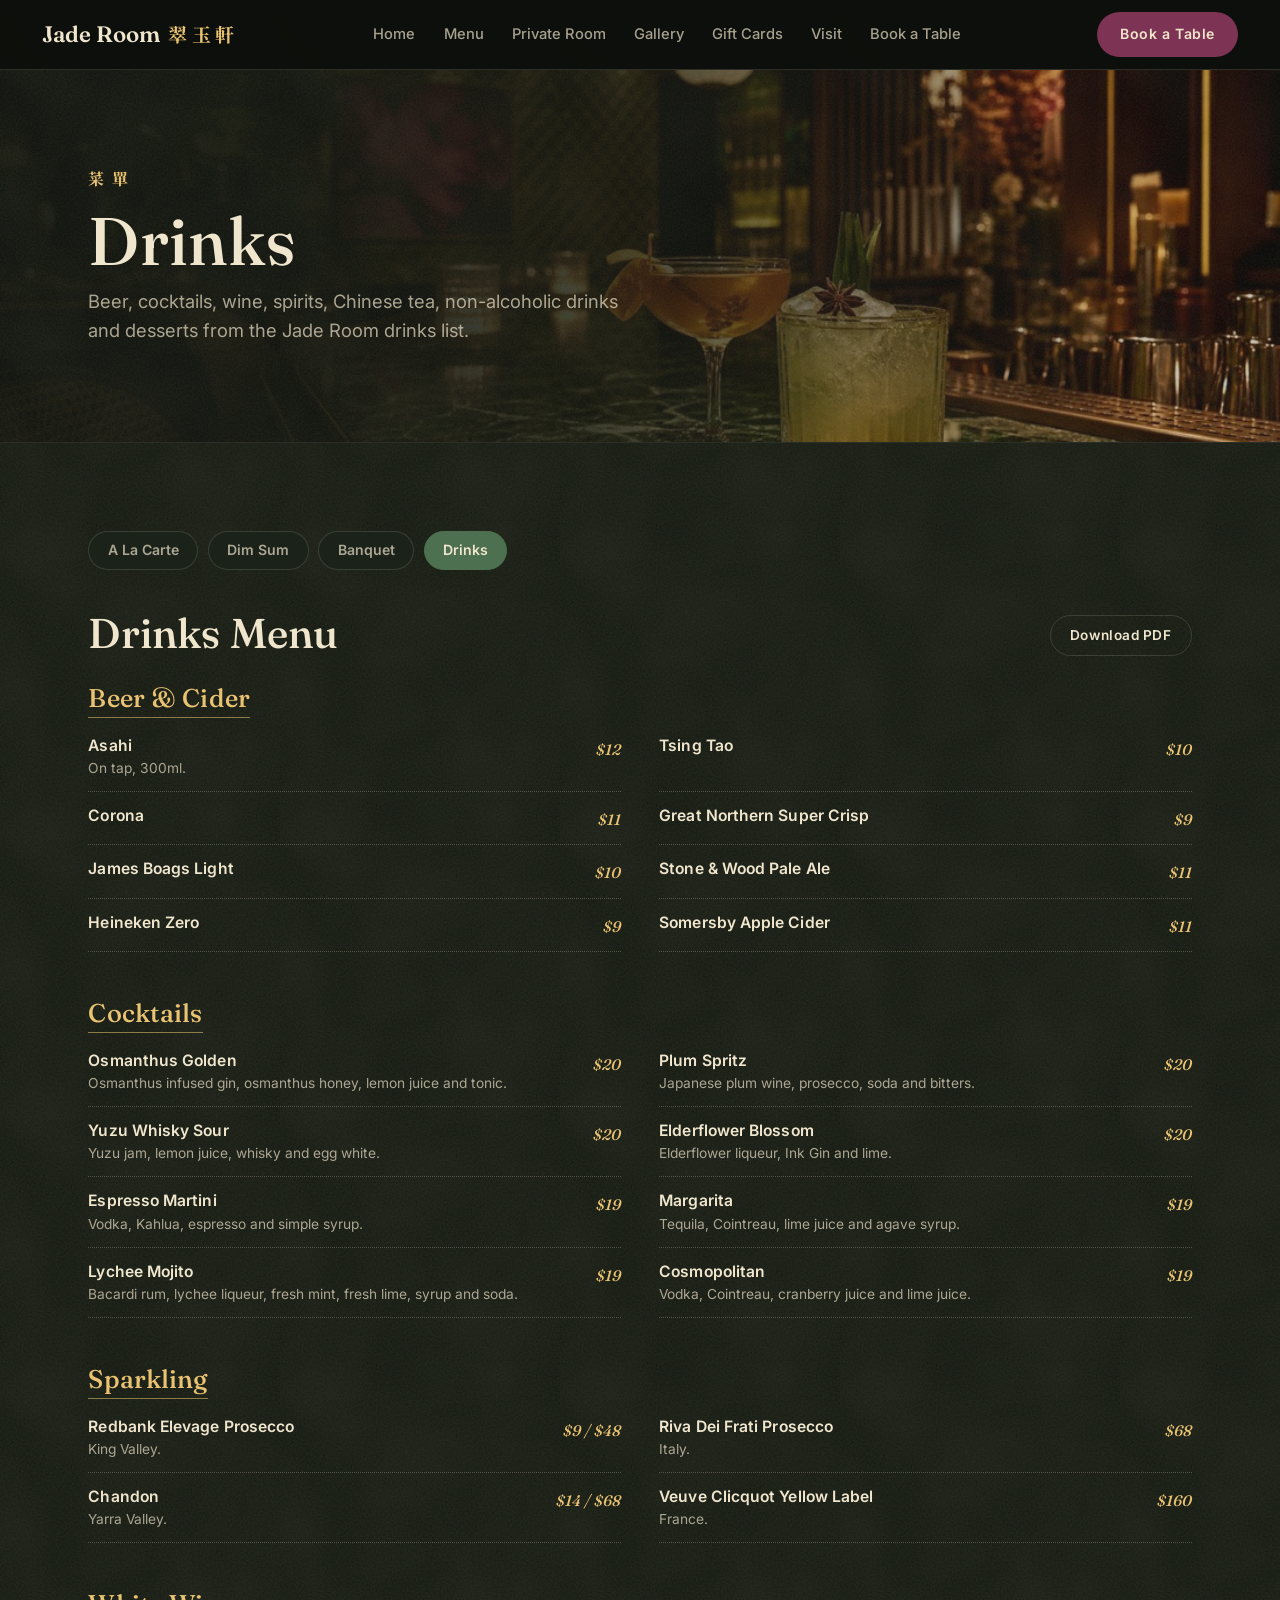
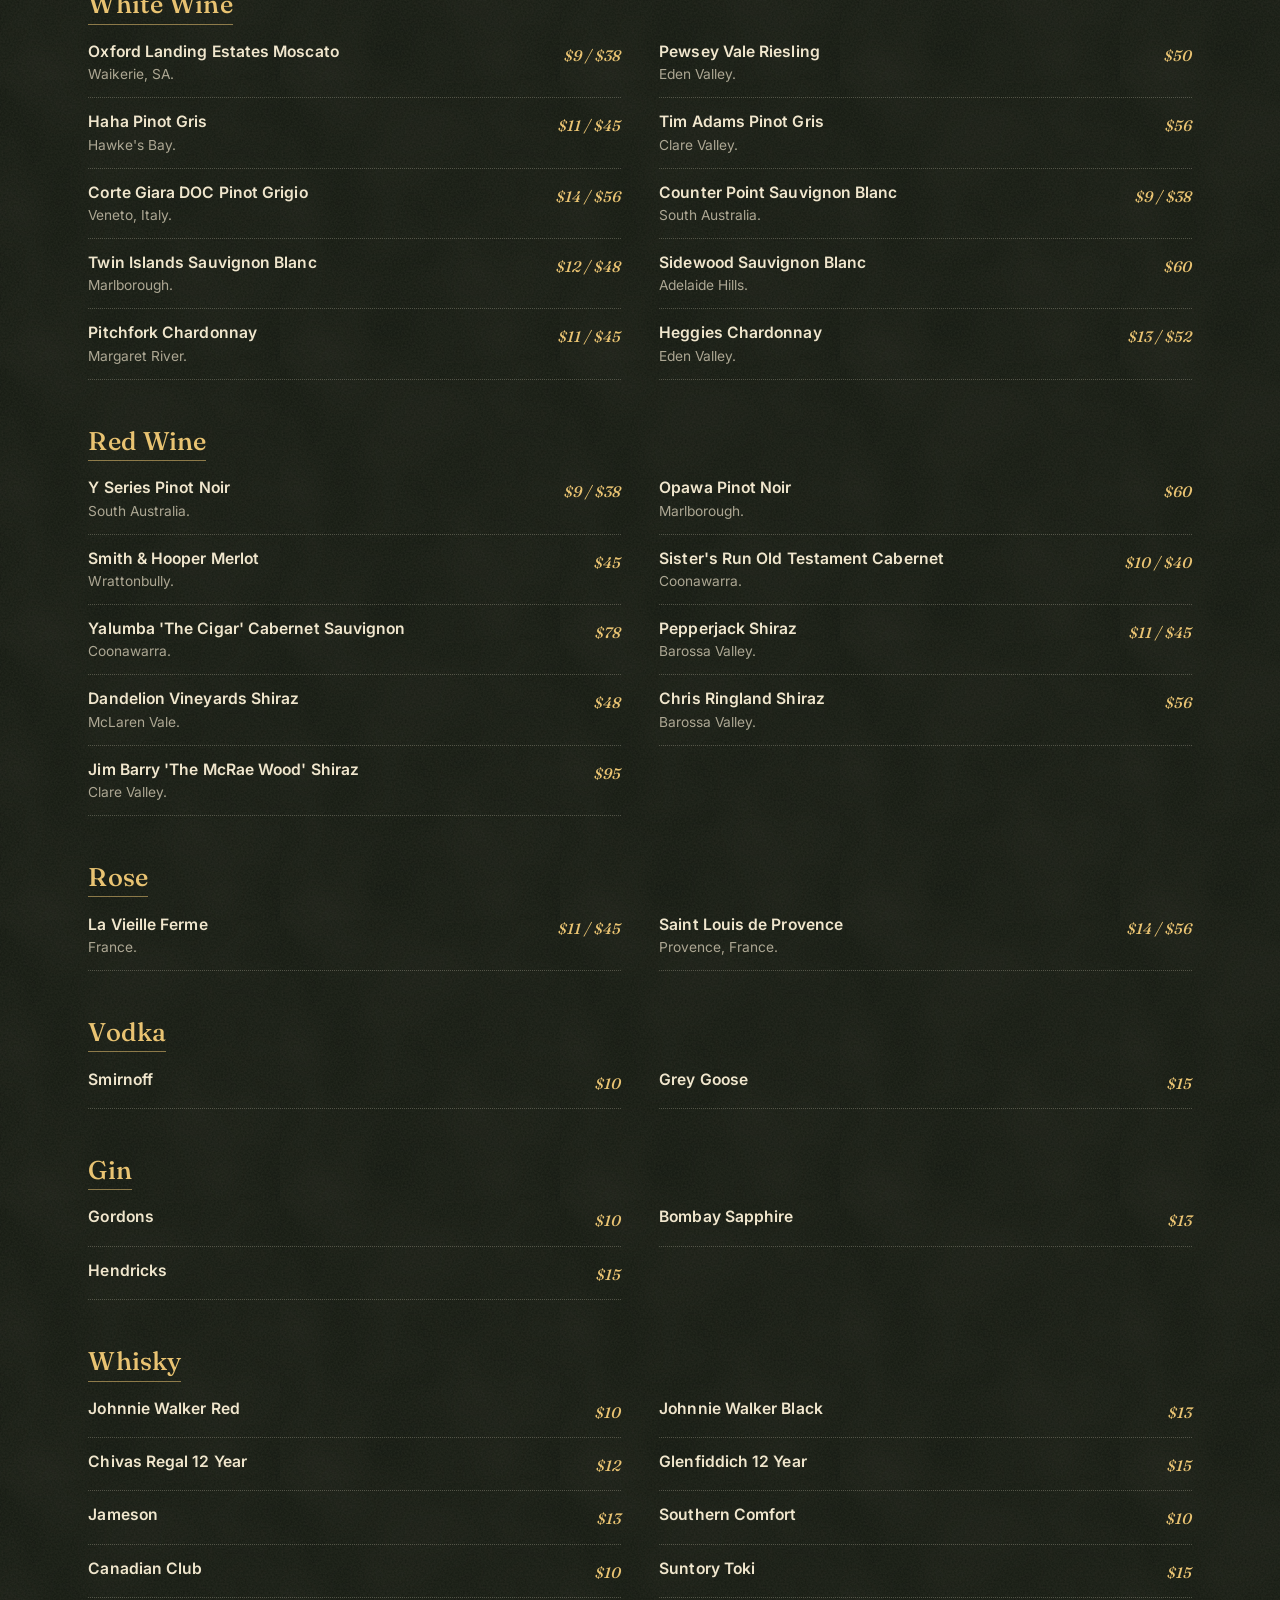
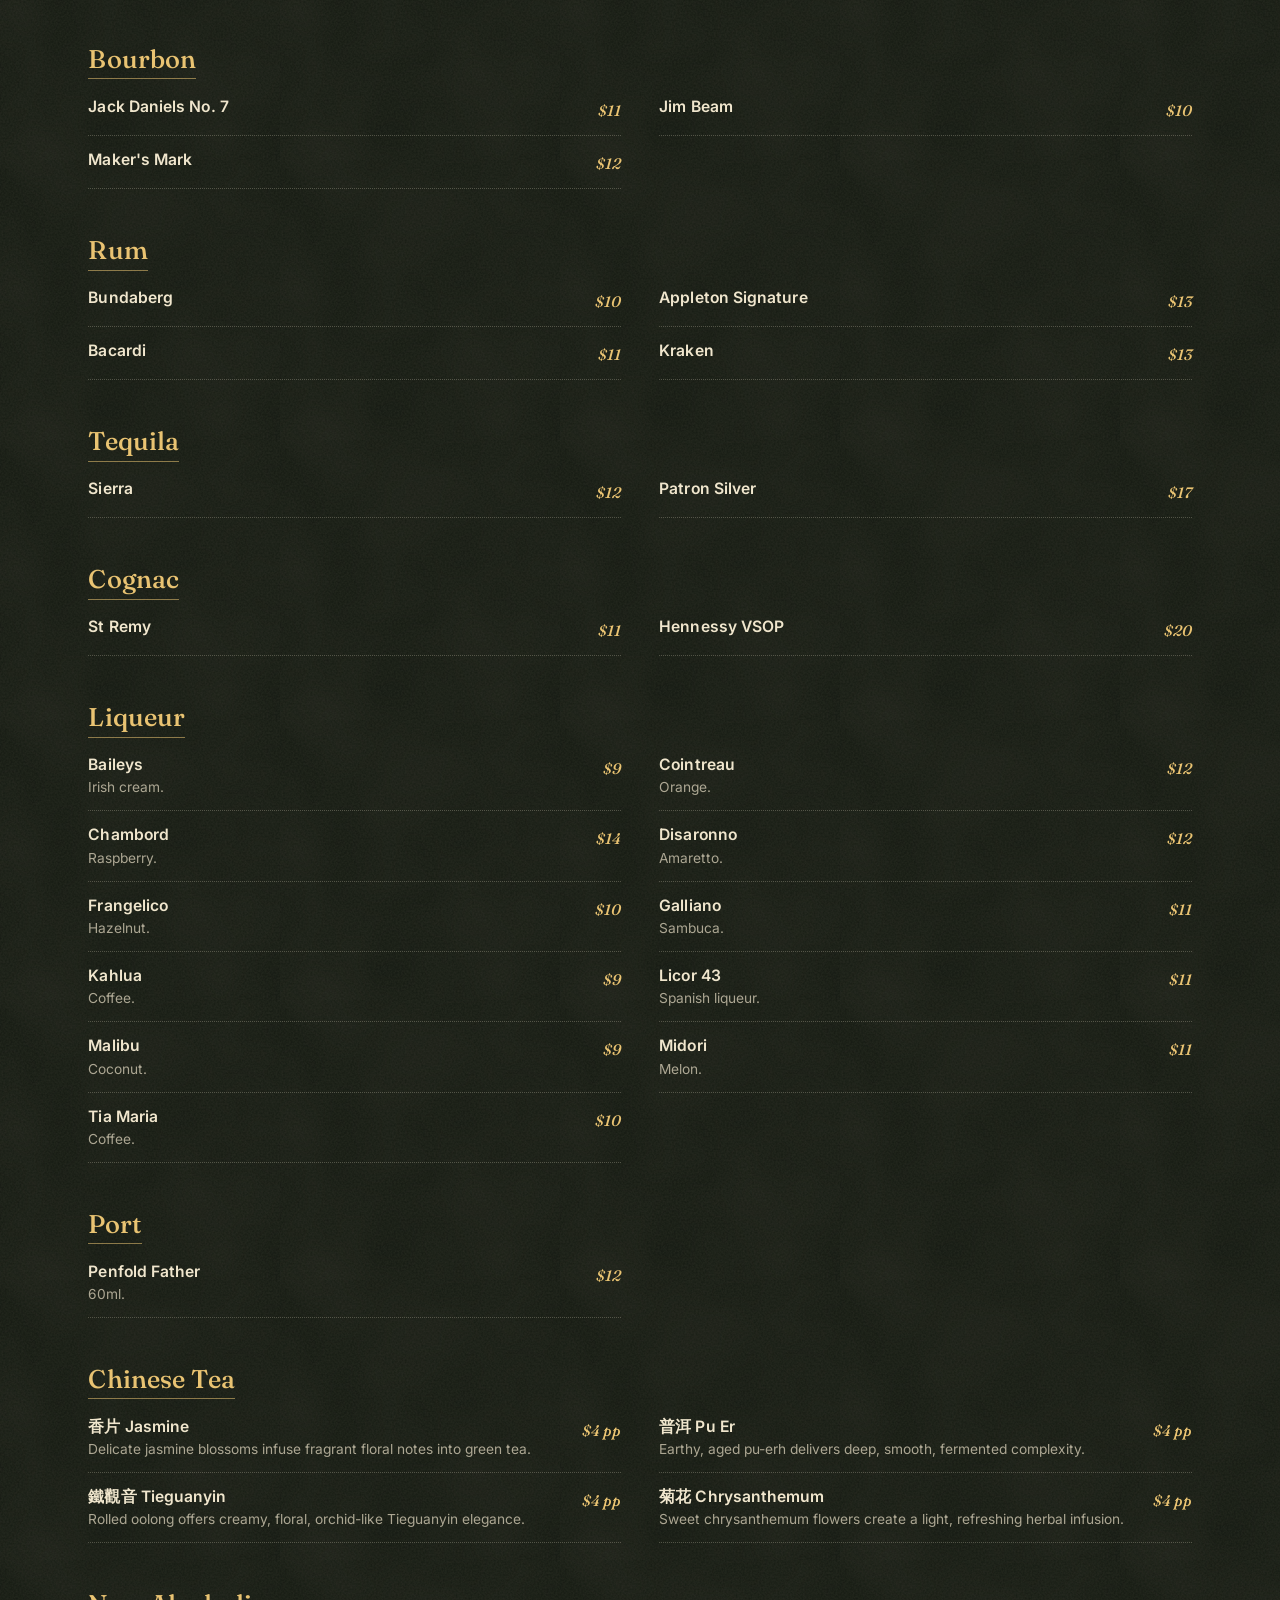
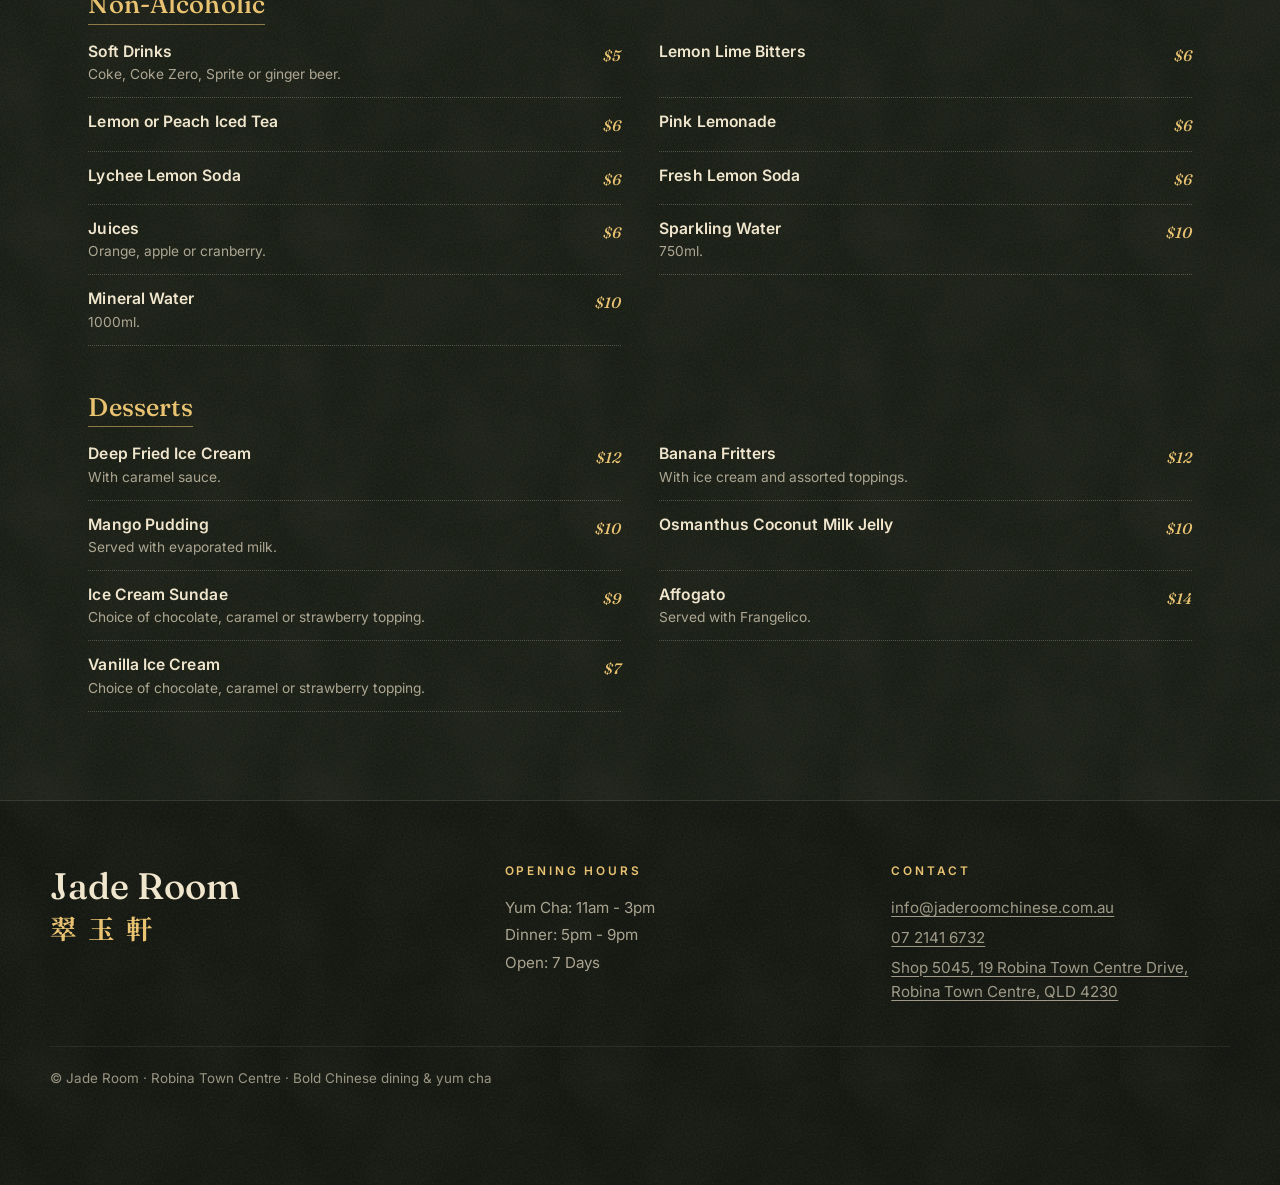
<file: menu/drinks.html>
<!doctype html>
<html lang="en">
  <head>
    <meta charset="UTF-8" />
    <meta name="viewport" content="width=device-width, initial-scale=1.0" />
    <meta name="description" content="Jade Room drinks list: cocktails, Australian and international wine, whisky, beer, Chinese tea and desserts. Robina Town Centre, Gold Coast." />
    <title>Drinks &amp; Cocktails Menu | Jade Room Robina</title>
    <link rel="canonical" href="https://www.jaderoomchinese.com.au/menu/drinks.html" />
    <meta property="og:title" content="Drinks &amp; Cocktails Menu | Jade Room Robina" />
    <meta property="og:description" content="Jade Room drinks list: cocktails, Australian and international wine, whisky, beer, Chinese tea and desserts. Robina Town Centre, Gold Coast." />
    <meta property="og:image" content="https://www.jaderoomchinese.com.au/assets/responsive/jade-room-food-1100.jpg" />
    <meta property="og:site_name" content="Jade Room" />
    <meta name="twitter:card" content="summary_large_image" />
    <link rel="preconnect" href="https://fonts.googleapis.com" />
    <link rel="preconnect" href="https://fonts.gstatic.com" crossorigin />
    <link
      href="https://fonts.googleapis.com/css2?family=Fraunces:ital,opsz,wght@0,9..144,400;0,9..144,600;0,9..144,700;1,9..144,400;1,9..144,600&family=Inter:wght@400;500;600;700&family=Noto+Serif+TC:wght@700;900&display=swap"
      rel="stylesheet"
    />
    <link rel="stylesheet" href="../styles.css?v=jrd-2" />
    <meta name="theme-color" content="#11160f" />
    <meta property="og:locale" content="en_AU" />
    <meta property="og:url" content="https://www.jaderoomchinese.com.au/menu/drinks.html" />
    <meta property="og:type" content="website" />
    <script type="application/ld+json">
{
  "@context": "https://schema.org",
  "@type": "BreadcrumbList",
  "itemListElement": [
    {
      "@type": "ListItem",
      "position": 1,
      "name": "Home",
      "item": "https://www.jaderoomchinese.com.au/"
    },
    {
      "@type": "ListItem",
      "position": 2,
      "name": "Menus",
      "item": "https://www.jaderoomchinese.com.au/menu.html"
    },
    {
      "@type": "ListItem",
      "position": 3,
      "name": "Drinks",
      "item": "https://www.jaderoomchinese.com.au/menu/drinks.html"
    }
  ]
}
    </script>
    <script type="application/ld+json">
{
  "@context": "https://schema.org",
  "@type": "Menu",
  "name": "Jade Room Drinks Menu",
  "description": "Beer, cocktails, wine, spirits, Chinese tea, non-alcoholic drinks and desserts from the Jade Room drinks list.",
  "url": "https://www.jaderoomchinese.com.au/menu/drinks.html",
  "inLanguage": "en-AU",
  "mainEntityOfPage": "https://www.jaderoomchinese.com.au/menu/drinks.html",
  "hasMenuSection": [
    {
      "@type": "MenuSection",
      "name": "Beer & Cider",
      "hasMenuItem": [
        {
          "@type": "MenuItem",
          "name": "Asahi",
          "description": "On tap, 300ml.",
          "offers": {
            "@type": "Offer",
            "price": "12",
            "priceCurrency": "AUD"
          }
        },
        {
          "@type": "MenuItem",
          "name": "Tsing Tao",
          "offers": {
            "@type": "Offer",
            "price": "10",
            "priceCurrency": "AUD"
          }
        },
        {
          "@type": "MenuItem",
          "name": "Corona",
          "offers": {
            "@type": "Offer",
            "price": "11",
            "priceCurrency": "AUD"
          }
        },
        {
          "@type": "MenuItem",
          "name": "Great Northern Super Crisp",
          "offers": {
            "@type": "Offer",
            "price": "9",
            "priceCurrency": "AUD"
          }
        },
        {
          "@type": "MenuItem",
          "name": "James Boags Light",
          "offers": {
            "@type": "Offer",
            "price": "10",
            "priceCurrency": "AUD"
          }
        },
        {
          "@type": "MenuItem",
          "name": "Stone & Wood Pale Ale",
          "offers": {
            "@type": "Offer",
            "price": "11",
            "priceCurrency": "AUD"
          }
        },
        {
          "@type": "MenuItem",
          "name": "Heineken Zero",
          "offers": {
            "@type": "Offer",
            "price": "9",
            "priceCurrency": "AUD"
          }
        },
        {
          "@type": "MenuItem",
          "name": "Somersby Apple Cider",
          "offers": {
            "@type": "Offer",
            "price": "11",
            "priceCurrency": "AUD"
          }
        }
      ]
    },
    {
      "@type": "MenuSection",
      "name": "Cocktails",
      "hasMenuItem": [
        {
          "@type": "MenuItem",
          "name": "Osmanthus Golden",
          "description": "Osmanthus infused gin, osmanthus honey, lemon juice and tonic.",
          "offers": {
            "@type": "Offer",
            "price": "20",
            "priceCurrency": "AUD"
          }
        },
        {
          "@type": "MenuItem",
          "name": "Plum Spritz",
          "description": "Japanese plum wine, prosecco, soda and bitters.",
          "offers": {
            "@type": "Offer",
            "price": "20",
            "priceCurrency": "AUD"
          }
        },
        {
          "@type": "MenuItem",
          "name": "Yuzu Whisky Sour",
          "description": "Yuzu jam, lemon juice, whisky and egg white.",
          "offers": {
            "@type": "Offer",
            "price": "20",
            "priceCurrency": "AUD"
          }
        },
        {
          "@type": "MenuItem",
          "name": "Elderflower Blossom",
          "description": "Elderflower liqueur, Ink Gin and lime.",
          "offers": {
            "@type": "Offer",
            "price": "20",
            "priceCurrency": "AUD"
          }
        },
        {
          "@type": "MenuItem",
          "name": "Espresso Martini",
          "description": "Vodka, Kahlua, espresso and simple syrup.",
          "offers": {
            "@type": "Offer",
            "price": "19",
            "priceCurrency": "AUD"
          }
        },
        {
          "@type": "MenuItem",
          "name": "Margarita",
          "description": "Tequila, Cointreau, lime juice and agave syrup.",
          "offers": {
            "@type": "Offer",
            "price": "19",
            "priceCurrency": "AUD"
          }
        },
        {
          "@type": "MenuItem",
          "name": "Lychee Mojito",
          "description": "Bacardi rum, lychee liqueur, fresh mint, fresh lime, syrup and soda.",
          "offers": {
            "@type": "Offer",
            "price": "19",
            "priceCurrency": "AUD"
          }
        },
        {
          "@type": "MenuItem",
          "name": "Cosmopolitan",
          "description": "Vodka, Cointreau, cranberry juice and lime juice.",
          "offers": {
            "@type": "Offer",
            "price": "19",
            "priceCurrency": "AUD"
          }
        }
      ]
    },
    {
      "@type": "MenuSection",
      "name": "Sparkling",
      "hasMenuItem": [
        {
          "@type": "MenuItem",
          "name": "Redbank Elevage Prosecco",
          "description": "King Valley.",
          "offers": {
            "@type": "Offer",
            "price": "9",
            "priceCurrency": "AUD"
          }
        },
        {
          "@type": "MenuItem",
          "name": "Riva Dei Frati Prosecco",
          "description": "Italy.",
          "offers": {
            "@type": "Offer",
            "price": "68",
            "priceCurrency": "AUD"
          }
        },
        {
          "@type": "MenuItem",
          "name": "Chandon",
          "description": "Yarra Valley.",
          "offers": {
            "@type": "Offer",
            "price": "14",
            "priceCurrency": "AUD"
          }
        },
        {
          "@type": "MenuItem",
          "name": "Veuve Clicquot Yellow Label",
          "description": "France.",
          "offers": {
            "@type": "Offer",
            "price": "160",
            "priceCurrency": "AUD"
          }
        }
      ]
    },
    {
      "@type": "MenuSection",
      "name": "White Wine",
      "hasMenuItem": [
        {
          "@type": "MenuItem",
          "name": "Oxford Landing Estates Moscato",
          "description": "Waikerie, SA.",
          "offers": {
            "@type": "Offer",
            "price": "9",
            "priceCurrency": "AUD"
          }
        },
        {
          "@type": "MenuItem",
          "name": "Pewsey Vale Riesling",
          "description": "Eden Valley.",
          "offers": {
            "@type": "Offer",
            "price": "50",
            "priceCurrency": "AUD"
          }
        },
        {
          "@type": "MenuItem",
          "name": "Haha Pinot Gris",
          "description": "Hawke's Bay.",
          "offers": {
            "@type": "Offer",
            "price": "11",
            "priceCurrency": "AUD"
          }
        },
        {
          "@type": "MenuItem",
          "name": "Tim Adams Pinot Gris",
          "description": "Clare Valley.",
          "offers": {
            "@type": "Offer",
            "price": "56",
            "priceCurrency": "AUD"
          }
        },
        {
          "@type": "MenuItem",
          "name": "Corte Giara DOC Pinot Grigio",
          "description": "Veneto, Italy.",
          "offers": {
            "@type": "Offer",
            "price": "14",
            "priceCurrency": "AUD"
          }
        },
        {
          "@type": "MenuItem",
          "name": "Counter Point Sauvignon Blanc",
          "description": "South Australia.",
          "offers": {
            "@type": "Offer",
            "price": "9",
            "priceCurrency": "AUD"
          }
        },
        {
          "@type": "MenuItem",
          "name": "Twin Islands Sauvignon Blanc",
          "description": "Marlborough.",
          "offers": {
            "@type": "Offer",
            "price": "12",
            "priceCurrency": "AUD"
          }
        },
        {
          "@type": "MenuItem",
          "name": "Sidewood Sauvignon Blanc",
          "description": "Adelaide Hills.",
          "offers": {
            "@type": "Offer",
            "price": "60",
            "priceCurrency": "AUD"
          }
        },
        {
          "@type": "MenuItem",
          "name": "Pitchfork Chardonnay",
          "description": "Margaret River.",
          "offers": {
            "@type": "Offer",
            "price": "11",
            "priceCurrency": "AUD"
          }
        },
        {
          "@type": "MenuItem",
          "name": "Heggies Chardonnay",
          "description": "Eden Valley.",
          "offers": {
            "@type": "Offer",
            "price": "13",
            "priceCurrency": "AUD"
          }
        }
      ]
    },
    {
      "@type": "MenuSection",
      "name": "Red Wine",
      "hasMenuItem": [
        {
          "@type": "MenuItem",
          "name": "Y Series Pinot Noir",
          "description": "South Australia.",
          "offers": {
            "@type": "Offer",
            "price": "9",
            "priceCurrency": "AUD"
          }
        },
        {
          "@type": "MenuItem",
          "name": "Opawa Pinot Noir",
          "description": "Marlborough.",
          "offers": {
            "@type": "Offer",
            "price": "60",
            "priceCurrency": "AUD"
          }
        },
        {
          "@type": "MenuItem",
          "name": "Smith & Hooper Merlot",
          "description": "Wrattonbully.",
          "offers": {
            "@type": "Offer",
            "price": "45",
            "priceCurrency": "AUD"
          }
        },
        {
          "@type": "MenuItem",
          "name": "Sister's Run Old Testament Cabernet",
          "description": "Coonawarra.",
          "offers": {
            "@type": "Offer",
            "price": "10",
            "priceCurrency": "AUD"
          }
        },
        {
          "@type": "MenuItem",
          "name": "Yalumba 'The Cigar' Cabernet Sauvignon",
          "description": "Coonawarra.",
          "offers": {
            "@type": "Offer",
            "price": "78",
            "priceCurrency": "AUD"
          }
        },
        {
          "@type": "MenuItem",
          "name": "Pepperjack Shiraz",
          "description": "Barossa Valley.",
          "offers": {
            "@type": "Offer",
            "price": "11",
            "priceCurrency": "AUD"
          }
        },
        {
          "@type": "MenuItem",
          "name": "Dandelion Vineyards Shiraz",
          "description": "McLaren Vale.",
          "offers": {
            "@type": "Offer",
            "price": "48",
            "priceCurrency": "AUD"
          }
        },
        {
          "@type": "MenuItem",
          "name": "Chris Ringland Shiraz",
          "description": "Barossa Valley.",
          "offers": {
            "@type": "Offer",
            "price": "56",
            "priceCurrency": "AUD"
          }
        },
        {
          "@type": "MenuItem",
          "name": "Jim Barry 'The McRae Wood' Shiraz",
          "description": "Clare Valley.",
          "offers": {
            "@type": "Offer",
            "price": "95",
            "priceCurrency": "AUD"
          }
        }
      ]
    },
    {
      "@type": "MenuSection",
      "name": "Rose",
      "hasMenuItem": [
        {
          "@type": "MenuItem",
          "name": "La Vieille Ferme",
          "description": "France.",
          "offers": {
            "@type": "Offer",
            "price": "11",
            "priceCurrency": "AUD"
          }
        },
        {
          "@type": "MenuItem",
          "name": "Saint Louis de Provence",
          "description": "Provence, France.",
          "offers": {
            "@type": "Offer",
            "price": "14",
            "priceCurrency": "AUD"
          }
        }
      ]
    },
    {
      "@type": "MenuSection",
      "name": "Vodka",
      "hasMenuItem": [
        {
          "@type": "MenuItem",
          "name": "Smirnoff",
          "offers": {
            "@type": "Offer",
            "price": "10",
            "priceCurrency": "AUD"
          }
        },
        {
          "@type": "MenuItem",
          "name": "Grey Goose",
          "offers": {
            "@type": "Offer",
            "price": "15",
            "priceCurrency": "AUD"
          }
        }
      ]
    },
    {
      "@type": "MenuSection",
      "name": "Gin",
      "hasMenuItem": [
        {
          "@type": "MenuItem",
          "name": "Gordons",
          "offers": {
            "@type": "Offer",
            "price": "10",
            "priceCurrency": "AUD"
          }
        },
        {
          "@type": "MenuItem",
          "name": "Bombay Sapphire",
          "offers": {
            "@type": "Offer",
            "price": "13",
            "priceCurrency": "AUD"
          }
        },
        {
          "@type": "MenuItem",
          "name": "Hendricks",
          "offers": {
            "@type": "Offer",
            "price": "15",
            "priceCurrency": "AUD"
          }
        }
      ]
    },
    {
      "@type": "MenuSection",
      "name": "Whisky",
      "hasMenuItem": [
        {
          "@type": "MenuItem",
          "name": "Johnnie Walker Red",
          "offers": {
            "@type": "Offer",
            "price": "10",
            "priceCurrency": "AUD"
          }
        },
        {
          "@type": "MenuItem",
          "name": "Johnnie Walker Black",
          "offers": {
            "@type": "Offer",
            "price": "13",
            "priceCurrency": "AUD"
          }
        },
        {
          "@type": "MenuItem",
          "name": "Chivas Regal 12 Year",
          "offers": {
            "@type": "Offer",
            "price": "12",
            "priceCurrency": "AUD"
          }
        },
        {
          "@type": "MenuItem",
          "name": "Glenfiddich 12 Year",
          "offers": {
            "@type": "Offer",
            "price": "15",
            "priceCurrency": "AUD"
          }
        },
        {
          "@type": "MenuItem",
          "name": "Jameson",
          "offers": {
            "@type": "Offer",
            "price": "13",
            "priceCurrency": "AUD"
          }
        },
        {
          "@type": "MenuItem",
          "name": "Southern Comfort",
          "offers": {
            "@type": "Offer",
            "price": "10",
            "priceCurrency": "AUD"
          }
        },
        {
          "@type": "MenuItem",
          "name": "Canadian Club",
          "offers": {
            "@type": "Offer",
            "price": "10",
            "priceCurrency": "AUD"
          }
        },
        {
          "@type": "MenuItem",
          "name": "Suntory Toki",
          "offers": {
            "@type": "Offer",
            "price": "15",
            "priceCurrency": "AUD"
          }
        }
      ]
    },
    {
      "@type": "MenuSection",
      "name": "Bourbon",
      "hasMenuItem": [
        {
          "@type": "MenuItem",
          "name": "Jack Daniels No. 7",
          "offers": {
            "@type": "Offer",
            "price": "11",
            "priceCurrency": "AUD"
          }
        },
        {
          "@type": "MenuItem",
          "name": "Jim Beam",
          "offers": {
            "@type": "Offer",
            "price": "10",
            "priceCurrency": "AUD"
          }
        },
        {
          "@type": "MenuItem",
          "name": "Maker's Mark",
          "offers": {
            "@type": "Offer",
            "price": "12",
            "priceCurrency": "AUD"
          }
        }
      ]
    },
    {
      "@type": "MenuSection",
      "name": "Rum",
      "hasMenuItem": [
        {
          "@type": "MenuItem",
          "name": "Bundaberg",
          "offers": {
            "@type": "Offer",
            "price": "10",
            "priceCurrency": "AUD"
          }
        },
        {
          "@type": "MenuItem",
          "name": "Appleton Signature",
          "offers": {
            "@type": "Offer",
            "price": "13",
            "priceCurrency": "AUD"
          }
        },
        {
          "@type": "MenuItem",
          "name": "Bacardi",
          "offers": {
            "@type": "Offer",
            "price": "11",
            "priceCurrency": "AUD"
          }
        },
        {
          "@type": "MenuItem",
          "name": "Kraken",
          "offers": {
            "@type": "Offer",
            "price": "13",
            "priceCurrency": "AUD"
          }
        }
      ]
    },
    {
      "@type": "MenuSection",
      "name": "Tequila",
      "hasMenuItem": [
        {
          "@type": "MenuItem",
          "name": "Sierra",
          "offers": {
            "@type": "Offer",
            "price": "12",
            "priceCurrency": "AUD"
          }
        },
        {
          "@type": "MenuItem",
          "name": "Patron Silver",
          "offers": {
            "@type": "Offer",
            "price": "17",
            "priceCurrency": "AUD"
          }
        }
      ]
    },
    {
      "@type": "MenuSection",
      "name": "Cognac",
      "hasMenuItem": [
        {
          "@type": "MenuItem",
          "name": "St Remy",
          "offers": {
            "@type": "Offer",
            "price": "11",
            "priceCurrency": "AUD"
          }
        },
        {
          "@type": "MenuItem",
          "name": "Hennessy VSOP",
          "offers": {
            "@type": "Offer",
            "price": "20",
            "priceCurrency": "AUD"
          }
        }
      ]
    },
    {
      "@type": "MenuSection",
      "name": "Liqueur",
      "hasMenuItem": [
        {
          "@type": "MenuItem",
          "name": "Baileys",
          "description": "Irish cream.",
          "offers": {
            "@type": "Offer",
            "price": "9",
            "priceCurrency": "AUD"
          }
        },
        {
          "@type": "MenuItem",
          "name": "Cointreau",
          "description": "Orange.",
          "offers": {
            "@type": "Offer",
            "price": "12",
            "priceCurrency": "AUD"
          }
        },
        {
          "@type": "MenuItem",
          "name": "Chambord",
          "description": "Raspberry.",
          "offers": {
            "@type": "Offer",
            "price": "14",
            "priceCurrency": "AUD"
          }
        },
        {
          "@type": "MenuItem",
          "name": "Disaronno",
          "description": "Amaretto.",
          "offers": {
            "@type": "Offer",
            "price": "12",
            "priceCurrency": "AUD"
          }
        },
        {
          "@type": "MenuItem",
          "name": "Frangelico",
          "description": "Hazelnut.",
          "offers": {
            "@type": "Offer",
            "price": "10",
            "priceCurrency": "AUD"
          }
        },
        {
          "@type": "MenuItem",
          "name": "Galliano",
          "description": "Sambuca.",
          "offers": {
            "@type": "Offer",
            "price": "11",
            "priceCurrency": "AUD"
          }
        },
        {
          "@type": "MenuItem",
          "name": "Kahlua",
          "description": "Coffee.",
          "offers": {
            "@type": "Offer",
            "price": "9",
            "priceCurrency": "AUD"
          }
        },
        {
          "@type": "MenuItem",
          "name": "Licor 43",
          "description": "Spanish liqueur.",
          "offers": {
            "@type": "Offer",
            "price": "11",
            "priceCurrency": "AUD"
          }
        },
        {
          "@type": "MenuItem",
          "name": "Malibu",
          "description": "Coconut.",
          "offers": {
            "@type": "Offer",
            "price": "9",
            "priceCurrency": "AUD"
          }
        },
        {
          "@type": "MenuItem",
          "name": "Midori",
          "description": "Melon.",
          "offers": {
            "@type": "Offer",
            "price": "11",
            "priceCurrency": "AUD"
          }
        },
        {
          "@type": "MenuItem",
          "name": "Tia Maria",
          "description": "Coffee.",
          "offers": {
            "@type": "Offer",
            "price": "10",
            "priceCurrency": "AUD"
          }
        }
      ]
    },
    {
      "@type": "MenuSection",
      "name": "Port",
      "hasMenuItem": [
        {
          "@type": "MenuItem",
          "name": "Penfold Father",
          "description": "60ml.",
          "offers": {
            "@type": "Offer",
            "price": "12",
            "priceCurrency": "AUD"
          }
        }
      ]
    },
    {
      "@type": "MenuSection",
      "name": "Chinese Tea",
      "hasMenuItem": [
        {
          "@type": "MenuItem",
          "name": "香片 Jasmine",
          "description": "Delicate jasmine blossoms infuse fragrant floral notes into green tea.",
          "offers": {
            "@type": "Offer",
            "price": "4",
            "priceCurrency": "AUD"
          }
        },
        {
          "@type": "MenuItem",
          "name": "普洱 Pu Er",
          "description": "Earthy, aged pu-erh delivers deep, smooth, fermented complexity.",
          "offers": {
            "@type": "Offer",
            "price": "4",
            "priceCurrency": "AUD"
          }
        },
        {
          "@type": "MenuItem",
          "name": "鐵觀音 Tieguanyin",
          "description": "Rolled oolong offers creamy, floral, orchid-like Tieguanyin elegance.",
          "offers": {
            "@type": "Offer",
            "price": "4",
            "priceCurrency": "AUD"
          }
        },
        {
          "@type": "MenuItem",
          "name": "菊花 Chrysanthemum",
          "description": "Sweet chrysanthemum flowers create a light, refreshing herbal infusion.",
          "offers": {
            "@type": "Offer",
            "price": "4",
            "priceCurrency": "AUD"
          }
        }
      ]
    },
    {
      "@type": "MenuSection",
      "name": "Non-Alcoholic",
      "hasMenuItem": [
        {
          "@type": "MenuItem",
          "name": "Soft Drinks",
          "description": "Coke, Coke Zero, Sprite or ginger beer.",
          "offers": {
            "@type": "Offer",
            "price": "5",
            "priceCurrency": "AUD"
          }
        },
        {
          "@type": "MenuItem",
          "name": "Lemon Lime Bitters",
          "offers": {
            "@type": "Offer",
            "price": "6",
            "priceCurrency": "AUD"
          }
        },
        {
          "@type": "MenuItem",
          "name": "Lemon or Peach Iced Tea",
          "offers": {
            "@type": "Offer",
            "price": "6",
            "priceCurrency": "AUD"
          }
        },
        {
          "@type": "MenuItem",
          "name": "Pink Lemonade",
          "offers": {
            "@type": "Offer",
            "price": "6",
            "priceCurrency": "AUD"
          }
        },
        {
          "@type": "MenuItem",
          "name": "Lychee Lemon Soda",
          "offers": {
            "@type": "Offer",
            "price": "6",
            "priceCurrency": "AUD"
          }
        },
        {
          "@type": "MenuItem",
          "name": "Fresh Lemon Soda",
          "offers": {
            "@type": "Offer",
            "price": "6",
            "priceCurrency": "AUD"
          }
        },
        {
          "@type": "MenuItem",
          "name": "Juices",
          "description": "Orange, apple or cranberry.",
          "offers": {
            "@type": "Offer",
            "price": "6",
            "priceCurrency": "AUD"
          }
        },
        {
          "@type": "MenuItem",
          "name": "Sparkling Water",
          "description": "750ml.",
          "offers": {
            "@type": "Offer",
            "price": "10",
            "priceCurrency": "AUD"
          }
        },
        {
          "@type": "MenuItem",
          "name": "Mineral Water",
          "description": "1000ml.",
          "offers": {
            "@type": "Offer",
            "price": "10",
            "priceCurrency": "AUD"
          }
        }
      ]
    },
    {
      "@type": "MenuSection",
      "name": "Desserts",
      "hasMenuItem": [
        {
          "@type": "MenuItem",
          "name": "Deep Fried Ice Cream",
          "description": "With caramel sauce.",
          "offers": {
            "@type": "Offer",
            "price": "12",
            "priceCurrency": "AUD"
          }
        },
        {
          "@type": "MenuItem",
          "name": "Banana Fritters",
          "description": "With ice cream and assorted toppings.",
          "offers": {
            "@type": "Offer",
            "price": "12",
            "priceCurrency": "AUD"
          }
        },
        {
          "@type": "MenuItem",
          "name": "Mango Pudding",
          "description": "Served with evaporated milk.",
          "offers": {
            "@type": "Offer",
            "price": "10",
            "priceCurrency": "AUD"
          }
        },
        {
          "@type": "MenuItem",
          "name": "Osmanthus Coconut Milk Jelly",
          "offers": {
            "@type": "Offer",
            "price": "10",
            "priceCurrency": "AUD"
          }
        },
        {
          "@type": "MenuItem",
          "name": "Ice Cream Sundae",
          "description": "Choice of chocolate, caramel or strawberry topping.",
          "offers": {
            "@type": "Offer",
            "price": "9",
            "priceCurrency": "AUD"
          }
        },
        {
          "@type": "MenuItem",
          "name": "Affogato",
          "description": "Served with Frangelico.",
          "offers": {
            "@type": "Offer",
            "price": "14",
            "priceCurrency": "AUD"
          }
        },
        {
          "@type": "MenuItem",
          "name": "Vanilla Ice Cream",
          "description": "Choice of chocolate, caramel or strawberry topping.",
          "offers": {
            "@type": "Offer",
            "price": "7",
            "priceCurrency": "AUD"
          }
        }
      ]
    }
  ]
}
    </script>
  </head>
  <body data-menu-page-id="drinks">
    <header class="site-header" aria-label="Primary navigation">
      <a class="brand-mark" href="../index.html" aria-label="Jade Room home">Jade Room <span class="zh">翠玉軒</span></a>
      <nav class="nav-links" id="mobile-menu" aria-label="Site sections">
        <a href="../index.html">Home</a>
        <a href="../menu.html">Menu</a>
        <a href="../private-room.html">Private Room</a>
        <a href="../gallery.html">Gallery</a>
        <a href="../index.html#gift-cards">Gift Cards</a>
        <a href="../index.html#visit">Visit</a>
        <a href="../index.html#bookings">Book a Table</a>
      </nav>
      <button class="mobile-menu-toggle" type="button" aria-expanded="false" aria-controls="mobile-menu">Menu</button>
      <a class="button primary header-action" href="../index.html#bookings">Book a Table</a>
    </header>

    <main>
      <section class="page-hero">
        <div class="page-hero-media" data-menu-detail-hero aria-hidden="true"></div>
        <div class="page-hero-inner">
          <p class="hero-zh" aria-hidden="true">菜單</p>
          <h1 data-menu-detail-title>Menu</h1>
          <p class="lede" data-menu-detail-intro></p>
        </div>
      </section>

      <section class="section">
        <nav class="menu-tabs" data-menu-nav aria-label="Other menu categories"></nav>
        <div data-menu-detail></div>
      </section>
    </main>

    <footer class="site-footer">
      <div class="footer-inner">
        <div class="footer-wordmark">
          Jade Room
          <span class="zh">翠玉軒</span>
        </div>
        <div class="footer-info-block">
          <h2>Opening Hours</h2>
          <div data-hours-list>
            <span>Yum Cha: 11am - 3pm</span>
            <span>Dinner: 5pm - 9pm</span>
            <span>Open: 7 Days</span>
          </div>
        </div>
        <div class="footer-info-block">
          <h2>Contact</h2>
          <a data-content="email" href="mailto:info@jaderoomchinese.com.au">info@jaderoomchinese.com.au</a>
          <a data-content="phone" href="tel:0721416732">07 2141 6732</a>
          <a data-content="address" data-map-link href="https://maps.app.goo.gl/iH2ejvEQFr9DbDYf6" target="_blank" rel="noreferrer">
            Shop 5045, 19 Robina Town Centre Drive, Robina Town Centre, QLD 4230
          </a>
        </div>
      </div>
      <p class="footer-note">© Jade Room · Robina Town Centre · Bold Chinese dining &amp; yum cha</p>
    </footer>

    <div class="mobile-action-bar" aria-label="Quick actions">
      <a class="button jade" data-tel-link href="tel:0721416732">Call</a>
      <a class="button primary" href="../index.html#bookings">Book a table</a>
    </div>

    <script src="../content-data.js?v=jrd-2"></script>
    <script src="../script.js?v=jrd-3"></script>
  </body>
</html>
</file>
<file: styles.css>
/* ============================================================
   JADE ROOM v4 — Dark & moody supper club
   jade-black · lantern gold · plum velvet · olive · candlelight
   Same palette as the room at night, lights down low.
   ============================================================ */

:root {
  --ivory: #11160f;                       /* page bg: deep jade-black */
  --ivory-deep: #161c14;                  /* slightly lifted band */
  --card: #1b221a;                        /* panels */
  --card-edge: rgba(233, 195, 114, 0.22);
  --ink: #f0e6cd;                         /* primary text: candlelight cream */
  --ink-soft: rgba(240, 230, 205, 0.68);
  --olive: #8d8742;
  --olive-deep: #6e6a31;
  --leaf: #4d7050;                        /* jade green, lifted for dark bg */
  --leaf-deep: #3b5a3f;
  --plum: #7d3354;                        /* plum velvet, lifted */
  --plum-deep: #5a2039;
  --caramel: #c08a4a;
  --teal: #2c5f72;
  --lantern: #e9c372;
  --line: rgba(240, 230, 205, 0.14);
  --radius: 1.1rem;
  --shadow-soft: 0 1.4rem 3rem rgba(0, 0, 0, 0.5);
  --max: 1180px;
  --font-display: "Fraunces", "Iowan Old Style", Georgia, serif;
  --font-body: "Inter", "Helvetica Neue", system-ui, sans-serif;
  --font-tc: "Noto Serif TC", serif;
  /* candlelight grain — warm light speckle for dark surfaces */
  --grain: url("data:image/svg+xml,%3Csvg xmlns='http://www.w3.org/2000/svg' width='280' height='280'%3E%3Cfilter id='m'%3E%3CfeTurbulence type='fractalNoise' baseFrequency='0.012' numOctaves='3' seed='7' stitchTiles='stitch'/%3E%3CfeColorMatrix type='matrix' values='0 0 0 0 0.92 0 0 0 0 0.82 0 0 0 0 0.55 0 0 0 0.05 0'/%3E%3C/filter%3E%3Cfilter id='g'%3E%3CfeTurbulence type='fractalNoise' baseFrequency='0.55' numOctaves='2' seed='3' stitchTiles='stitch'/%3E%3CfeColorMatrix type='matrix' values='0 0 0 0 0.92 0 0 0 0 0.85 0 0 0 0 0.6 0 0 0 0.07 0'/%3E%3C/filter%3E%3Crect width='100%25' height='100%25' filter='url(%23m)'/%3E%3Crect width='100%25' height='100%25' filter='url(%23g)'/%3E%3C/svg%3E");
}

* { box-sizing: border-box; }

html { scroll-behavior: smooth; }

html, body { overflow-x: clip; }

body {
  margin: 0;
  background: var(--ivory);
  background-image: var(--grain);
  color: var(--ink);
  font-family: var(--font-body);
  font-size: 1.02rem;
  line-height: 1.6;
  -webkit-font-smoothing: antialiased;
}

img { max-width: 100%; display: block; }
a { color: inherit; text-decoration: none; }

h1, h2, h3 {
  font-family: var(--font-display);
  font-weight: 500;
  line-height: 1.08;
  letter-spacing: 0.005em;
  margin: 0 0 0.5em;
  color: var(--ink);
}

h1 em, h2 em { font-style: italic; color: var(--lantern); }

.sr-only {
  position: absolute;
  width: 1px; height: 1px;
  padding: 0; margin: -1px;
  overflow: hidden;
  clip: rect(0 0 0 0);
  white-space: nowrap; border: 0;
}

.eyebrow {
  display: inline-flex;
  align-items: center;
  gap: 0.7rem;
  font-size: 0.72rem;
  font-weight: 600;
  letter-spacing: 0.26em;
  text-transform: uppercase;
  color: var(--lantern);
  margin: 0 0 1.1rem;
}

.eyebrow::before {
  content: "";
  width: 2.2rem;
  height: 1px;
  background: var(--lantern);
  opacity: 0.7;
}

.zh { font-family: var(--font-tc); font-weight: 700; }

/* checkerboard accent — the floor, by candlelight */
.checker {
  height: 0.55rem;
  background:
    repeating-conic-gradient(rgba(233, 195, 114, 0.55) 0% 25%, transparent 0% 50%)
    0 0 / 1.1rem 1.1rem;
  opacity: 0.5;
}

/* ---------------- Buttons ---------------- */

.button {
  display: inline-flex;
  align-items: center;
  justify-content: center;
  gap: 0.5rem;
  font-family: var(--font-body);
  font-weight: 600;
  font-size: 0.92rem;
  letter-spacing: 0.04em;
  padding: 0.8rem 1.7rem;
  border: 1px solid transparent;
  border-radius: 999px;
  background: var(--ink);
  color: #15130c;
  cursor: pointer;
  transition: transform 0.18s ease, box-shadow 0.18s ease, background 0.18s ease, color 0.18s ease, border-color 0.18s ease;
}

.button:hover,
.button:focus-visible {
  transform: translateY(-2px);
  box-shadow: 0 0.7rem 1.6rem rgba(0, 0, 0, 0.55);
}

.button.primary { background: var(--plum); color: var(--ink); }
.button.primary:hover { background: #914064; }
.button.jade { background: var(--leaf); color: var(--ink); }
.button.jade:hover { background: #5b8160; }
.button.pink { background: transparent; color: var(--lantern); border-color: rgba(233, 195, 114, 0.6); }
.button.pink:hover { background: var(--lantern); color: #15130c; }
.button.ghost { background: transparent; color: var(--ink); border-color: var(--line); }
.button.ghost:hover { border-color: var(--lantern); color: var(--lantern); }
.button.on-dark { box-shadow: none; }

/* ---------------- Header ---------------- */

.site-header {
  position: sticky;
  top: 0;
  z-index: 50;
  display: flex;
  align-items: center;
  justify-content: space-between;
  gap: 1rem;
  min-height: 4.4rem;
  padding: 0.7rem clamp(1rem, 4vw, 2.6rem);
  background: rgba(11, 15, 10, 0.92);
  backdrop-filter: blur(10px);
  border-bottom: 1px solid var(--line);
}

.brand-mark {
  font-family: var(--font-display);
  font-weight: 600;
  font-size: clamp(1.15rem, 2.4vw, 1.4rem);
  display: flex;
  align-items: baseline;
  gap: 0.55rem;
  white-space: nowrap;
}

.brand-mark .zh { font-size: 0.85em; color: var(--lantern); letter-spacing: 0.22em; }

.nav-links {
  display: flex;
  align-items: center;
  gap: clamp(0.9rem, 2.2vw, 1.8rem);
  font-weight: 500;
  font-size: 0.92rem;
}

.nav-links a {
  position: relative;
  padding: 0.25rem 0;
  color: var(--ink-soft);
  transition: color 0.15s ease;
}

.nav-links a:hover { color: var(--ink); }

.nav-links a::after {
  content: "";
  position: absolute;
  left: 0; right: 100%;
  bottom: -0.15rem;
  height: 1.5px;
  background: var(--lantern);
  transition: right 0.2s ease;
}

.nav-links a:hover::after { right: 0; }

.header-action { font-size: 0.88rem; padding: 0.65rem 1.4rem; }

.mobile-menu-toggle {
  display: none;
  font-family: var(--font-body);
  font-weight: 600;
  font-size: 0.85rem;
  letter-spacing: 0.04em;
  background: transparent;
  border: 1px solid var(--lantern);
  border-radius: 999px;
  color: var(--lantern);
  padding: 0.5rem 1.1rem;
  cursor: pointer;
}

/* ---------------- Hero (editorial split, after dark) ---------------- */

.hero {
  position: relative;
  overflow: hidden;
  background-color: var(--ivory);
  background-image:
    var(--grain),
    radial-gradient(ellipse at 80% 20%, rgba(233, 195, 114, 0.1), transparent 50%),
    radial-gradient(ellipse at 10% 95%, rgba(125, 51, 84, 0.18), transparent 50%);
}

.hero-grid {
  max-width: var(--max);
  margin: 0 auto;
  padding: clamp(2.5rem, 7vh, 5rem) clamp(1.1rem, 4vw, 2.4rem) clamp(3rem, 8vh, 5.5rem);
  display: grid;
  grid-template-columns: 1.05fr 0.95fr;
  gap: clamp(2rem, 5vw, 4.5rem);
  align-items: center;
}

.hero-kicker {
  font-size: 0.78rem;
  font-weight: 600;
  letter-spacing: 0.26em;
  text-transform: uppercase;
  color: var(--lantern);
  margin: 0 0 1.4rem;
}

.hero-kicker .zh { color: var(--ink); letter-spacing: 0.3em; }

.hero h1 {
  font-size: clamp(2.7rem, 6.2vw, 4.6rem);
  font-weight: 500;
  margin: 0 0 1.2rem;
}

.hero-copy {
  max-width: 30rem;
  font-size: clamp(1rem, 1.6vw, 1.13rem);
  color: var(--ink-soft);
  margin: 0 0 1.9rem;
}

.hero-actions { display: flex; flex-wrap: wrap; gap: 0.8rem; margin-bottom: 2rem; }

.hero-hours {
  display: flex;
  flex-wrap: wrap;
  gap: 0.4rem 1.4rem;
  font-size: 0.85rem;
  font-weight: 600;
  letter-spacing: 0.08em;
  text-transform: uppercase;
  color: var(--ink-soft);
}

.hero-hours span { display: inline-flex; align-items: center; gap: 0.5rem; }
.hero-hours .dot { width: 0.4rem; height: 0.4rem; border-radius: 50%; background: var(--lantern); }

.hero-art {
  position: relative;
  display: grid;
  grid-template-columns: 1fr;
  justify-items: end;
}

.arch-photo {
  margin: 0;
  overflow: hidden;
  border-radius: 100rem 100rem var(--radius) var(--radius);
  border: 1px solid var(--card-edge);
  box-shadow: var(--shadow-soft), 0 0 4rem rgba(233, 195, 114, 0.08);
}

.arch-photo img { width: 100%; height: 100%; object-fit: cover; }

.hero-art .arch-photo.main { width: 100%; aspect-ratio: 4 / 5; }

.hero-art .arch-photo.small {
  position: absolute;
  left: -2rem;
  bottom: -1.6rem;
  width: 42%;
  aspect-ratio: 3 / 4;
  border: 4px solid var(--ivory);
  border-radius: 100rem 100rem 100rem var(--radius);
}

.hero-art .zh-vertical {
  position: absolute;
  top: 0.4rem;
  right: -0.4rem;
  writing-mode: vertical-rl;
  font-family: var(--font-tc);
  font-weight: 700;
  font-size: 1.05rem;
  letter-spacing: 0.55em;
  color: var(--lantern);
}

/* ---------------- Info strip ---------------- */

.info-strip {
  display: flex;
  flex-wrap: wrap;
  justify-content: center;
  gap: 0.6rem 1.6rem;
  padding: 0.85rem clamp(1rem, 4vw, 2.4rem);
  background: var(--leaf-deep);
  background-image: var(--grain);
  color: var(--ink);
  font-weight: 500;
  font-size: 0.9rem;
  letter-spacing: 0.04em;
}

.info-strip span { display: inline-flex; align-items: center; gap: 0.5rem; }
.info-strip .dot { width: 0.4rem; height: 0.4rem; background: var(--lantern); border-radius: 50%; }
.info-strip a { text-decoration: underline; text-underline-offset: 3px; }

/* ---------------- Marquee ---------------- */

.marquee {
  overflow: hidden;
  background-color: var(--plum-deep);
  background-image: var(--grain);
  color: var(--ink);
  padding: 0.6rem 0;
  border-top: 1px solid var(--card-edge);
  border-bottom: 1px solid var(--card-edge);
}

.marquee.jade { background-color: var(--leaf-deep); }
.marquee.pink { background-color: #3d2c14; }

.marquee-track {
  display: flex;
  width: max-content;
  gap: 2.6rem;
  font-family: var(--font-display);
  font-style: italic;
  font-weight: 500;
  font-size: clamp(0.95rem, 2vw, 1.2rem);
  letter-spacing: 0.05em;
  white-space: nowrap;
  animation: marquee 30s linear infinite;
}

.marquee-track > span { display: inline-flex; align-items: center; gap: 2.6rem; }
.marquee .zh { color: var(--lantern); font-style: normal; }

@keyframes marquee {
  from { transform: translateX(0); }
  to { transform: translateX(-50%); }
}

/* ---------------- Sections ---------------- */

.section {
  max-width: var(--max);
  margin: 0 auto;
  padding: clamp(3rem, 7vw, 5.5rem) clamp(1.1rem, 4vw, 2.4rem);
}

.section-heading {
  display: flex;
  flex-wrap: wrap;
  align-items: flex-end;
  justify-content: space-between;
  gap: 1rem;
  margin-bottom: clamp(1.6rem, 4vw, 2.6rem);
}

.section-heading h2 { font-size: clamp(1.9rem, 4.2vw, 2.9rem); margin: 0; }

.section-heading .zh-tag {
  font-family: var(--font-tc);
  font-weight: 700;
  color: var(--lantern);
  font-size: 0.45em;
  vertical-align: super;
  letter-spacing: 0.3em;
  margin-left: 0.7rem;
}

.section-link {
  font-weight: 600;
  font-size: 0.92rem;
  color: var(--lantern);
  border-bottom: 1px solid rgba(233, 195, 114, 0.6);
  padding-bottom: 0.15rem;
  transition: color 0.15s ease;
}

.section-link:hover { color: var(--ink); }

/* ---------------- Intro ---------------- */

.intro-band {
  display: grid;
  grid-template-columns: 1fr 1fr;
  gap: clamp(2rem, 5vw, 4.5rem);
  align-items: center;
  /* full-bleed petrol band — picks up the blue panelling in the photos */
  max-width: none;
  margin: 0;
  background-color: #14343c;
  background-image:
    var(--grain),
    radial-gradient(ellipse at 88% 15%, rgba(233, 195, 114, 0.1), transparent 50%);
  border-bottom: 1px solid var(--line);
  padding: clamp(3rem, 7vw, 5.5rem) max(clamp(1.1rem, 4vw, 2.4rem), calc((100% - var(--max)) / 2));
}

.intro-copy h2 { font-size: clamp(1.9rem, 4vw, 2.9rem); }

.intro-copy p {
  font-size: clamp(1rem, 1.6vw, 1.13rem);
  color: var(--ink-soft);
  margin: 0 0 1.7rem;
}

.intro-media {
  display: grid;
  grid-template-columns: repeat(2, 1fr);
  gap: 1.1rem;
  align-items: start;
}

.intro-media figure {
  margin: 0;
  overflow: hidden;
  border-radius: var(--radius);
  border: 1px solid var(--card-edge);
  box-shadow: var(--shadow-soft);
  background: var(--card);
}

.intro-media figure:first-child { border-radius: 100rem 100rem var(--radius) var(--radius); }
.intro-media figure:last-child { margin-top: 2.2rem; border-radius: var(--radius) var(--radius) 100rem 100rem; }

.intro-media figcaption {
  font-family: var(--font-display);
  font-style: italic;
  font-size: 0.88rem;
  color: var(--ink-soft);
  padding: 0.5rem 0.2rem 0.6rem;
  text-align: center;
}

.intro-media img { aspect-ratio: 4 / 5; object-fit: cover; width: 100%; }

/* ---------------- Booking ---------------- */

.booking-wrap {
  background-color: var(--plum-deep);
  background-image:
    var(--grain),
    radial-gradient(ellipse at 80% 0%, rgba(233, 195, 114, 0.12), transparent 55%);
  color: var(--ink);
  border-top: 1px solid var(--card-edge);
  border-bottom: 1px solid var(--card-edge);
}

.booking-section { position: relative; }

.booking-section .eyebrow { color: var(--lantern); }
.booking-section .eyebrow::before { background: var(--lantern); }
.booking-section .section-heading .zh-tag { color: var(--lantern); }

.booking-grid {
  display: grid;
  grid-template-columns: 1fr 18rem;
  gap: clamp(1.4rem, 3vw, 2.4rem);
  align-items: start;
}

.booking-panel {
  background: #f6efe0;
  border-radius: var(--radius);
  border: 1px solid var(--card-edge);
  box-shadow: var(--shadow-soft);
  padding: clamp(0.9rem, 2.5vw, 1.6rem);
  min-height: 16rem;
  color: #26241c;
  display: flex;
  align-items: center;
  justify-content: center;
}

.booking-aside { display: grid; gap: 1rem; }

.booking-aside .aside-card {
  background: rgba(0, 0, 0, 0.25);
  border: 1px solid rgba(233, 195, 114, 0.3);
  border-radius: var(--radius);
  padding: 1.2rem 1.3rem;
}

.booking-aside .aside-card h3 { font-size: 1.15rem; margin-bottom: 0.4rem; color: var(--lantern); }
.booking-aside .aside-card p { margin: 0 0 0.7rem; font-size: 0.92rem; opacity: 0.9; }

.booking-aside .aside-card a.tel {
  font-family: var(--font-display);
  font-size: 1.35rem;
  font-weight: 500;
  color: var(--lantern);
  text-decoration: underline;
  text-decoration-thickness: 1px;
  text-underline-offset: 4px;
}

.booking-aside .aside-card .button { background: var(--lantern); color: #15130c; }

/* ---------------- Menu highlights ---------------- */

.menu-grid {
  display: grid;
  grid-template-columns: repeat(3, 1fr);
  gap: clamp(1.2rem, 2.6vw, 2rem);
}

.menu-item {
  background: var(--card);
  border: 1px solid var(--line);
  border-radius: var(--radius);
  overflow: hidden;
  display: flex;
  flex-direction: column;
  transition: transform 0.2s ease, border-color 0.2s ease, box-shadow 0.2s ease;
}

.menu-item:hover { transform: translateY(-0.3rem); border-color: var(--lantern); box-shadow: var(--shadow-soft); }

.menu-item-image { margin: 0; overflow: hidden; background: #0c100b; }
.menu-item-image img { aspect-ratio: 4 / 3; object-fit: cover; width: 100%; transition: transform 0.45s ease; }
.menu-item:hover .menu-item-image img { transform: scale(1.045); }

.menu-item-body { padding: 1.2rem 1.3rem 1.4rem; display: flex; flex-direction: column; gap: 0.4rem; flex: 1; }
.menu-item-body h3 { font-size: 1.25rem; margin: 0; }
.menu-item-body p { margin: 0; font-size: 0.92rem; color: var(--ink-soft); flex: 1; }

.menu-price {
  align-self: flex-start;
  font-family: var(--font-display);
  font-style: italic;
  font-weight: 500;
  font-size: 1rem;
  color: var(--lantern);
}

/* ---------------- Feature band (private room) ---------------- */

.feature-band {
  background-color: var(--ivory-deep);
  background-image: var(--grain);
  border-top: 1px solid var(--line);
  border-bottom: 1px solid var(--line);
}

.feature-inner {
  max-width: var(--max);
  margin: 0 auto;
  padding: clamp(3rem, 7vw, 5.5rem) clamp(1.1rem, 4vw, 2.4rem);
  display: grid;
  grid-template-columns: 0.95fr 1.05fr;
  gap: clamp(2rem, 5vw, 4rem);
  align-items: center;
}

.feature-copy h2 { font-size: clamp(2rem, 4.5vw, 3rem); }
.feature-copy p { font-size: clamp(1rem, 1.6vw, 1.13rem); color: var(--ink-soft); margin: 0 0 1.7rem; }

.feature-actions { display: flex; flex-wrap: wrap; gap: 0.8rem; }

.feature-photo {
  margin: 0;
  overflow: hidden;
  border-radius: 100rem 100rem var(--radius) var(--radius);
  border: 1px solid var(--card-edge);
  box-shadow: var(--shadow-soft), 0 0 4rem rgba(125, 51, 84, 0.25);
}

.feature-photo img { width: 100%; aspect-ratio: 4 / 3.4; object-fit: cover; }

/* ---------------- Gift cards ---------------- */

.gift-band {
  background-color: #3a2c14;
  background-image:
    var(--grain),
    radial-gradient(ellipse at 85% 50%, rgba(233, 195, 114, 0.22), transparent 60%);
  color: var(--ink);
  border-top: 1px solid var(--line);
  border-bottom: 1px solid var(--line);
  overflow: hidden;
  position: relative;
}

.gift-band .floating-zh {
  position: absolute;
  font-family: var(--font-tc);
  font-weight: 900;
  font-size: clamp(8rem, 20vw, 14rem);
  color: rgba(233, 195, 114, 0.12);
  right: 4%;
  top: 50%;
  transform: translateY(-50%);
  pointer-events: none;
  user-select: none;
}

.gift-inner {
  max-width: var(--max);
  margin: 0 auto;
  padding: clamp(3rem, 7vw, 4.6rem) clamp(1.1rem, 4vw, 2.4rem);
  position: relative;
  z-index: 1;
}

.gift-band .eyebrow { color: var(--lantern); }
.gift-band .eyebrow::before { background: var(--lantern); }
.gift-inner h2 { font-size: clamp(1.9rem, 4.2vw, 2.8rem); }
.gift-inner p { max-width: 32rem; margin: 0 0 1.5rem; color: var(--ink-soft); }

/* ---------------- Press ---------------- */

.press-grid {
  display: grid;
  grid-template-columns: repeat(2, 1fr);
  gap: clamp(1.4rem, 3vw, 2.4rem);
}

.press-card {
  background: var(--card);
  border: 1px solid var(--line);
  border-radius: var(--radius);
  padding: 1.8rem 1.9rem;
}

.press-card blockquote {
  margin: 0 0 1rem;
  font-family: var(--font-display);
  font-style: italic;
  font-weight: 400;
  font-size: clamp(1.15rem, 2.2vw, 1.45rem);
  line-height: 1.4;
}

.press-card blockquote::before { content: "“"; color: var(--lantern); }
.press-card blockquote::after { content: "”"; color: var(--lantern); }

.press-card a {
  font-weight: 600;
  font-size: 0.82rem;
  letter-spacing: 0.14em;
  text-transform: uppercase;
  color: var(--lantern);
}

/* ---------------- Visit ---------------- */

.visit-layout {
  display: grid;
  grid-template-columns: 0.9fr 1.1fr;
  gap: clamp(1.4rem, 3vw, 2.4rem);
  align-items: stretch;
}

.visit-panel {
  background: var(--card);
  border: 1px solid var(--line);
  border-radius: var(--radius);
  padding: clamp(1.5rem, 3vw, 2.1rem);
}

.visit-panel dl { margin: 0; display: grid; gap: 1.3rem; }

.visit-panel dt {
  font-size: 0.72rem;
  font-weight: 600;
  letter-spacing: 0.24em;
  text-transform: uppercase;
  color: var(--lantern);
  margin-bottom: 0.35rem;
}

.visit-panel dd { margin: 0; display: grid; gap: 0.2rem; color: var(--ink-soft); }
.visit-panel dd a { color: var(--ink); text-decoration: underline; text-decoration-thickness: 1px; text-underline-offset: 3px; }

.visit-panel [data-hours-list] { display: grid; gap: 0.15rem; }

.map-panel {
  position: relative;
  border-radius: var(--radius);
  overflow: hidden;
  border: 1px solid var(--line);
  box-shadow: var(--shadow-soft);
  min-height: 20rem;
  background: var(--card);
}

.map-panel iframe {
  position: absolute;
  inset: 0;
  width: 100%;
  height: 100%;
  border: 0;
  filter: invert(0.88) hue-rotate(180deg) saturate(0.4) brightness(0.9);
}

.map-panel .map-link {
  position: absolute;
  left: 0.9rem;
  bottom: 0.9rem;
  background: var(--lantern);
  color: #15130c;
  border-radius: 999px;
  font-weight: 600;
  font-size: 0.82rem;
  padding: 0.5rem 1rem;
}

/* ---------------- Footer ---------------- */

.site-footer {
  background-color: #0b0f0a;
  background-image: var(--grain);
  color: var(--ink);
  border-top: 1px solid var(--line);
  padding: clamp(2.5rem, 6vw, 4rem) clamp(1.1rem, 4vw, 2.4rem) 6rem;
}

.footer-inner {
  max-width: var(--max);
  margin: 0 auto;
  display: grid;
  grid-template-columns: 1.2fr 1fr 1fr;
  gap: clamp(1.6rem, 4vw, 3rem);
}

.footer-wordmark {
  font-family: var(--font-display);
  font-weight: 500;
  font-size: clamp(1.7rem, 3.5vw, 2.3rem);
  line-height: 1.15;
}

.footer-wordmark .zh {
  display: block;
  color: var(--lantern);
  font-size: 0.72em;
  letter-spacing: 0.45em;
  margin-top: 0.4rem;
}

.site-footer h2 {
  font-family: var(--font-body);
  font-size: 0.74rem;
  font-weight: 600;
  letter-spacing: 0.24em;
  text-transform: uppercase;
  color: var(--lantern);
  margin-bottom: 0.8rem;
}

.site-footer a { text-decoration: underline; text-decoration-thickness: 1px; text-underline-offset: 3px; opacity: 0.92; }
.footer-info-block { display: grid; gap: 0.35rem; align-content: start; font-size: 0.95rem; color: var(--ink-soft); }
.footer-info-block [data-hours-list] { display: grid; gap: 0.2rem; }

.footer-note {
  max-width: var(--max);
  margin: 2.6rem auto 0;
  padding-top: 1.3rem;
  border-top: 1px solid var(--line);
  font-size: 0.84rem;
  opacity: 0.6;
}

/* ---------------- Sticky mobile action bar ---------------- */

.mobile-action-bar {
  display: none;
  position: fixed;
  left: 0; right: 0; bottom: 0;
  z-index: 60;
  background: rgba(11, 15, 10, 0.95);
  backdrop-filter: blur(10px);
  border-top: 1px solid var(--card-edge);
  padding: 0.6rem 0.9rem calc(0.6rem + env(safe-area-inset-bottom));
  gap: 0.7rem;
}

.mobile-action-bar .button { flex: 1; font-size: 0.92rem; padding: 0.78rem 0.5rem; }

/* ---------------- Page hero (inner pages) ---------------- */

.page-hero {
  position: relative;
  overflow: hidden;
  background-color: #0b0f0a;
  border-bottom: 1px solid var(--line);
}

.page-hero .page-hero-media {
  position: absolute;
  inset: 0;
  background-size: cover;
  background-position: center;
}

.page-hero::after {
  content: "";
  position: absolute;
  inset: 0;
  background-image:
    var(--grain),
    linear-gradient(90deg, rgba(11, 15, 10, 0.96) 22%, rgba(11, 15, 10, 0.8) 48%, rgba(11, 15, 10, 0.22) 90%);
}

.page-hero-inner {
  position: relative;
  z-index: 1;
  max-width: var(--max);
  margin: 0 auto;
  padding: clamp(3.5rem, 9vw, 6rem) clamp(1.1rem, 4vw, 2.4rem);
}

.page-hero h1 { font-size: clamp(2.4rem, 6vw, 4.2rem); margin: 0 0 0.6rem; }

.page-hero .hero-zh {
  font-family: var(--font-tc);
  font-weight: 700;
  font-size: 1rem;
  letter-spacing: 0.5em;
  color: var(--lantern);
  margin: 0 0 0.8rem;
  text-transform: none;
}

.page-hero p.lede {
  max-width: 34rem;
  font-size: clamp(1rem, 1.7vw, 1.15rem);
  color: var(--ink-soft);
  margin: 0;
}

/* ---------------- Menu directory ---------------- */

.menu-directory {
  display: grid;
  grid-template-columns: repeat(2, 1fr);
  gap: clamp(1.4rem, 3vw, 2.4rem);
}

.menu-directory-card {
  background: var(--card);
  border: 1px solid var(--line);
  border-radius: var(--radius);
  overflow: hidden;
  display: flex;
  flex-direction: column;
  transition: transform 0.2s ease, border-color 0.2s ease, box-shadow 0.2s ease;
}

.menu-directory-card:hover { transform: translateY(-0.3rem); border-color: var(--lantern); box-shadow: var(--shadow-soft); }

.menu-directory-card figure { margin: 0; overflow: hidden; }
.menu-directory-card figure img { width: 100%; aspect-ratio: 16 / 9; object-fit: cover; }

.menu-directory-body { padding: 1.5rem 1.6rem 1.7rem; display: flex; flex-direction: column; gap: 0.8rem; flex: 1; }
.menu-directory-body h3 { font-size: 1.6rem; margin: 0; }
.menu-directory-body > p { margin: 0; font-size: 0.94rem; color: var(--ink-soft); }

.menu-preview-list {
  list-style: none;
  margin: 0;
  padding: 0;
  display: flex;
  flex-wrap: wrap;
  gap: 0.45rem;
}

.menu-preview-list li {
  font-size: 0.76rem;
  font-weight: 600;
  letter-spacing: 0.03em;
  border: 1px solid var(--line);
  border-radius: 999px;
  background: rgba(0, 0, 0, 0.25);
  padding: 0.22rem 0.7rem;
  color: var(--ink-soft);
}

.menu-directory-actions { display: flex; flex-wrap: wrap; gap: 0.7rem; margin-top: auto; padding-top: 0.5rem; }
.menu-directory-actions .button { font-size: 0.86rem; padding: 0.6rem 1.3rem; }

/* ---------------- Menu detail pages ---------------- */

.menu-tabs {
  display: flex;
  flex-wrap: wrap;
  gap: 0.6rem;
  margin-bottom: clamp(1.8rem, 4vw, 2.6rem);
}

.menu-tabs a {
  font-weight: 600;
  font-size: 0.88rem;
  border: 1px solid var(--line);
  border-radius: 999px;
  background: var(--card);
  padding: 0.45rem 1.15rem;
  color: var(--ink-soft);
  transition: all 0.15s ease;
}

.menu-tabs a:hover { border-color: var(--lantern); color: var(--lantern); }
.menu-tabs a.active { background: var(--leaf); border-color: var(--leaf); color: var(--ink); }

.menu-panel-heading {
  display: flex;
  flex-wrap: wrap;
  align-items: flex-end;
  justify-content: space-between;
  gap: 1rem;
  margin-bottom: 1.8rem;
}

.menu-panel-heading h2 { font-size: clamp(1.8rem, 4vw, 2.6rem); margin: 0; }

.menu-category-list { display: grid; gap: clamp(2.2rem, 4vw, 3rem); }

.menu-category-title {
  font-size: clamp(1.25rem, 2.4vw, 1.6rem);
  color: var(--lantern);
  border-bottom: 1px solid rgba(233, 195, 114, 0.55);
  display: inline-block;
  padding-bottom: 0.3rem;
  margin-bottom: 1.2rem;
}

.menu-list { display: grid; grid-template-columns: repeat(2, 1fr); gap: 1rem 2.4rem; }

.menu-row {
  display: flex;
  align-items: baseline;
  justify-content: space-between;
  gap: 1rem;
  border-bottom: 1px dotted rgba(240, 230, 205, 0.25);
  padding-bottom: 0.75rem;
}

.menu-row h3 {
  font-family: var(--font-body);
  font-weight: 600;
  font-size: 0.98rem;
  margin: 0;
}

.menu-row p { margin: 0.15rem 0 0; font-size: 0.86rem; color: var(--ink-soft); }
.menu-row .menu-price { white-space: nowrap; font-size: 0.95rem; }

.menu-pdf-link { font-size: 0.85rem; padding: 0.55rem 1.2rem; }

/* ---------------- Gallery ---------------- */

.gallery-grid {
  display: grid;
  grid-template-columns: repeat(4, 1fr);
  grid-auto-rows: 13rem;
  gap: clamp(1rem, 2.4vw, 1.6rem);
}

.visual-tile {
  margin: 0;
  border-radius: var(--radius);
  overflow: hidden;
  border: 1px solid var(--line);
  box-shadow: var(--shadow-soft);
}

.visual-tile img { width: 100%; height: 100%; object-fit: cover; transition: transform 0.5s ease; }
.visual-tile:hover img { transform: scale(1.05); }
.visual-tile.large { grid-column: span 2; grid-row: span 2; border-radius: 100rem 100rem var(--radius) var(--radius); }
.visual-tile.wide { grid-column: span 2; }

/* ---------------- Private room page ---------------- */

.private-room-intro { max-width: 44rem; }
.private-room-intro h2 { font-size: clamp(1.9rem, 4vw, 2.9rem); }
.private-room-intro p { font-size: clamp(1rem, 1.7vw, 1.15rem); color: var(--ink-soft); }

.stat-row { display: flex; flex-wrap: wrap; gap: 1rem; margin: 1.7rem 0; }

.stat-chip {
  border: 1px solid var(--line);
  border-radius: var(--radius);
  background: var(--card);
  padding: 0.9rem 1.4rem;
  text-align: center;
}

.stat-chip strong {
  display: block;
  font-family: var(--font-display);
  font-weight: 500;
  font-size: 1.7rem;
  color: var(--lantern);
}

.stat-chip span {
  font-size: 0.72rem;
  font-weight: 600;
  letter-spacing: 0.14em;
  text-transform: uppercase;
  color: var(--ink-soft);
}

/* ---------------- Reveal animation ---------------- */

.reveal {
  opacity: 0;
  transform: translateY(1.4rem);
  transition: opacity 0.65s ease var(--reveal-delay, 0ms), transform 0.65s ease var(--reveal-delay, 0ms);
}

.reveal.is-visible { opacity: 1; transform: none; }

@media (prefers-reduced-motion: reduce) {
  .reveal { opacity: 1; transform: none; transition: none; }
  .marquee-track { animation: none !important; }
  html { scroll-behavior: auto; }
}

/* ============================================================
   Responsive
   ============================================================ */

@media (max-width: 980px) {
  .menu-grid { grid-template-columns: repeat(2, 1fr); }
  .gallery-grid { grid-template-columns: repeat(2, 1fr); grid-auto-rows: 11rem; }
  .footer-inner { grid-template-columns: 1fr 1fr; }
  .booking-grid { grid-template-columns: 1fr; }
  .booking-aside { grid-template-columns: 1fr 1fr; }
}

@media (max-width: 820px) {
  body { font-size: 1rem; }

  /* solid header on mobile: backdrop-filter would clip the fixed nav panel */
  .site-header { backdrop-filter: none; background: #0b0f0a; }

  .nav-links {
    position: fixed;
    top: 0; right: 0; bottom: 0;
    z-index: 70;
    flex-direction: column;
    align-items: flex-start;
    justify-content: center;
    gap: 1.4rem;
    width: min(78vw, 19rem);
    padding: 4.5rem 2rem 2rem;
    background: var(--plum-deep);
    color: var(--ink);
    font-size: 1.2rem;
    font-family: var(--font-display);
    transform: translateX(105%);
    visibility: hidden;
    transition: transform 0.25s ease, visibility 0s linear 0.25s;
  }

  .nav-links a { color: var(--ink); }
  .nav-links a::after { background: var(--lantern); }
  .nav-links.is-open {
    transform: translateX(0);
    visibility: visible;
    transition: transform 0.25s ease;
    box-shadow: -1rem 0 3rem rgba(0, 0, 0, 0.6);
  }

  .mobile-menu-toggle { display: inline-block; z-index: 80; position: relative; }
  .mobile-menu-toggle[aria-expanded="true"] { border-color: var(--lantern); color: var(--lantern); }
  .header-action { display: none; }

  .hero-grid { grid-template-columns: 1fr; padding-top: 2rem; }
  .hero-art { max-width: 26rem; margin: 0 auto; width: 100%; }
  .hero-art .arch-photo.small { left: -0.6rem; }
  .hero-art .zh-vertical { right: -1.4rem; }

  .intro-band, .feature-inner { grid-template-columns: 1fr; }
  .intro-media { max-width: 26rem; margin: 0 auto; }

  .press-grid { grid-template-columns: 1fr; }
  .visit-layout { grid-template-columns: 1fr; }
  .map-panel { min-height: 16rem; }

  .menu-directory { grid-template-columns: 1fr; }
  .menu-list { grid-template-columns: 1fr; }
  .booking-aside { grid-template-columns: 1fr; }

  .mobile-action-bar { display: flex; }
  .site-footer { padding-bottom: 7.5rem; }
}

@media (max-width: 540px) {
  .menu-grid { grid-template-columns: 1fr; }
  .gallery-grid { grid-template-columns: 1fr; grid-auto-rows: 14rem; }
  .visual-tile.large, .visual-tile.wide { grid-column: span 1; grid-row: span 1; }
  .footer-inner { grid-template-columns: 1fr; }
  .info-strip { font-size: 0.82rem; gap: 0.35rem 1.1rem; }
  .hero h1 { font-size: 2.5rem; }
}
</file>
